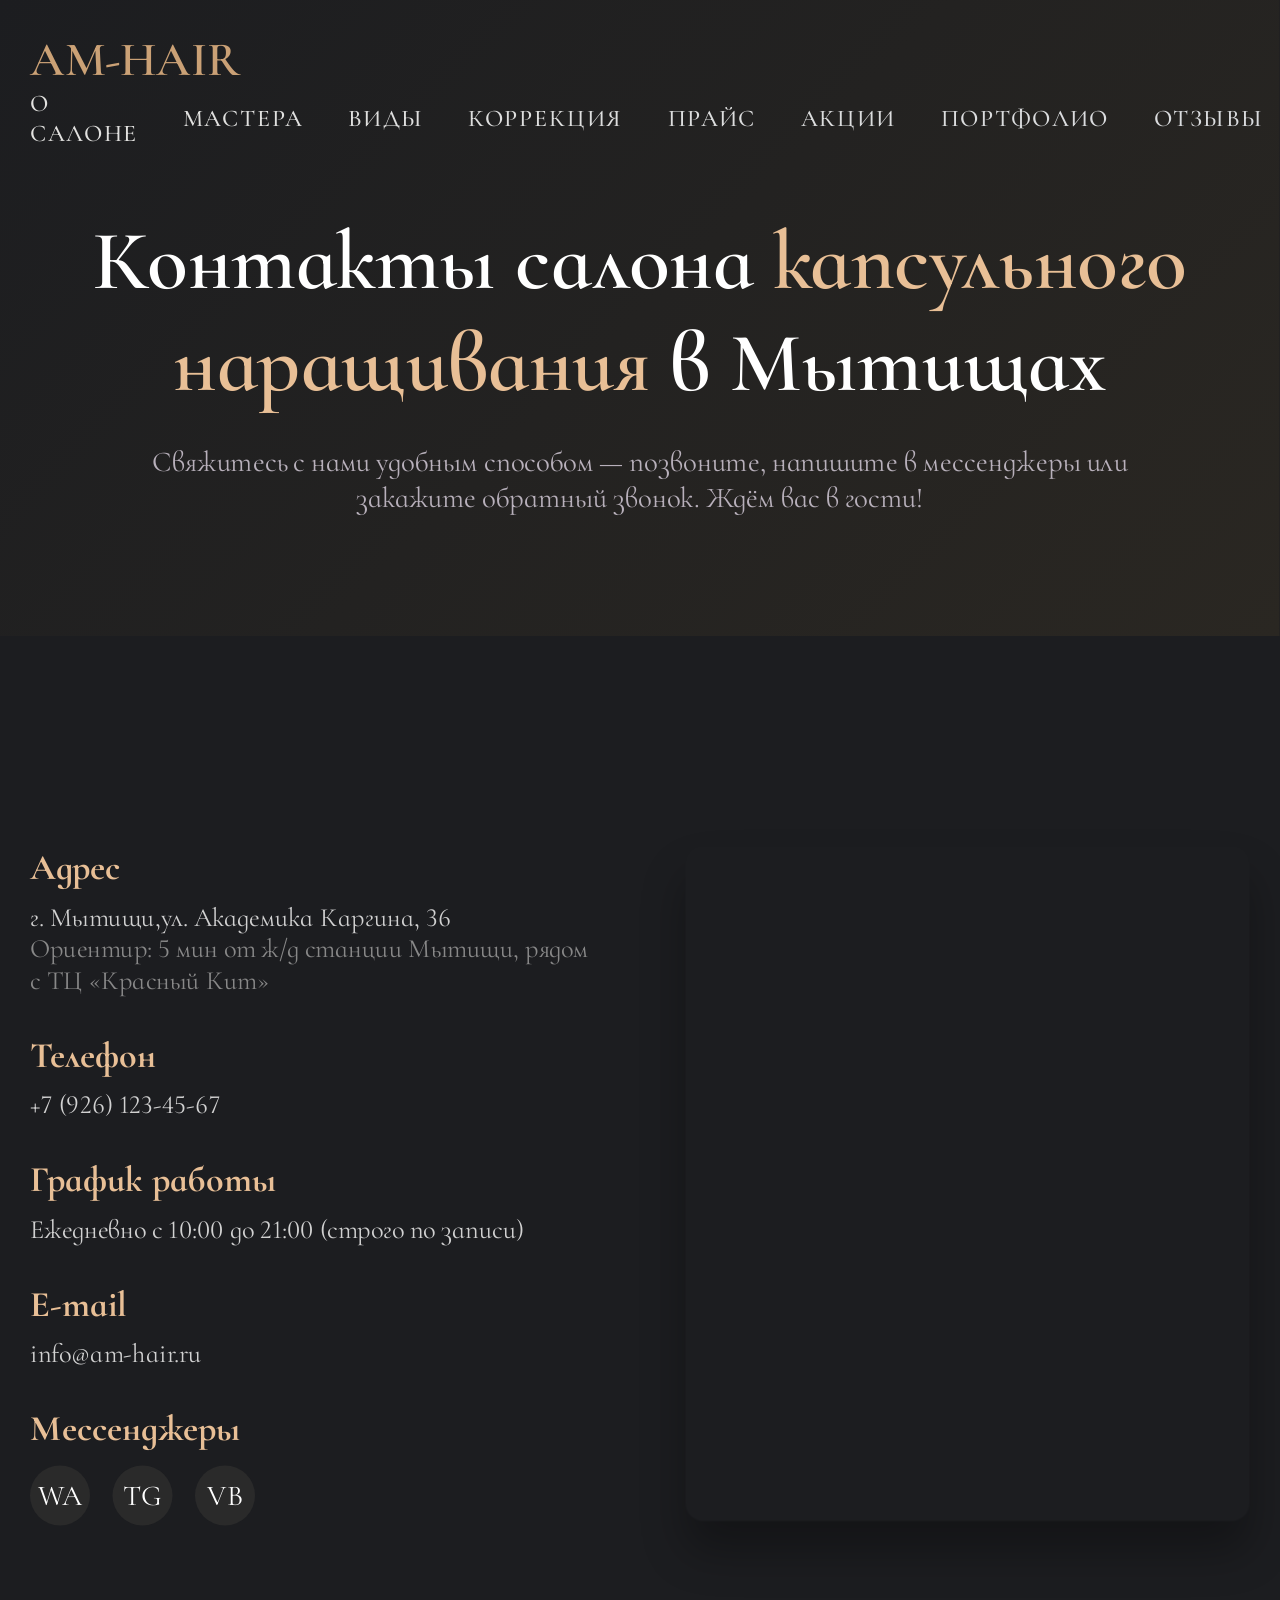
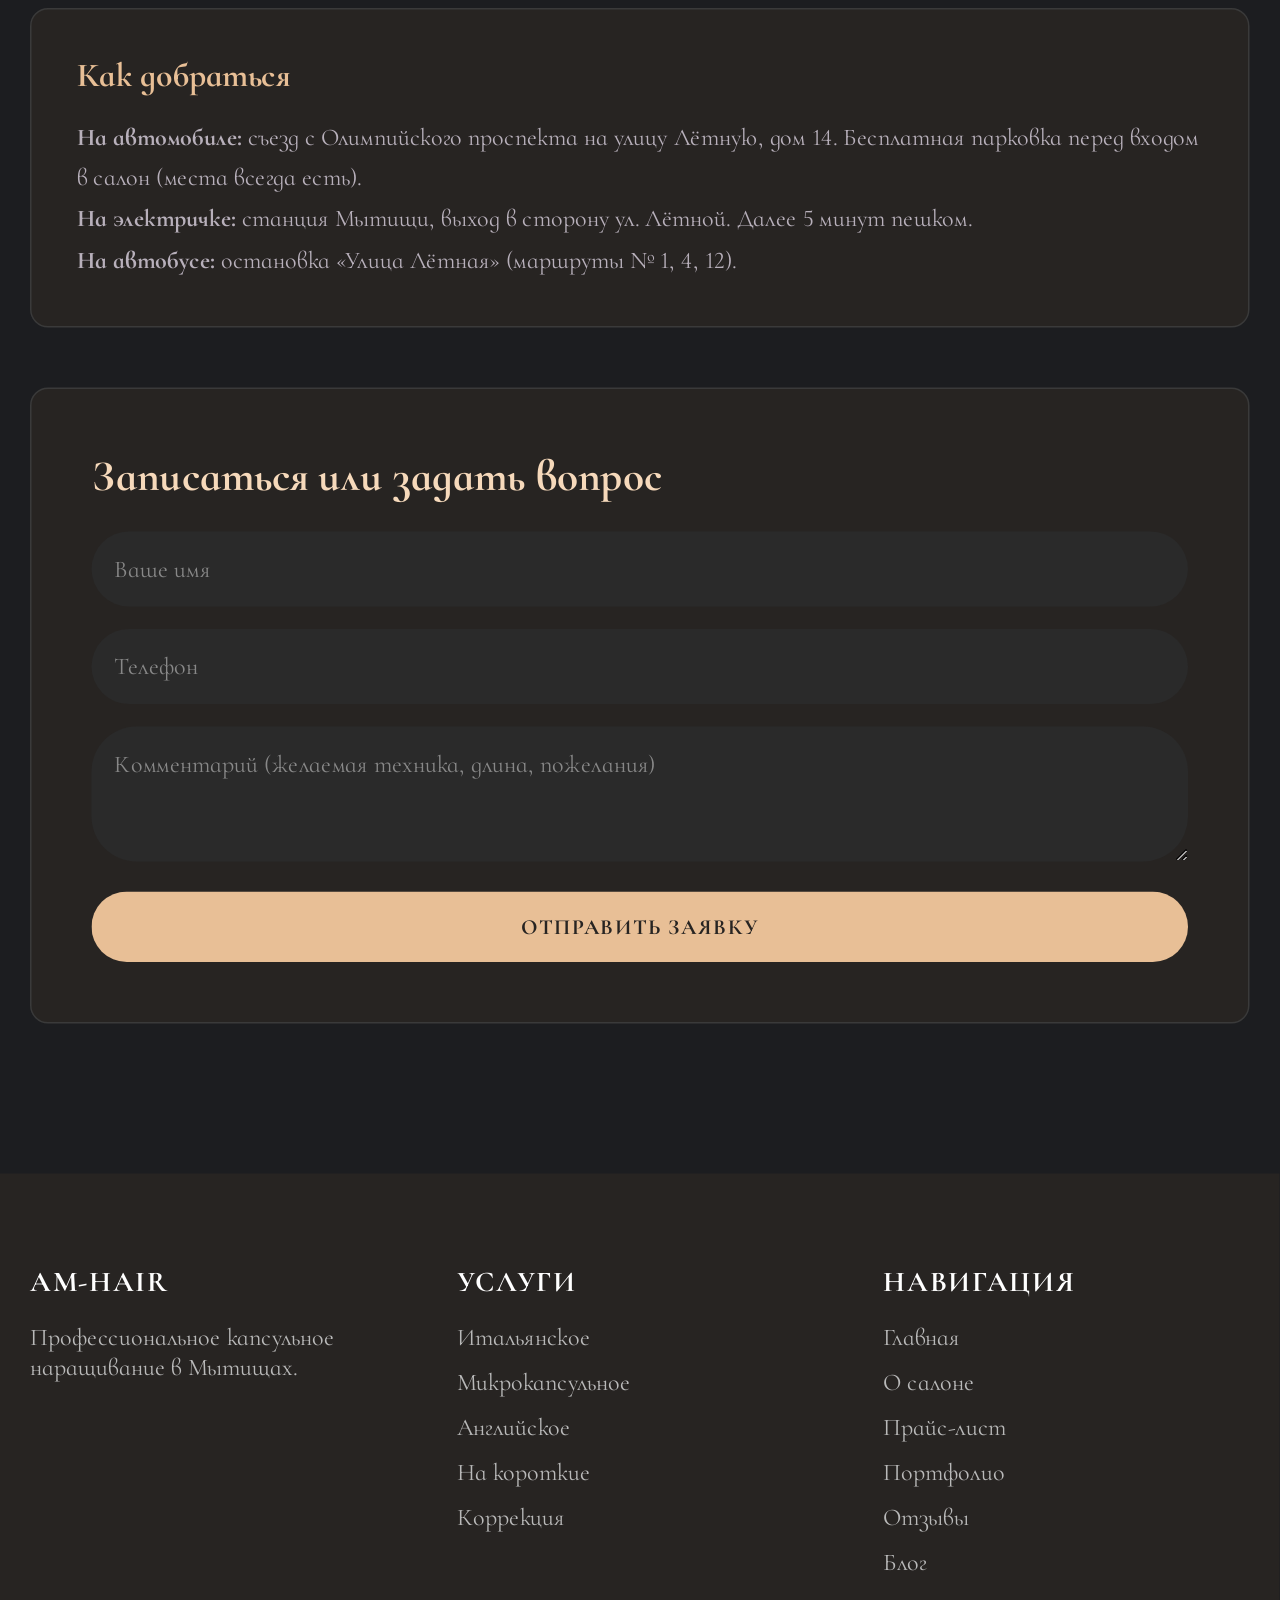
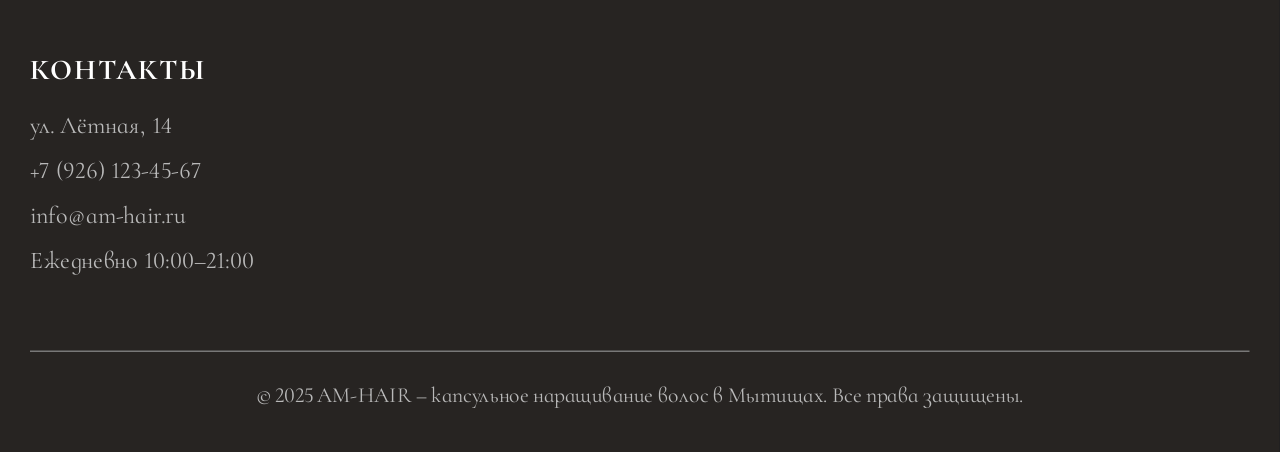
<file: contacts.html>
<!DOCTYPE html>
<html lang="ru">
<head>
  <meta charset="UTF-8">
  <meta name="viewport" content="width=device-width, initial-scale=1.0">
  <title>Контакты салона капсульного наращивания AM‑HAIR в Мытищах | Адрес, телефон, карта</title>
  <meta name="description" content="Адрес, телефон, карта салона капсульного наращивания волос AM‑HAIR в Мытищах. г. Мытищи,ул. Академика Каргина, 36. ☎ +7 (926) 123-45-67. Бесплатная парковка. Запишитесь онлайн.">
  <meta name="robots" content="index, follow">
  <link rel="canonical" href="https://am-hair.ru/contacts.html">
  <link rel="preconnect" href="https://fonts.googleapis.com">
  <link rel="preconnect" href="https://fonts.gstatic.com" crossorigin>
  <link href="https://fonts.googleapis.com/css2?family=Cormorant+Infant:ital,wght@0,300;0,400;0,500;0,600;0,700;1,300;1,400&display=swap" rel="stylesheet">
  <link href="https://unpkg.com/aos@2.3.1/dist/aos.css" rel="stylesheet">
  <link rel="stylesheet" href="style.css">
  <style>
    .hero-contacts {
      padding: 140px 0 80px;
      text-align: center;
      background: linear-gradient(135deg, #1c1d20 0%, #2a2722 100%);
    }
    .hero-contacts h1 {
      font-size: clamp(2.5rem, 5vw, 3.5rem);
      font-weight: 600;
      color: #fff;
      margin-bottom: 20px;
    }
    .hero-contacts h1 span {
      color: #e8bf96;
    }
    .hero-contacts p {
      font-size: 1.2rem;
      color: #b8b0bb;
      max-width: 700px;
      margin: 0 auto;
    }
    .contact-grid {
      display: grid;
      grid-template-columns: 1fr 1fr;
      gap: 60px;
      margin-top: 40px;
    }
    .contact-detail {
      margin-bottom: 25px;
    }
    .contact-detail h3 {
      font-size: 1.5rem;
      color: #e8bf96;
      margin-bottom: 8px;
    }
    .contact-detail p {
      font-size: 1.1rem;
      color: #d1d1d1;
    }
    .contact-detail a {
      color: #d1d1d1;
      text-decoration: none;
      transition: color 0.3s;
    }
    .contact-detail a:hover {
      color: #e8bf96;
    }
    .messenger-links {
      display: flex;
      gap: 15px;
      margin-top: 10px;
    }
    .messenger-links a {
      display: inline-flex;
      align-items: center;
      justify-content: center;
      width: 40px;
      height: 40px;
      background: #2a2a2a;
      border-radius: 50%;
      color: #fff;
      font-size: 1.2rem;
      transition: background 0.3s, color 0.3s;
    }
    .messenger-links a:hover {
      background: #e8bf96;
      color: #1c1d20;
    }
    .map-container {
      border-radius: 12px;
      overflow: hidden;
      box-shadow: 0 20px 30px rgba(0,0,0,0.3);
    }
    .map-container iframe {
      display: block;
      width: 100%;
      height: 450px;
      border: 0;
    }
    .form-contact {
      background: #272422;
      border-radius: 12px;
      padding: 40px;
      border: 1px solid #3a3a3a;
      margin-top: 40px;
    }
    .form-contact h3 {
      font-size: 1.8rem;
      color: #f6d9bb;
      margin-bottom: 20px;
    }
    .form-contact input,
    .form-contact textarea {
      width: 100%;
      padding: 15px;
      margin-bottom: 15px;
      border-radius: 30px;
      border: none;
      background: #2a2a2a;
      color: #fff;
      font-family: 'Cormorant Infant', serif;
      font-size: 1rem;
    }
    .form-contact input::placeholder,
    .form-contact textarea::placeholder {
      color: #888;
    }
    .form-contact button {
      width: 100%;
    }
    .route-info {
      background: #272422;
      border-radius: 12px;
      padding: 30px;
      margin-top: 30px;
      border: 1px solid #3a3a3a;
    }
    .route-info h3 {
      font-size: 1.4rem;
      color: #e8bf96;
      margin-bottom: 15px;
    }
    .route-info p {
      color: #b8b0bb;
      line-height: 1.7;
    }
    @media (max-width: 768px) {
      .contact-grid {
        grid-template-columns: 1fr;
        gap: 30px;
      }
    }
  </style>
</head>
<body>
  <!-- HEADER -->
  <header id="header">
    <div class="container header-inner">
      <a href="index.html" class="logo">AM-HAIR</a>
      <div class="burger" id="burger"><div></div><div></div><div></div></div>
            <nav class="nav" id="nav">
        <a href="about.html">О салоне</a>
        <a href="masters.html">Мастера</a>
        <a href="types.html">Виды</a>
        <a href="correction.html">Коррекция</a>
        <a href="price.html">Прайс</a>
        <a href="promo.html">Акции</a>
        <a href="portfolio.html">Портфолио</a>
        <a href="reviews.html">Отзывы</a>
        <a href="faq.html">FAQ</a>
        <a href="blog.html">Блог</a>
        <a href="contacts.html">Контакты</a>
      </nav>
    </div>
  </header>

  <main>
    <!-- Hero -->
    <section class="hero-contacts">
      <div class="container" data-aos="fade-up">
        <h1>Контакты салона <span>капсульного наращивания</span> в Мытищах</h1>
        <p>Свяжитесь с нами удобным способом — позвоните, напишите в мессенджеры или закажите обратный звонок. Ждём вас в гости!</p>
      </div>
    </section>

    <!-- Основной контент -->
    <section class="section-padding">
      <div class="container">
        <div class="contact-grid">
          <!-- Левая колонка: контакты -->
          <div data-aos="fade-right">
            <div class="contact-detail">
              <h3>Адрес</h3>
              <p>г. Мытищи,ул. Академика Каргина, 36</p>
              <p style="color:#888;">Ориентир: 5 мин от ж/д станции Мытищи, рядом с ТЦ «Красный Кит»</p>
            </div>
            <div class="contact-detail">
              <h3>Телефон</h3>
              <p><a href="tel:+79261234567">+7 (926) 123-45-67</a></p>
            </div>
            <div class="contact-detail">
              <h3>График работы</h3>
              <p>Ежедневно с 10:00 до 21:00 (строго по записи)</p>
            </div>
            <div class="contact-detail">
              <h3>E‑mail</h3>
              <p><a href="mailto:info@am-hair.ru">info@am-hair.ru</a></p>
            </div>
            <div class="contact-detail">
              <h3>Мессенджеры</h3>
              <div class="messenger-links">
                <a href="https://wa.me/79261234567" target="_blank" rel="noopener" title="WhatsApp">WA</a>
                <a href="https://t.me/amhair" target="_blank" rel="noopener" title="Telegram">TG</a>
                <a href="viber://chat?number=79261234567" target="_blank" rel="noopener" title="Viber">VB</a>
              </div>
            </div>
          </div>
          <!-- Правая колонка: карта -->
          <div data-aos="fade-left">
            <div class="map-container">
              <iframe src="https://yandex.ru/map-widget/v1/?ll=37.7387%2C55.9095&z=15&pt=37.7387,55.9095,pm2rdm"></iframe>
            </div>
          </div>
        </div>

        <!-- Как добраться -->
        <div class="route-info" data-aos="fade-up">
          <h3>Как добраться</h3>
          <p><strong>На автомобиле:</strong> съезд с Олимпийского проспекта на улицу Лётную, дом 14. Бесплатная парковка перед входом в салон (места всегда есть).</p>
          <p><strong>На электричке:</strong> станция Мытищи, выход в сторону ул. Лётной. Далее 5 минут пешком.</p>
          <p><strong>На автобусе:</strong> остановка «Улица Лётная» (маршруты № 1, 4, 12).</p>
        </div>

        <!-- Форма обратной связи -->
        <div class="form-contact" data-aos="fade-up" id="form">
          <h3>Записаться или задать вопрос</h3>
          <form action="#" method="post" onsubmit="alert('Спасибо! Ваша заявка отправлена. Мы свяжемся с вами в ближайшее время.'); return false;">
            <input type="text" name="name" placeholder="Ваше имя" required>
            <input type="tel" name="phone" placeholder="Телефон" required>
            <textarea name="message" placeholder="Комментарий (желаемая техника, длина, пожелания)" rows="3"></textarea>
            <button type="submit" class="btn btn-primary">Отправить заявку</button>
          </form>
        </div>
      </div>
    </section>
  </main>

  <!-- FOOTER -->
  <footer>
    <div class="container">
      <div class="footer-grid">
        <div><h4>AM-HAIR</h4><p>Профессиональное капсульное наращивание в Мытищах.</p></div>
        <div><h4>Услуги</h4><a href="types.html">Итальянское</a><a href="types.html">Микрокапсульное</a><a href="types.html">Английское</a><a href="types.html">На короткие</a><a href="types.html">Коррекция</a></div>
        <div><h4>Навигация</h4><a href="index.html">Главная</a><a href="about.html">О салоне</a><a href="price.html">Прайс-лист</a><a href="portfolio.html">Портфолио</a><a href="reviews.html">Отзывы</a><a href="blog.html">Блог</a></div>
        <div><h4>Контакты</h4><p>ул. Лётная, 14</p><p>+7 (926) 123-45-67</p><p>info@am-hair.ru</p><p>Ежедневно 10:00–21:00</p></div>
      </div>
      <div class="copyright">© 2025 AM-HAIR – капсульное наращивание волос в Мытищах. Все права защищены.</div>
    </div>
  </footer>

  <div class="scroll-top" id="scrollTop">↑</div>

  <!-- JSON-LD микроразметка LocalBusiness -->
  <script type="application/ld+json">
    {
      "@context": "https://schema.org",
      "@type": "HairSalon",
      "name": "AM-HAIR – капсульное наращивание волос в Мытищах",
      "image": "https://am-hair.ru/logo.png",
      "@id": "https://am-hair.ru/",
      "url": "https://am-hair.ru/",
      "telephone": "+7 (926) 123-45-67",
      "email": "info@am-hair.ru",
      "address": {
        "@type": "PostalAddress",
        "streetAddress": "ул. Лётная, д. 14, корп. 1",
        "addressLocality": "Мытищи",
        "postalCode": "141008",
        "addressCountry": "RU"
      },
      "geo": {
        "@type": "GeoCoordinates",
        "latitude": 55.9095,
        "longitude": 37.7387
      },
      "openingHoursSpecification": [
        {
          "@type": "OpeningHoursSpecification",
          "dayOfWeek": ["Monday","Tuesday","Wednesday","Thursday","Friday","Saturday","Sunday"],
          "opens": "10:00",
          "closes": "21:00"
        }
      ],
      "priceRange": "от 2500 ₽ до 16000 ₽",
      "sameAs": [
        "https://wa.me/79261234567",
        "https://t.me/amhair"
      ]
    }
  </script>

  <script src="https://unpkg.com/aos@2.3.1/dist/aos.js"></script>
  <script>
    AOS.init({duration:800, once:true, offset:100, easing:'ease-in-out'});

    // Mobile menu toggle
    const burger = document.getElementById('burger');
    if(burger) {
      burger.addEventListener('click', function() {
        document.getElementById('nav').classList.toggle('active');
      });
    }

    // Smooth scroll for internal links
    document.querySelectorAll('a[href^="#"]').forEach(anchor => {
      anchor.addEventListener('click', function (e) {
        e.preventDefault();
        const target = document.querySelector(this.getAttribute('href'));
        if(target) {
          target.scrollIntoView({ behavior: 'smooth' });
          document.getElementById('nav').classList.remove('active');
        }
      });
    });

    // Scroll to top
    const scrollTop = document.getElementById('scrollTop');
    window.addEventListener('scroll', () => {
      scrollTop.classList.toggle('show', window.scrollY > 600);
    });
    scrollTop.addEventListener('click', () => {
      window.scrollTo({ top: 0, behavior: 'smooth' });
    });

    // Sticky header
    const header = document.getElementById('header');
    window.addEventListener('scroll', function() {
      header.classList.toggle('scrolled', window.scrollY > 50);
    });
  </script>
</body>
</html>
</file>
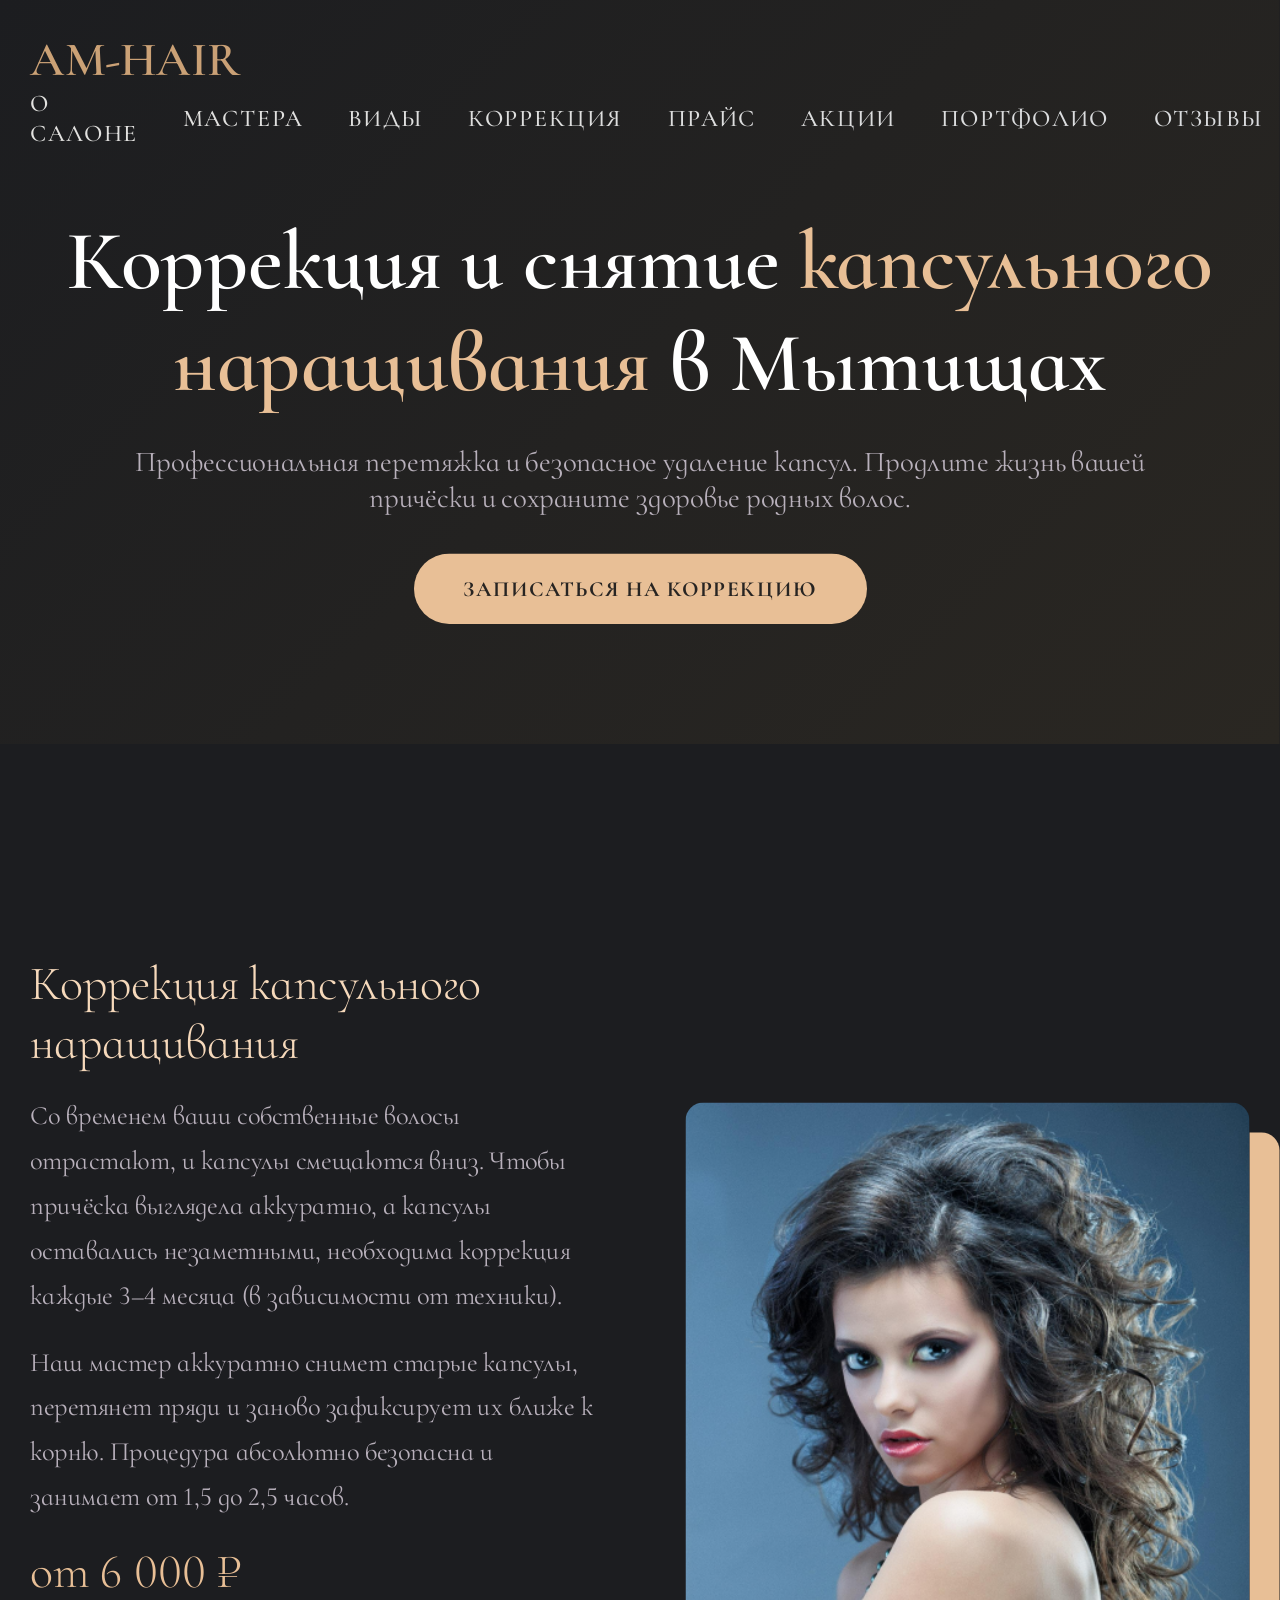
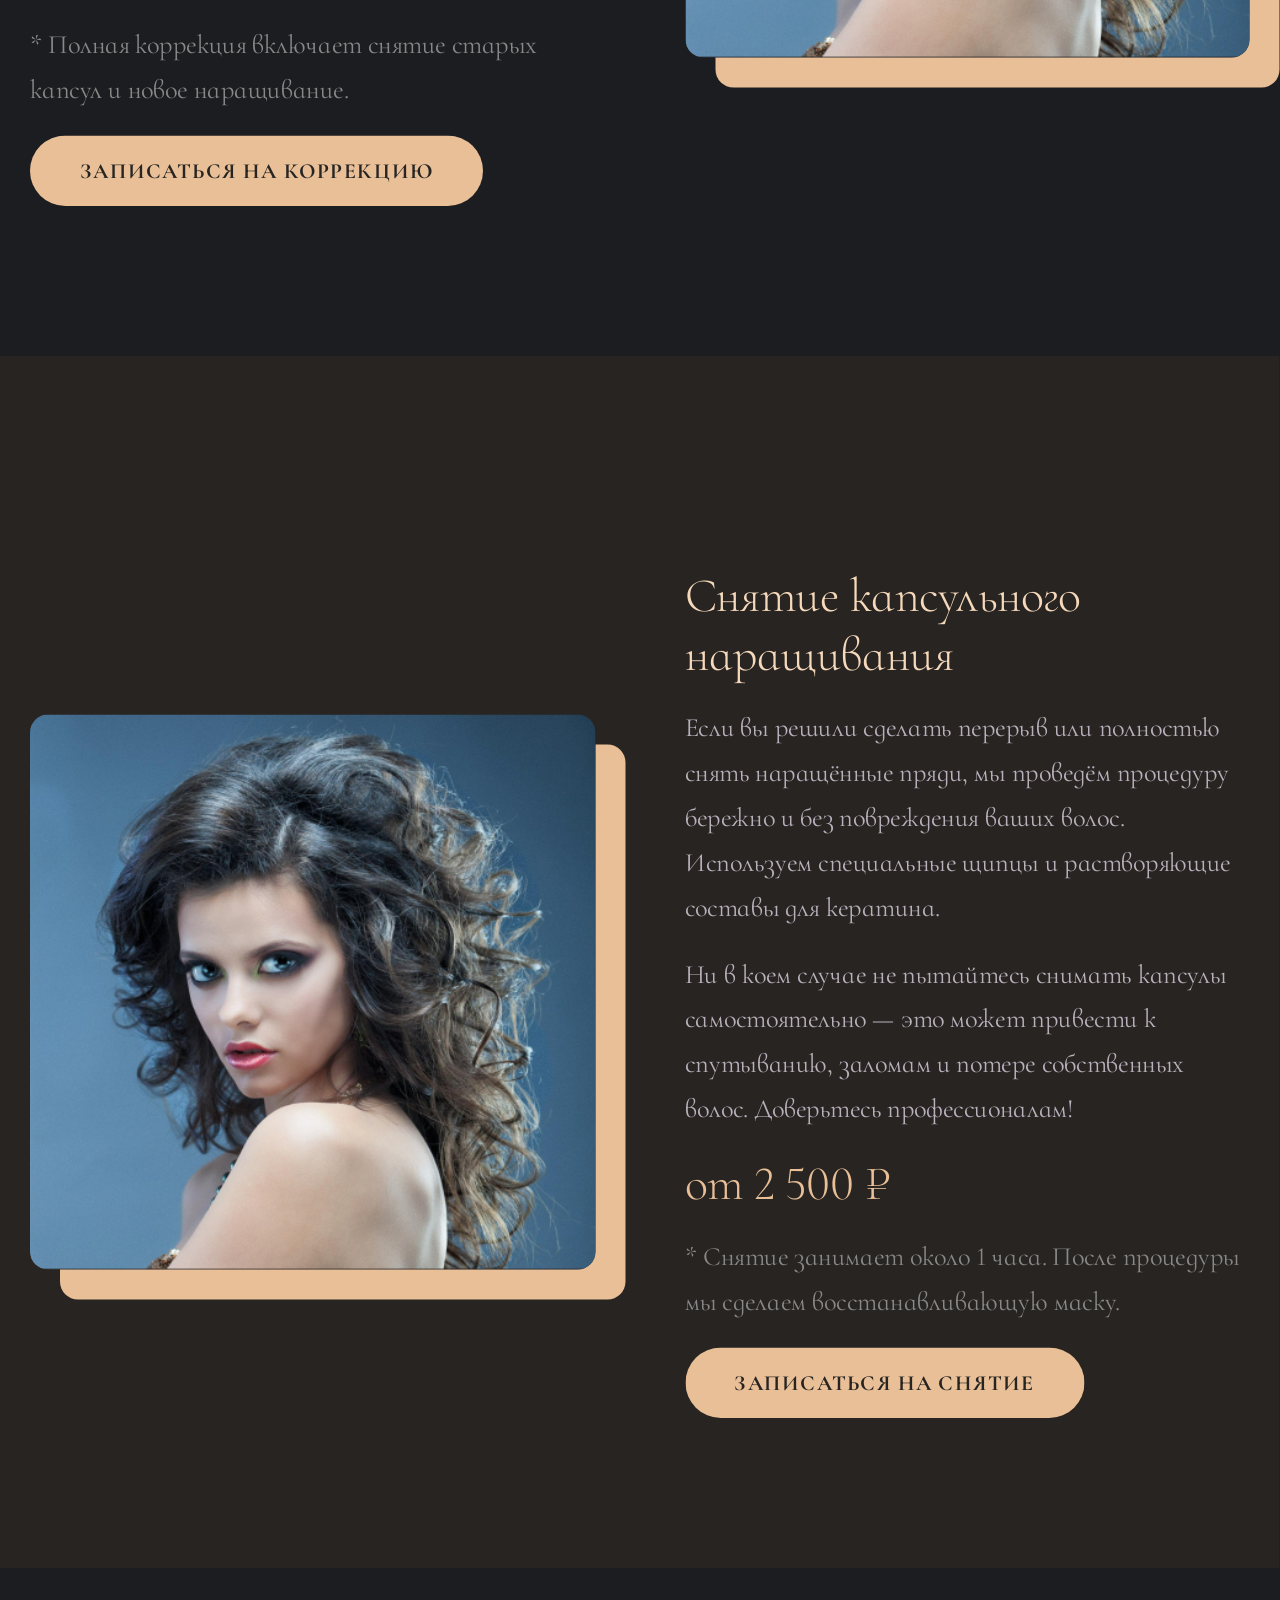
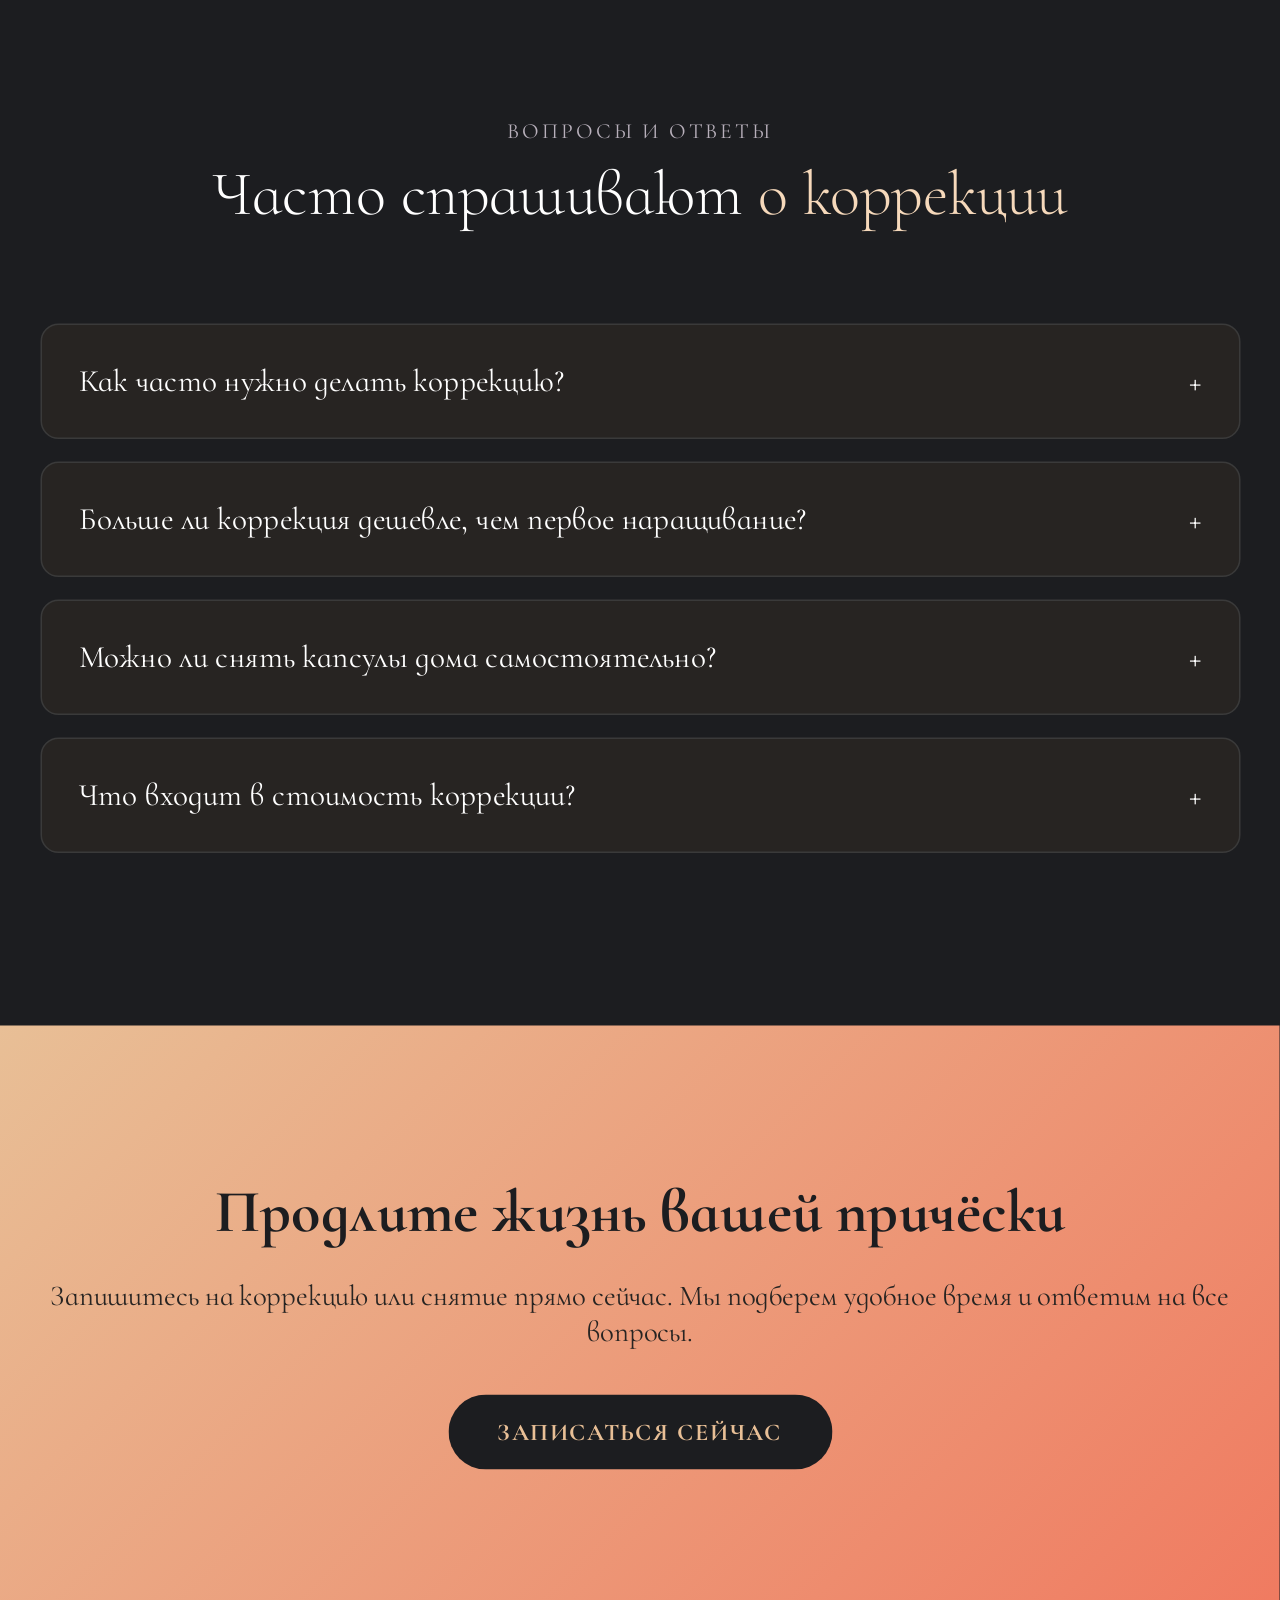
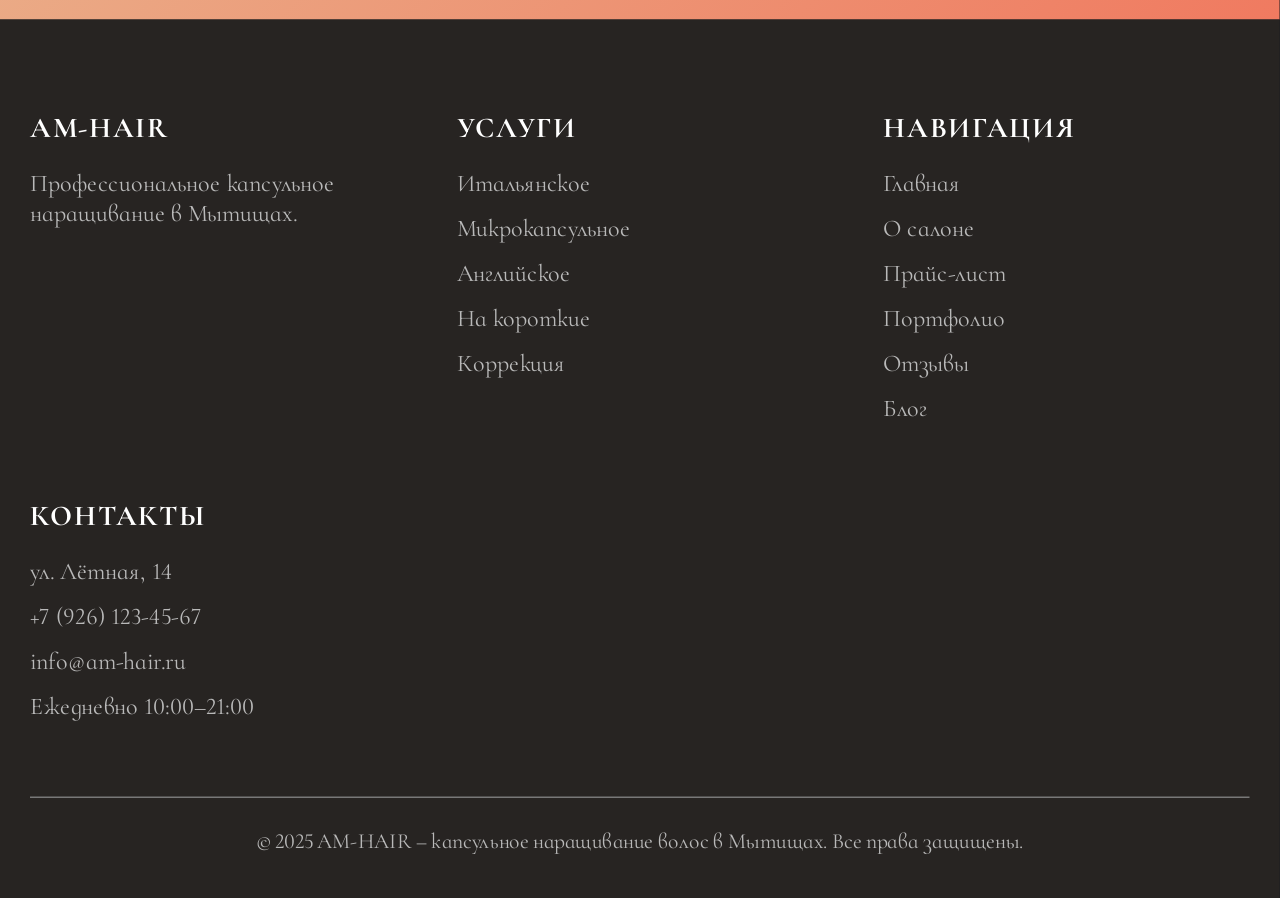
<file: correction.html>
<!DOCTYPE html>
<html lang="ru">
<head>
  <meta charset="UTF-8">
  <meta name="viewport" content="width=device-width, initial-scale=1.0">
  <title>Коррекция и снятие капсульного наращивания в Мытищах | AM‑HAIR</title>
  <meta name="description" content="Коррекция и снятие капсульного наращивания волос в Мытищах. Перетяжка капсул, безопасное удаление, восстановление причёски. Цены от 2 500 ₽. Запись онлайн.">
  <meta name="robots" content="index, follow">
  <link rel="canonical" href="https://am-hair.ru/correction.html">
  <link rel="preconnect" href="https://fonts.googleapis.com">
  <link rel="preconnect" href="https://fonts.gstatic.com" crossorigin>
  <link href="https://fonts.googleapis.com/css2?family=Cormorant+Infant:ital,wght@0,300;0,400;0,500;0,600;0,700;1,300;1,400&display=swap" rel="stylesheet">
  <link href="https://unpkg.com/aos@2.3.1/dist/aos.css" rel="stylesheet">
  <link rel="stylesheet" href="style.css">
  <style>
    .hero-correction {
      padding: 140px 0 80px;
      text-align: center;
      background: linear-gradient(135deg, #1c1d20 0%, #2a2722 100%);
    }
    .hero-correction h1 {
      font-size: clamp(2.5rem, 5vw, 3.5rem);
      font-weight: 600;
      color: #fff;
      margin-bottom: 20px;
    }
    .hero-correction h1 span {
      color: #e8bf96;
    }
    .hero-correction p {
      font-size: 1.2rem;
      color: #b8b0bb;
      max-width: 700px;
      margin: 0 auto;
    }
    .method-details {
      display: grid;
      grid-template-columns: 1fr 1fr;
      gap: 60px;
      align-items: center;
      margin-top: 40px;
    }
    .method-details img {
      border-radius: 12px;
      box-shadow: 20px 20px 0 #e8bf96;
      width: 100%;
    }
    .method-text h3 {
      font-size: 2rem;
      font-weight: 300;
      color: #f6d9bb;
      margin-bottom: 15px;
    }
    .method-text p {
      font-size: 1.1rem;
      line-height: 1.7;
      color: #b8b0bb;
      margin-bottom: 15px;
    }
    .method-text .price-tag {
      font-size: 2rem;
      font-weight: 300;
      color: #e8bf96;
      margin: 15px 0;
    }
    @media (max-width: 768px) {
      .method-details {
        grid-template-columns: 1fr;
        gap: 30px;
      }
    }
  </style>
</head>
<body>
  <!-- HEADER -->
  <header id="header">
    <div class="container header-inner">
      <a href="index.html" class="logo">AM-HAIR</a>
      <div class="burger" id="burger"><div></div><div></div><div></div></div>
            <nav class="nav" id="nav">
        <a href="about.html">О салоне</a>
        <a href="masters.html">Мастера</a>
        <a href="types.html">Виды</a>
        <a href="correction.html">Коррекция</a>
        <a href="price.html">Прайс</a>
        <a href="promo.html">Акции</a>
        <a href="portfolio.html">Портфолио</a>
        <a href="reviews.html">Отзывы</a>
        <a href="faq.html">FAQ</a>
        <a href="blog.html">Блог</a>
        <a href="contacts.html">Контакты</a>
      </nav>
    </div>
  </header>

  <main>
    <!-- Hero -->
    <section class="hero-correction">
      <div class="container" data-aos="fade-up">
        <h1>Коррекция и снятие <span>капсульного наращивания</span> в Мытищах</h1>
        <p>Профессиональная перетяжка и безопасное удаление капсул. Продлите жизнь вашей причёски и сохраните здоровье родных волос.</p>
        <a href="#form" class="btn btn-primary" style="margin-top:25px;">Записаться на коррекцию</a>
      </div>
    </section>

    <!-- Коррекция (описание) -->
    <section class="section-padding">
      <div class="container">
        <div class="method-details">
          <div class="method-text" data-aos="fade-right">
            <h3>Коррекция капсульного наращивания</h3>
            <p>Со временем ваши собственные волосы отрастают, и капсулы смещаются вниз. Чтобы причёска выглядела аккуратно, а капсулы оставались незаметными, необходима коррекция каждые 3–4 месяца (в зависимости от техники).</p>
            <p>Наш мастер аккуратно снимет старые капсулы, перетянет пряди и заново зафиксирует их ближе к корню. Процедура абсолютно безопасна и занимает от 1,5 до 2,5 часов.</p>
            <div class="price-tag">от 6 000 ₽</div>
            <p style="color:#888;">* Полная коррекция включает снятие старых капсул и новое наращивание.</p>
            <a href="contacts.html" class="btn btn-primary">Записаться на коррекцию</a>
          </div>
          <div class="method-image" data-aos="fade-left">
            <img src="img/_277130.png" alt="Коррекция капсульного наращивания в Мытищах">
          </div>
        </div>
      </div>
    </section>

    <!-- Снятие -->
    <section class="section-padding" style="background:#272422;">
      <div class="container">
        <div class="method-details">
          <div class="method-image" data-aos="fade-right">
            <img src="img/_277130.png" alt="Снятие капсульного наращивания в Мытищах">
          </div>
          <div class="method-text" data-aos="fade-left">
            <h3>Снятие капсульного наращивания</h3>
            <p>Если вы решили сделать перерыв или полностью снять наращённые пряди, мы проведём процедуру бережно и без повреждения ваших волос. Используем специальные щипцы и растворяющие составы для кератина.</p>
            <p>Ни в коем случае не пытайтесь снимать капсулы самостоятельно — это может привести к спутыванию, заломам и потере собственных волос. Доверьтесь профессионалам!</p>
            <div class="price-tag">от 2 500 ₽</div>
            <p style="color:#888;">* Снятие занимает около 1 часа. После процедуры мы сделаем восстанавливающую маску.</p>
            <a href="contacts.html" class="btn btn-primary">Записаться на снятие</a>
          </div>
        </div>
      </div>
    </section>

    <!-- Часто задаваемые вопросы по коррекции и снятию -->
    <section class="section-padding">
      <div class="container">
        <div class="section-header" data-aos="fade-up">
          <div class="label">Вопросы и ответы</div>
          <h2>Часто спрашивают <span>о коррекции</span></h2>
        </div>
        <div class="faq-list" style="max-width:800px; margin:0 auto;">
          <div class="faq-item" data-aos="fade-up">
            <div class="faq-question">Как часто нужно делать коррекцию? <span class="faq-icon">+</span></div>
            <div class="faq-answer">Оптимально – каждые 3–4 месяца, в зависимости от скорости роста ваших волос и техники наращивания. Мастер предупредит вас заранее, когда пора записаться.</div>
          </div>
          <div class="faq-item" data-aos="fade-up">
            <div class="faq-question">Больше ли коррекция дешевле, чем первое наращивание? <span class="faq-icon">+</span></div>
            <div class="faq-answer">Да, коррекция стоит дешевле, так как не требует покупки новых волос, если старые пряди в хорошем состоянии. Мы перетягиваем ваши же волосы.</div>
          </div>
          <div class="faq-item" data-aos="fade-up">
            <div class="faq-question">Можно ли снять капсулы дома самостоятельно? <span class="faq-icon">+</span></div>
            <div class="faq-answer">Категорически не рекомендуем. Домашние методы часто портят структуру донорских прядей и травмируют родные волосы. Доверьте снятие мастеру – это быстро и безопасно.</div>
          </div>
          <div class="faq-item" data-aos="fade-up">
            <div class="faq-question">Что входит в стоимость коррекции? <span class="faq-icon">+</span></div>
            <div class="faq-answer">В цену включены: снятие старых капсул, расчёсывание и перетяжка прядей, формирование новых капсул и их фиксация. Также мы делаем лёгкую укладку и даём рекомендации по уходу.</div>
          </div>
        </div>
      </div>
    </section>

    <!-- Призыв к действию -->
    <section class="section-padding" style="background: linear-gradient(135deg, #e8bf96, #f07a60);">
      <div class="container" style="text-align:center;" data-aos="zoom-in">
        <h2 style="color:#1c1d20; font-size:2.5rem; margin-bottom:20px;">Продлите жизнь вашей причёски</h2>
        <p style="color:#272422; font-size:1.2rem; margin-bottom:30px;">Запишитесь на коррекцию или снятие прямо сейчас. Мы подберем удобное время и ответим на все вопросы.</p>
        <a href="contacts.html" class="btn btn-primary" style="background:#1c1d20; color:#e8bf96; font-size:1rem;">Записаться сейчас</a>
      </div>
    </section>
  </main>

  <!-- FOOTER -->
  <footer>
    <div class="container">
      <div class="footer-grid">
        <div><h4>AM-HAIR</h4><p>Профессиональное капсульное наращивание в Мытищах.</p></div>
        <div><h4>Услуги</h4><a href="types.html">Итальянское</a><a href="types.html">Микрокапсульное</a><a href="types.html">Английское</a><a href="types.html">На короткие</a><a href="correction.html">Коррекция</a></div>
        <div><h4>Навигация</h4><a href="index.html">Главная</a><a href="about.html">О салоне</a><a href="price.html">Прайс-лист</a><a href="portfolio.html">Портфолио</a><a href="reviews.html">Отзывы</a><a href="blog.html">Блог</a></div>
        <div><h4>Контакты</h4><p>ул. Лётная, 14</p><p>+7 (926) 123-45-67</p><p>info@am-hair.ru</p><p>Ежедневно 10:00–21:00</p></div>
      </div>
      <div class="copyright">© 2025 AM-HAIR – капсульное наращивание волос в Мытищах. Все права защищены.</div>
    </div>
  </footer>

  <div class="scroll-top" id="scrollTop">↑</div>

  <!-- JSON-LD микроразметка для услуг коррекции и снятия -->
  <script type="application/ld+json">
    {
      "@context": "https://schema.org",
      "@type": "Service",
      "name": "Коррекция капсульного наращивания",
      "description": "Профессиональная коррекция капсульного наращивания волос в Мытищах. Перетяжка прядей, снятие старых капсул и новая фиксация.",
      "provider": {
        "@type": "HairSalon",
        "name": "AM-HAIR"
      },
      "offers": {
        "@type": "Offer",
        "price": "6000",
        "priceCurrency": "RUB"
      }
    }
  </script>
  <script type="application/ld+json">
    {
      "@context": "https://schema.org",
      "@type": "Service",
      "name": "Снятие капсульного наращивания",
      "description": "Бережное удаление капсул с использованием профессиональных щипцов и растворяющих составов.",
      "provider": {
        "@type": "HairSalon",
        "name": "AM-HAIR"
      },
      "offers": {
        "@type": "Offer",
        "price": "2500",
        "priceCurrency": "RUB"
      }
    }
  </script>

  <script src="https://unpkg.com/aos@2.3.1/dist/aos.js"></script>
  <script>
    AOS.init({duration:800, once:true, offset:100, easing:'ease-in-out'});

    // Mobile menu toggle
    const burger = document.getElementById('burger');
    if(burger) {
      burger.addEventListener('click', function() {
        document.getElementById('nav').classList.toggle('active');
      });
    }

    // Smooth scroll for internal links
    document.querySelectorAll('a[href^="#"]').forEach(anchor => {
      anchor.addEventListener('click', function (e) {
        e.preventDefault();
        const target = document.querySelector(this.getAttribute('href'));
        if(target) {
          target.scrollIntoView({ behavior: 'smooth' });
          document.getElementById('nav').classList.remove('active');
        }
      });
    });

    // Scroll to top
    const scrollTop = document.getElementById('scrollTop');
    window.addEventListener('scroll', () => {
      scrollTop.classList.toggle('show', window.scrollY > 600);
    });
    scrollTop.addEventListener('click', () => {
      window.scrollTo({ top: 0, behavior: 'smooth' });
    });

    // Sticky header
    const header = document.getElementById('header');
    window.addEventListener('scroll', function() {
      header.classList.toggle('scrolled', window.scrollY > 50);
    });

    // FAQ toggle
    document.querySelectorAll('.faq-item').forEach(item => {
      item.addEventListener('click', () => {
        item.classList.toggle('active');
        const icon = item.querySelector('.faq-icon');
        if (icon) icon.textContent = item.classList.contains('active') ? '−' : '+';
      });
    });
  </script>
</body>
</html>
</file>
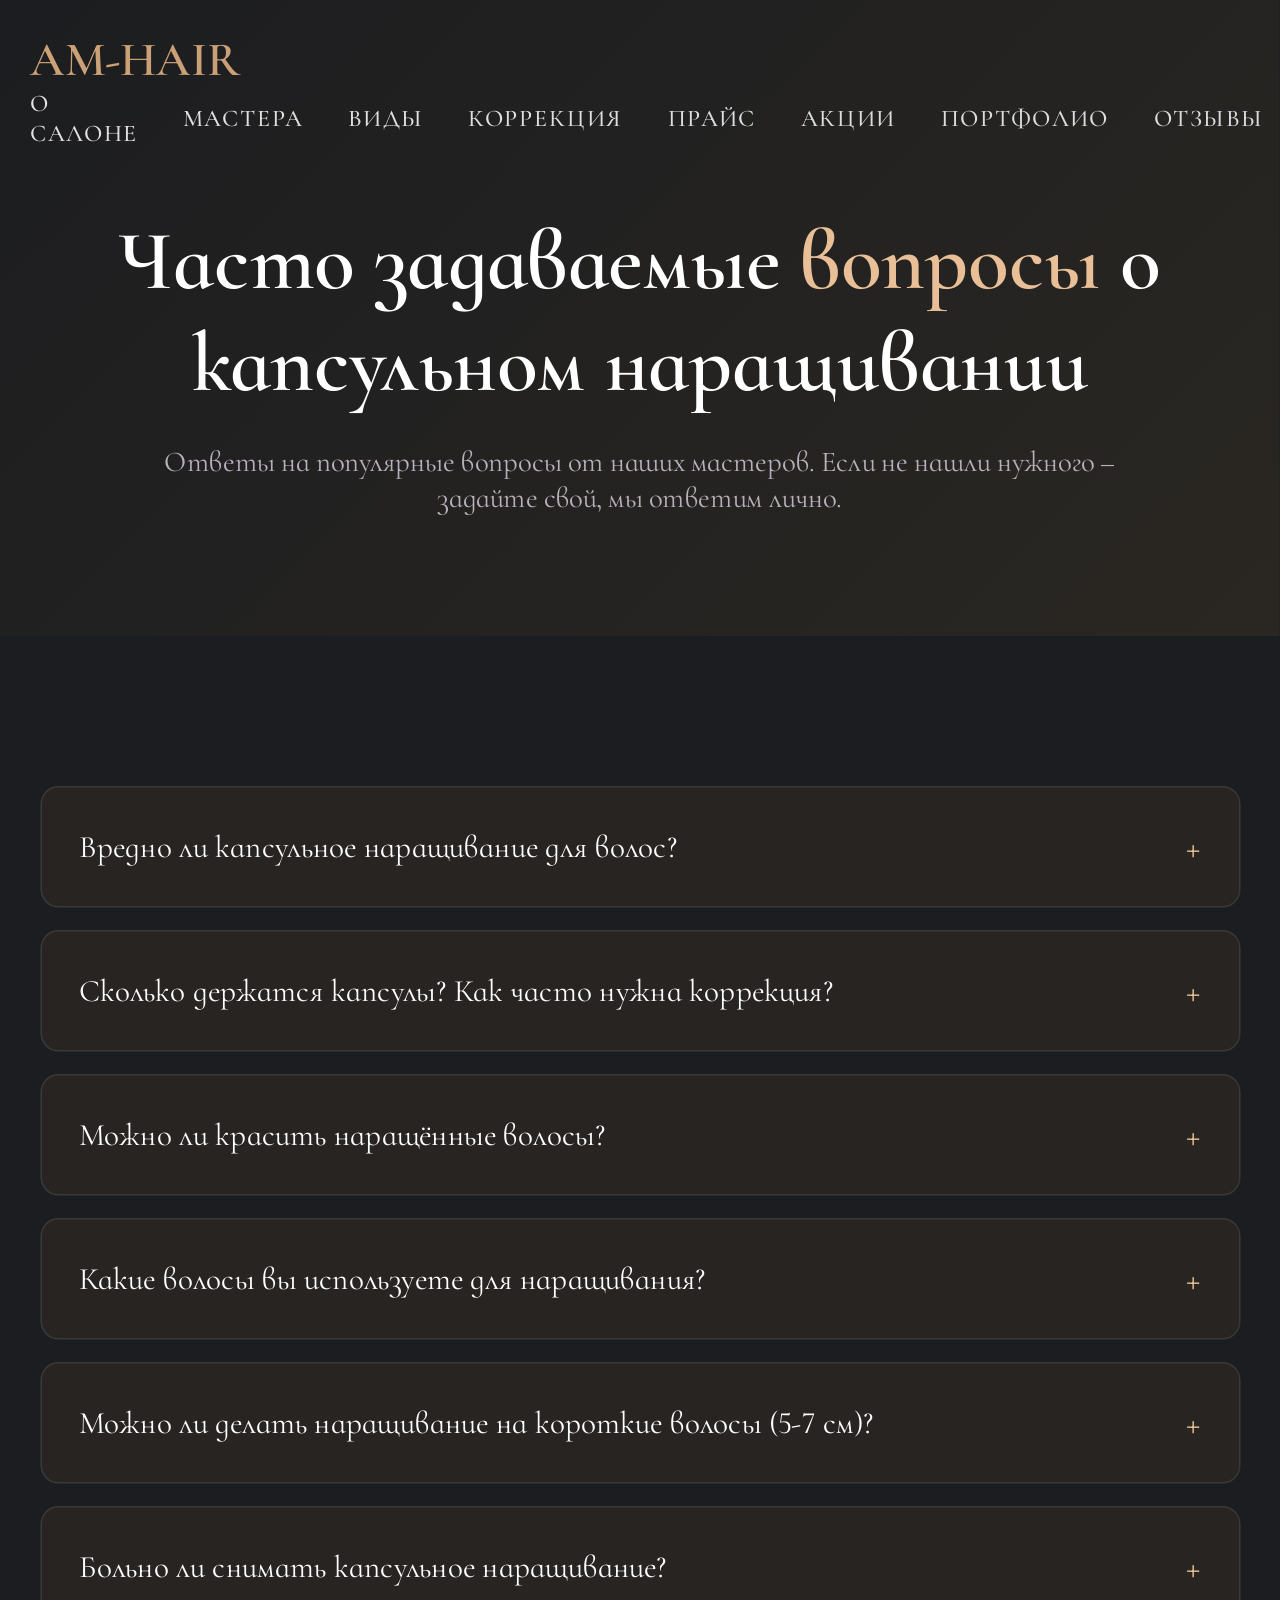
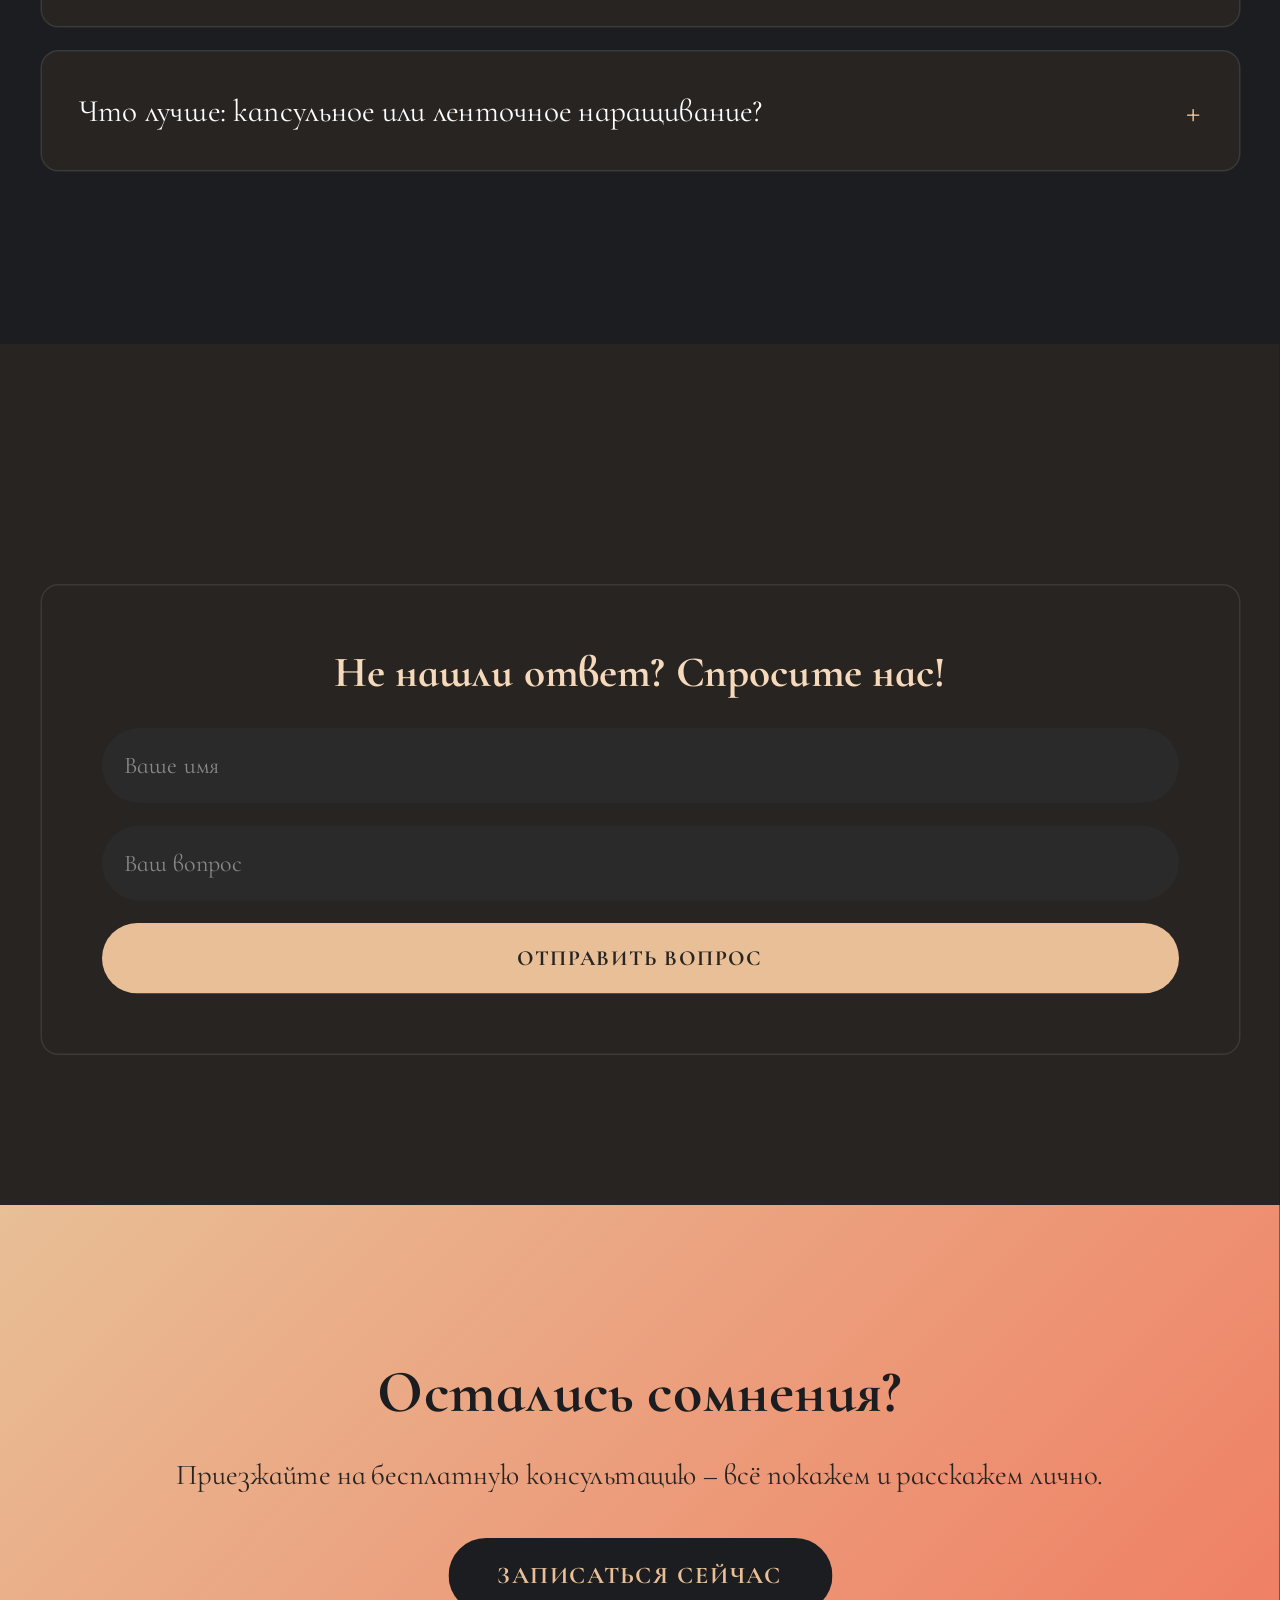
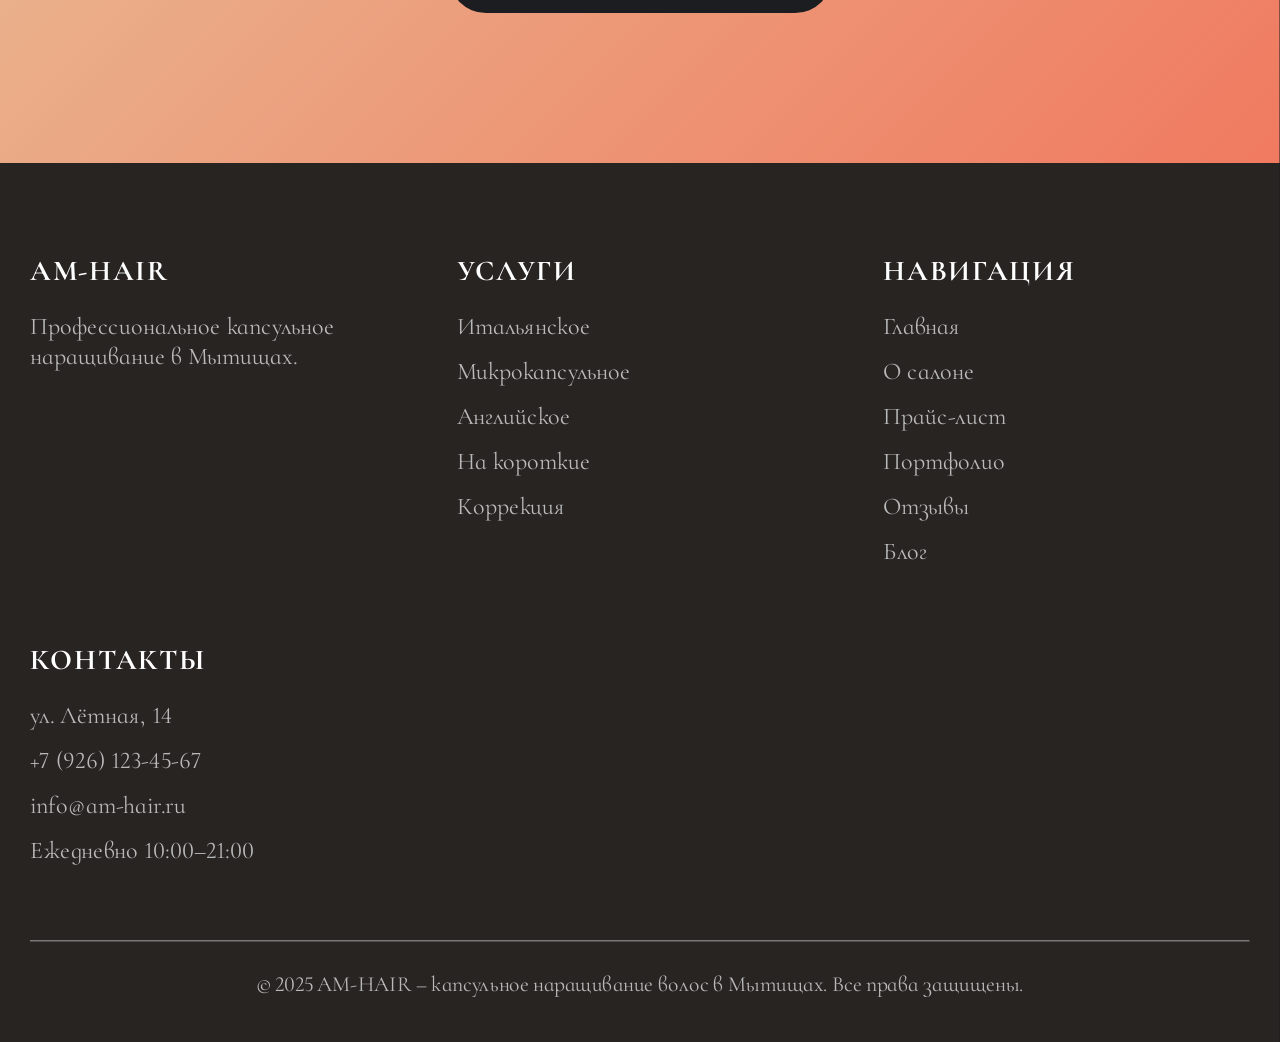
<file: faq.html>
<!DOCTYPE html>
<html lang="ru">
<head>
  <meta charset="UTF-8">
  <meta name="viewport" content="width=device-width, initial-scale=1.0">
  <title>Часто задаваемые вопросы о капсульном наращивании в Мытищах | AM‑HAIR</title>
  <meta name="description" content="FAQ по капсульному наращиванию волос в Мытищах. Ответы на вопросы: вредно ли, сколько держатся капсулы, можно ли красить, какие волосы используются. Задайте свой вопрос мастеру.">
  <meta name="robots" content="index, follow">
  <link rel="canonical" href="https://am-hair.ru/faq.html">
  <link rel="preconnect" href="https://fonts.googleapis.com">
  <link rel="preconnect" href="https://fonts.gstatic.com" crossorigin>
  <link href="https://fonts.googleapis.com/css2?family=Cormorant+Infant:ital,wght@0,300;0,400;0,500;0,600;0,700;1,300;1,400&display=swap" rel="stylesheet">
  <link href="https://unpkg.com/aos@2.3.1/dist/aos.css" rel="stylesheet">
  <link rel="stylesheet" href="style.css">
  <style>
    .hero-faq {
      padding: 140px 0 80px;
      text-align: center;
      background: linear-gradient(135deg, #1c1d20 0%, #2a2722 100%);
    }
    .hero-faq h1 {
      font-size: clamp(2.5rem, 5vw, 3.5rem);
      font-weight: 600;
      color: #fff;
      margin-bottom: 20px;
    }
    .hero-faq h1 span {
      color: #e8bf96;
    }
    .hero-faq p {
      font-size: 1.2rem;
      color: #b8b0bb;
      max-width: 700px;
      margin: 0 auto;
    }
    .faq-list {
      max-width: 800px;
      margin: 0 auto;
    }
    .faq-item {
      background: #272422;
      border-radius: 12px;
      padding: 25px;
      margin-bottom: 15px;
      cursor: pointer;
      border: 1px solid #3a3a3a;
      transition: all 0.3s;
    }
    .faq-item:hover {
      border-color: #e8bf96;
    }
    .faq-question {
      font-family: 'Cormorant Infant', serif;
      font-size: 1.3rem;
      display: flex;
      justify-content: space-between;
      align-items: center;
      color: #fff;
    }
    .faq-answer {
      margin-top: 15px;
      color: #b8b0bb;
      display: none;
      line-height: 1.7;
      font-size: 1rem;
      padding-right: 20px;
    }
    .faq-item.active .faq-answer {
      display: block;
    }
    .faq-icon {
      font-size: 1.5rem;
      color: #e8bf96;
      transition: transform 0.3s;
    }
    .faq-item.active .faq-icon {
      transform: rotate(45deg);
    }
    .ask-question {
      background: #272422;
      border-radius: 12px;
      padding: 40px;
      border: 1px solid #3a3a3a;
      max-width: 800px;
      margin: 60px auto 0;
      text-align: center;
    }
    .ask-question h3 {
      font-size: 1.8rem;
      margin-bottom: 20px;
      color: #f6d9bb;
    }
    .ask-question input,
    .ask-question textarea {
      width: 100%;
      padding: 15px;
      margin-bottom: 15px;
      border-radius: 30px;
      border: none;
      background: #2a2a2a;
      color: #fff;
      font-family: 'Cormorant Infant', serif;
      font-size: 1rem;
    }
    .ask-question input::placeholder,
    .ask-question textarea::placeholder {
      color: #888;
    }
    .ask-question button {
      width: 100%;
    }
  </style>
</head>
<body>
  <!-- HEADER -->
  <header id="header">
    <div class="container header-inner">
      <a href="index.html" class="logo">AM-HAIR</a>
      <div class="burger" id="burger"><div></div><div></div><div></div></div>
            <nav class="nav" id="nav">
        <a href="about.html">О салоне</a>
        <a href="masters.html">Мастера</a>
        <a href="types.html">Виды</a>
        <a href="correction.html">Коррекция</a>
        <a href="price.html">Прайс</a>
        <a href="promo.html">Акции</a>
        <a href="portfolio.html">Портфолио</a>
        <a href="reviews.html">Отзывы</a>
        <a href="faq.html">FAQ</a>
        <a href="blog.html">Блог</a>
        <a href="contacts.html">Контакты</a>
      </nav>
    </div>
  </header>

  <main>
    <!-- Hero -->
    <section class="hero-faq">
      <div class="container" data-aos="fade-up">
        <h1>Часто задаваемые <span>вопросы</span> о капсульном наращивании</h1>
        <p>Ответы на популярные вопросы от наших мастеров. Если не нашли нужного – задайте свой, мы ответим лично.</p>
      </div>
    </section>

    <!-- Список FAQ -->
    <section class="section-padding">
      <div class="container">
        <div class="faq-list" itemscope itemtype="https://schema.org/FAQPage">

          <!-- Вопрос 1 -->
          <div class="faq-item" data-aos="fade-up" itemprop="mainEntity" itemscope itemtype="https://schema.org/Question">
            <div class="faq-question" itemprop="name">
              Вредно ли капсульное наращивание для волос?
              <span class="faq-icon">+</span>
            </div>
            <div class="faq-answer" itemprop="acceptedAnswer" itemscope itemtype="https://schema.org/Answer">
              <span itemprop="text">При соблюдении технологии и использовании качественных материалов наращивание абсолютно безопасно. Мы используем итальянский кератин, который не травмирует родные волосы. Важно соблюдать рекомендации по уходу и вовремя делать коррекцию. <a href="types.html" style="color:#e8bf96;">Подробнее о техниках →</a></span>
            </div>
          </div>

          <!-- Вопрос 2 -->
          <div class="faq-item" data-aos="fade-up" itemprop="mainEntity" itemscope itemtype="https://schema.org/Question">
            <div class="faq-question" itemprop="name">
              Сколько держатся капсулы? Как часто нужна коррекция?
              <span class="faq-icon">+</span>
            </div>
            <div class="faq-answer" itemprop="acceptedAnswer" itemscope itemtype="https://schema.org/Answer">
              <span itemprop="text">Срок носки зависит от техники: итальянское наращивание – до 4 месяцев, английское – до 3. Коррекция требуется по мере отрастания своих волос, обычно каждые 3–4 месяца. <a href="price.html" style="color:#e8bf96;">Цены на коррекцию →</a></span>
            </div>
          </div>

          <!-- Вопрос 3 -->
          <div class="faq-item" data-aos="fade-up" itemprop="mainEntity" itemscope itemtype="https://schema.org/Question">
            <div class="faq-question" itemprop="name">
              Можно ли красить наращённые волосы?
              <span class="faq-icon">+</span>
            </div>
            <div class="faq-answer" itemprop="acceptedAnswer" itemscope itemtype="https://schema.org/Answer">
              <span itemprop="text">Да, можно, но лучше доверить окрашивание профессионалу. Мы предлагаем услугу тонирования или окрашивания после наращивания, чтобы сохранить качество прядей. Самостоятельное окрашивание может повредить структуру донорских волос.</span>
            </div>
          </div>

          <!-- Вопрос 4 -->
          <div class="faq-item" data-aos="fade-up" itemprop="mainEntity" itemscope itemtype="https://schema.org/Question">
            <div class="faq-question" itemprop="name">
              Какие волосы вы используете для наращивания?
              <span class="faq-icon">+</span>
            </div>
            <div class="faq-answer" itemprop="acceptedAnswer" itemscope itemtype="https://schema.org/Answer">
              <span itemprop="text">Мы работаем с премиальными славянскими и европейскими волосами. Они проходят бережную обработку, сохраняют мягкость и блеск. Вся продукция сертифицирована. <a href="about.html" style="color:#e8bf96;">О материалах →</a></span>
            </div>
          </div>

          <!-- Вопрос 5 -->
          <div class="faq-item" data-aos="fade-up" itemprop="mainEntity" itemscope itemtype="https://schema.org/Question">
            <div class="faq-question" itemprop="name">
              Можно ли делать наращивание на короткие волосы (5-7 см)?
              <span class="faq-icon">+</span>
            </div>
            <div class="faq-answer" itemprop="acceptedAnswer" itemscope itemtype="https://schema.org/Answer">
              <span itemprop="text">Да, у нас есть специальная техника с микрокапсулами, которая позволяет удлинить даже очень короткие волосы. Мастер распределяет пряди особым образом, чтобы переход был незаметен. <a href="types.html" style="color:#e8bf96;">Наращивание на короткие волосы →</a></span>
            </div>
          </div>

          <!-- Вопрос 6 -->
          <div class="faq-item" data-aos="fade-up" itemprop="mainEntity" itemscope itemtype="https://schema.org/Question">
            <div class="faq-question" itemprop="name">
              Больно ли снимать капсульное наращивание?
              <span class="faq-icon">+</span>
            </div>
            <div class="faq-answer" itemprop="acceptedAnswer" itemscope itemtype="https://schema.org/Answer">
              <span itemprop="text">Нет, процедура снятия абсолютно безболезненна. Мы используем специальные щипцы и растворяющие составы, которые аккуратно удаляют кератин, не травмируя родные волосы.</span>
            </div>
          </div>

          <!-- Вопрос 7 -->
          <div class="faq-item" data-aos="fade-up" itemprop="mainEntity" itemscope itemtype="https://schema.org/Question">
            <div class="faq-question" itemprop="name">
              Что лучше: капсульное или ленточное наращивание?
              <span class="faq-icon">+</span>
            </div>
            <div class="faq-answer" itemprop="acceptedAnswer" itemscope itemtype="https://schema.org/Answer">
              <span itemprop="text">Капсульное наращивание даёт более естественный результат, капсулы незаметны и не ощущаются. Ленточное дешевле и быстрее, но ленты могут быть заметны на тонких волосах. Мы специализируемся именно на капсульных техниках и считаем их лучшим выбором для долгосрочного эффекта. <a href="blog.html" style="color:#e8bf96;">Читайте сравнение в блоге →</a></span>
            </div>
          </div>

        </div>
      </div>
    </section>

    <!-- Форма "Задайте вопрос" -->
    <section class="section-padding" style="background:#272422;">
      <div class="container">
        <div class="ask-question" data-aos="fade-up">
          <h3>Не нашли ответ? Спросите нас!</h3>
          <form action="#" method="post" onsubmit="alert('Спасибо! Ваш вопрос отправлен.'); return false;">
            <input type="text" name="name" placeholder="Ваше имя" required>
            <input type="text" name="question" placeholder="Ваш вопрос" required>
            <button type="submit" class="btn btn-primary">Отправить вопрос</button>
          </form>
        </div>
      </div>
    </section>

    <!-- Призыв -->
    <section class="section-padding" style="background: linear-gradient(135deg, #e8bf96, #f07a60);">
      <div class="container" style="text-align:center;" data-aos="zoom-in">
        <h2 style="color:#1c1d20; font-size:2.5rem; margin-bottom:20px;">Остались сомнения?</h2>
        <p style="color:#272422; font-size:1.2rem; margin-bottom:30px;">Приезжайте на бесплатную консультацию – всё покажем и расскажем лично.</p>
        <a href="contacts.html" class="btn btn-primary" style="background:#1c1d20; color:#e8bf96; font-size:1rem;">Записаться сейчас</a>
      </div>
    </section>
  </main>

  <!-- FOOTER -->
  <footer>
    <div class="container">
      <div class="footer-grid">
        <div><h4>AM-HAIR</h4><p>Профессиональное капсульное наращивание в Мытищах.</p></div>
        <div><h4>Услуги</h4><a href="types.html">Итальянское</a><a href="types.html">Микрокапсульное</a><a href="types.html">Английское</a><a href="types.html">На короткие</a><a href="types.html">Коррекция</a></div>
        <div><h4>Навигация</h4><a href="index.html">Главная</a><a href="about.html">О салоне</a><a href="price.html">Прайс-лист</a><a href="portfolio.html">Портфолио</a><a href="reviews.html">Отзывы</a><a href="blog.html">Блог</a></div>
        <div><h4>Контакты</h4><p>ул. Лётная, 14</p><p>+7 (926) 123-45-67</p><p>info@am-hair.ru</p><p>Ежедневно 10:00–21:00</p></div>
      </div>
      <div class="copyright">© 2025 AM-HAIR – капсульное наращивание волос в Мытищах. Все права защищены.</div>
    </div>
  </footer>

  <div class="scroll-top" id="scrollTop">↑</div>

  <script src="https://unpkg.com/aos@2.3.1/dist/aos.js"></script>
  <script>
    AOS.init({duration:800, once:true, offset:100, easing:'ease-in-out'});

    // Mobile menu toggle
    const burger = document.getElementById('burger');
    if(burger) {
      burger.addEventListener('click', function() {
        document.getElementById('nav').classList.toggle('active');
      });
    }

    // Smooth scroll for internal links
    document.querySelectorAll('a[href^="#"]').forEach(anchor => {
      anchor.addEventListener('click', function (e) {
        e.preventDefault();
        const target = document.querySelector(this.getAttribute('href'));
        if(target) {
          target.scrollIntoView({ behavior: 'smooth' });
          document.getElementById('nav').classList.remove('active');
        }
      });
    });

    // Scroll to top
    const scrollTop = document.getElementById('scrollTop');
    window.addEventListener('scroll', () => {
      scrollTop.classList.toggle('show', window.scrollY > 600);
    });
    scrollTop.addEventListener('click', () => {
      window.scrollTo({ top: 0, behavior: 'smooth' });
    });

    // Sticky header
    const header = document.getElementById('header');
    window.addEventListener('scroll', function() {
      header.classList.toggle('scrolled', window.scrollY > 50);
    });

    // FAQ toggle
    document.querySelectorAll('.faq-item').forEach(item => {
      item.addEventListener('click', () => {
        item.classList.toggle('active');
        const icon = item.querySelector('.faq-icon');
        if (icon) {
          icon.textContent = item.classList.contains('active') ? '−' : '+';
        }
      });
    });
  </script>
</body>
</html>
</file>
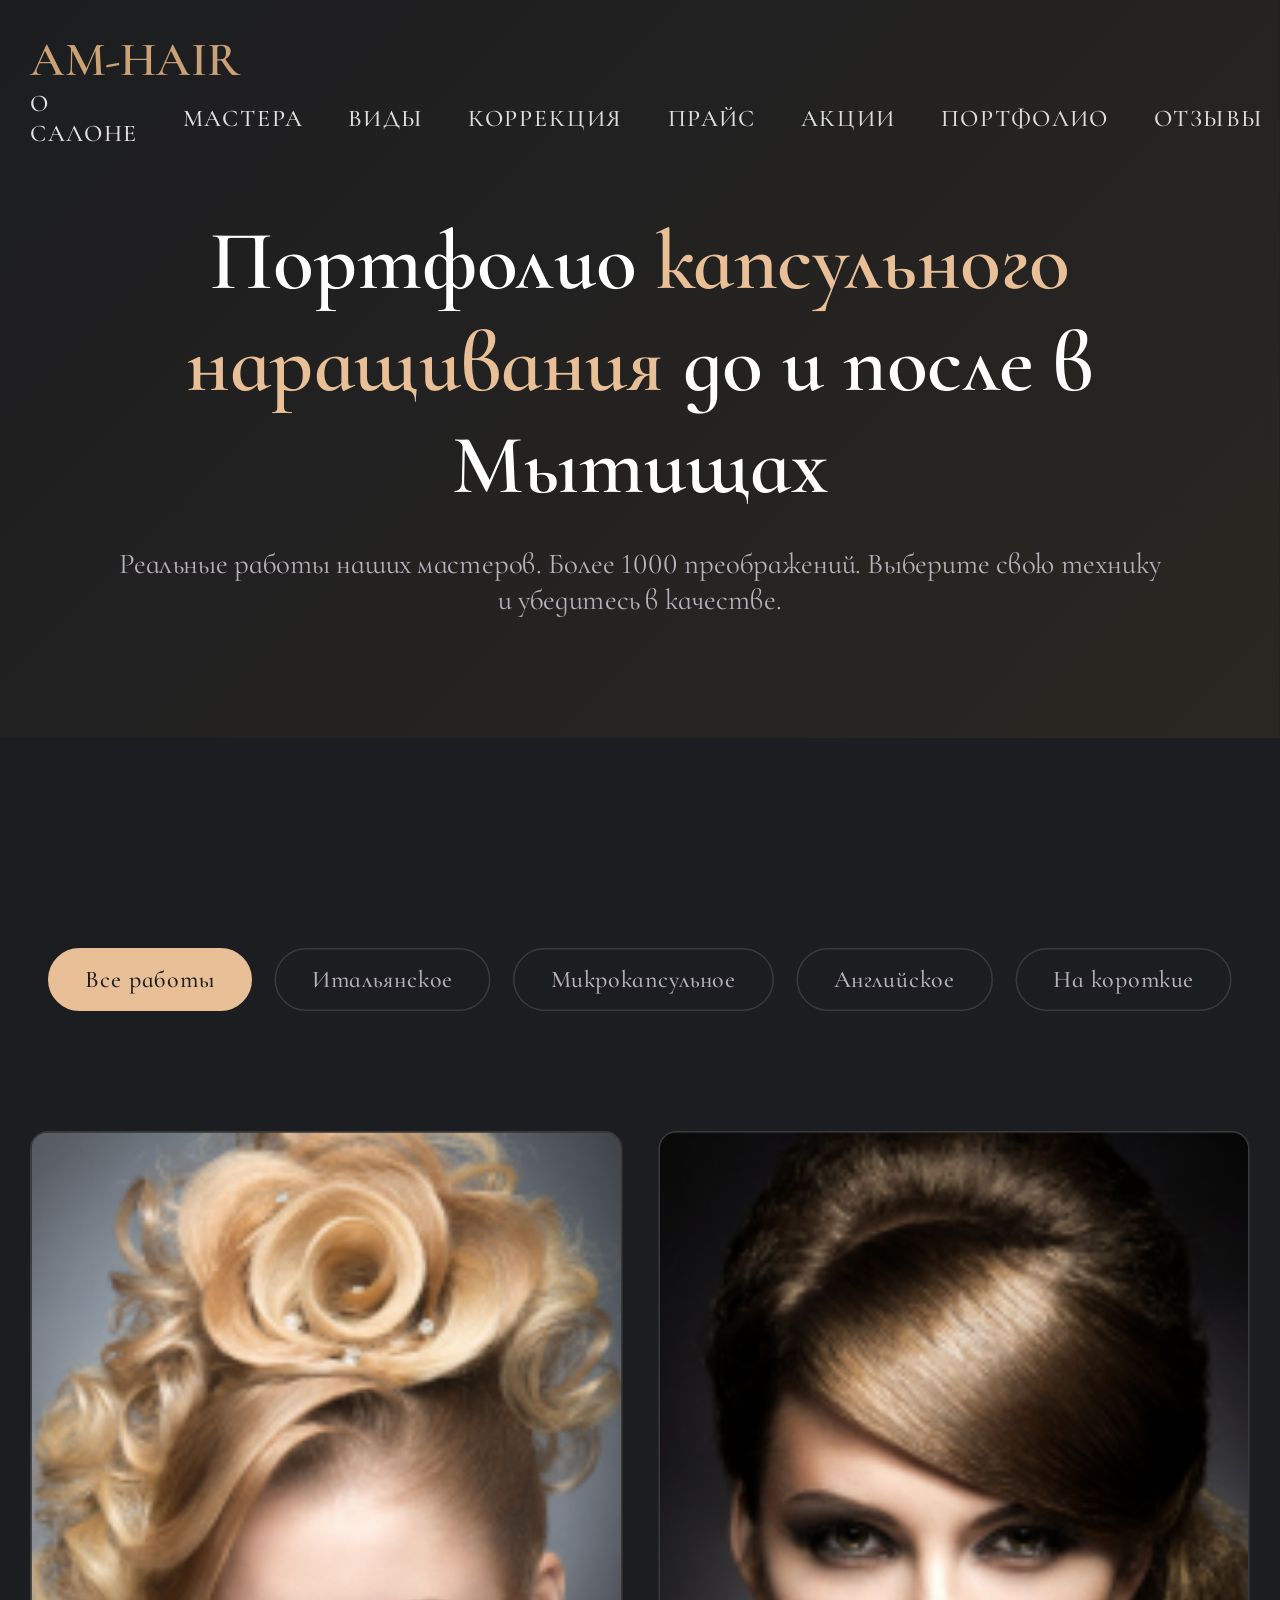
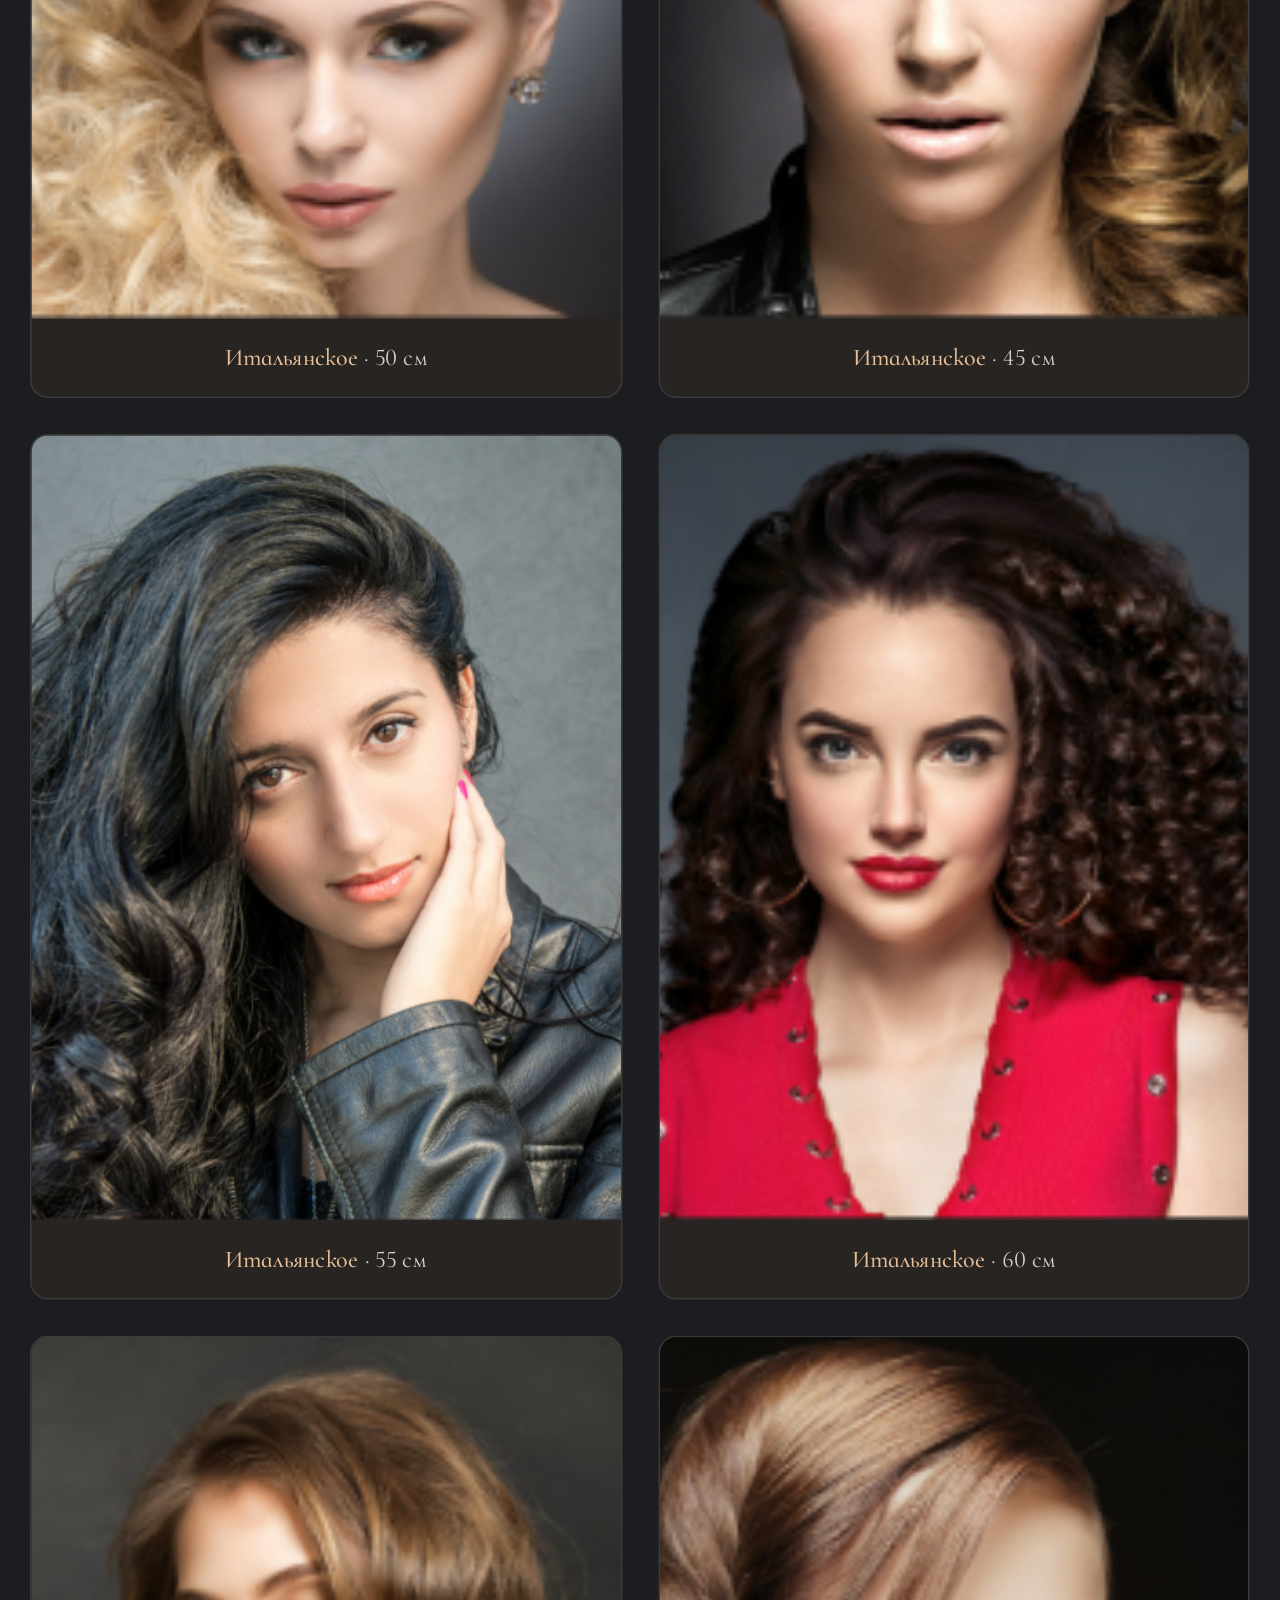
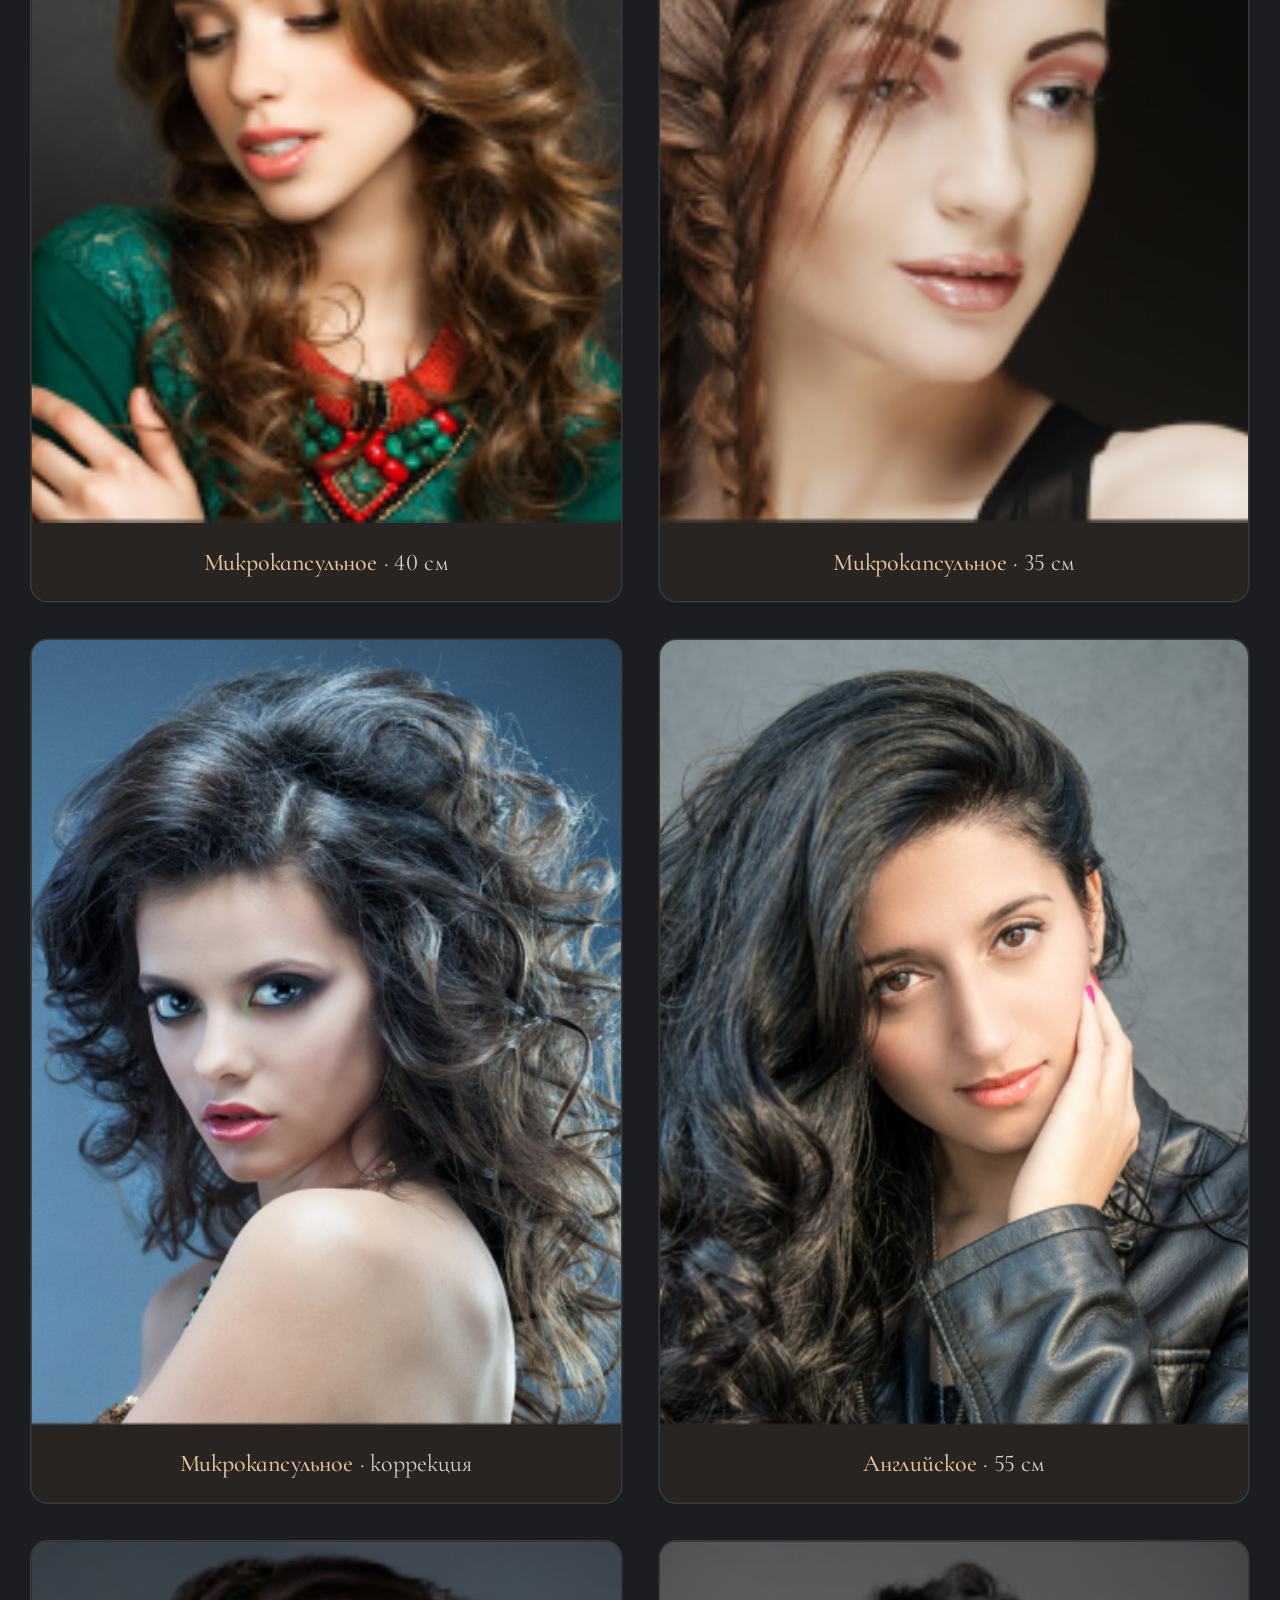
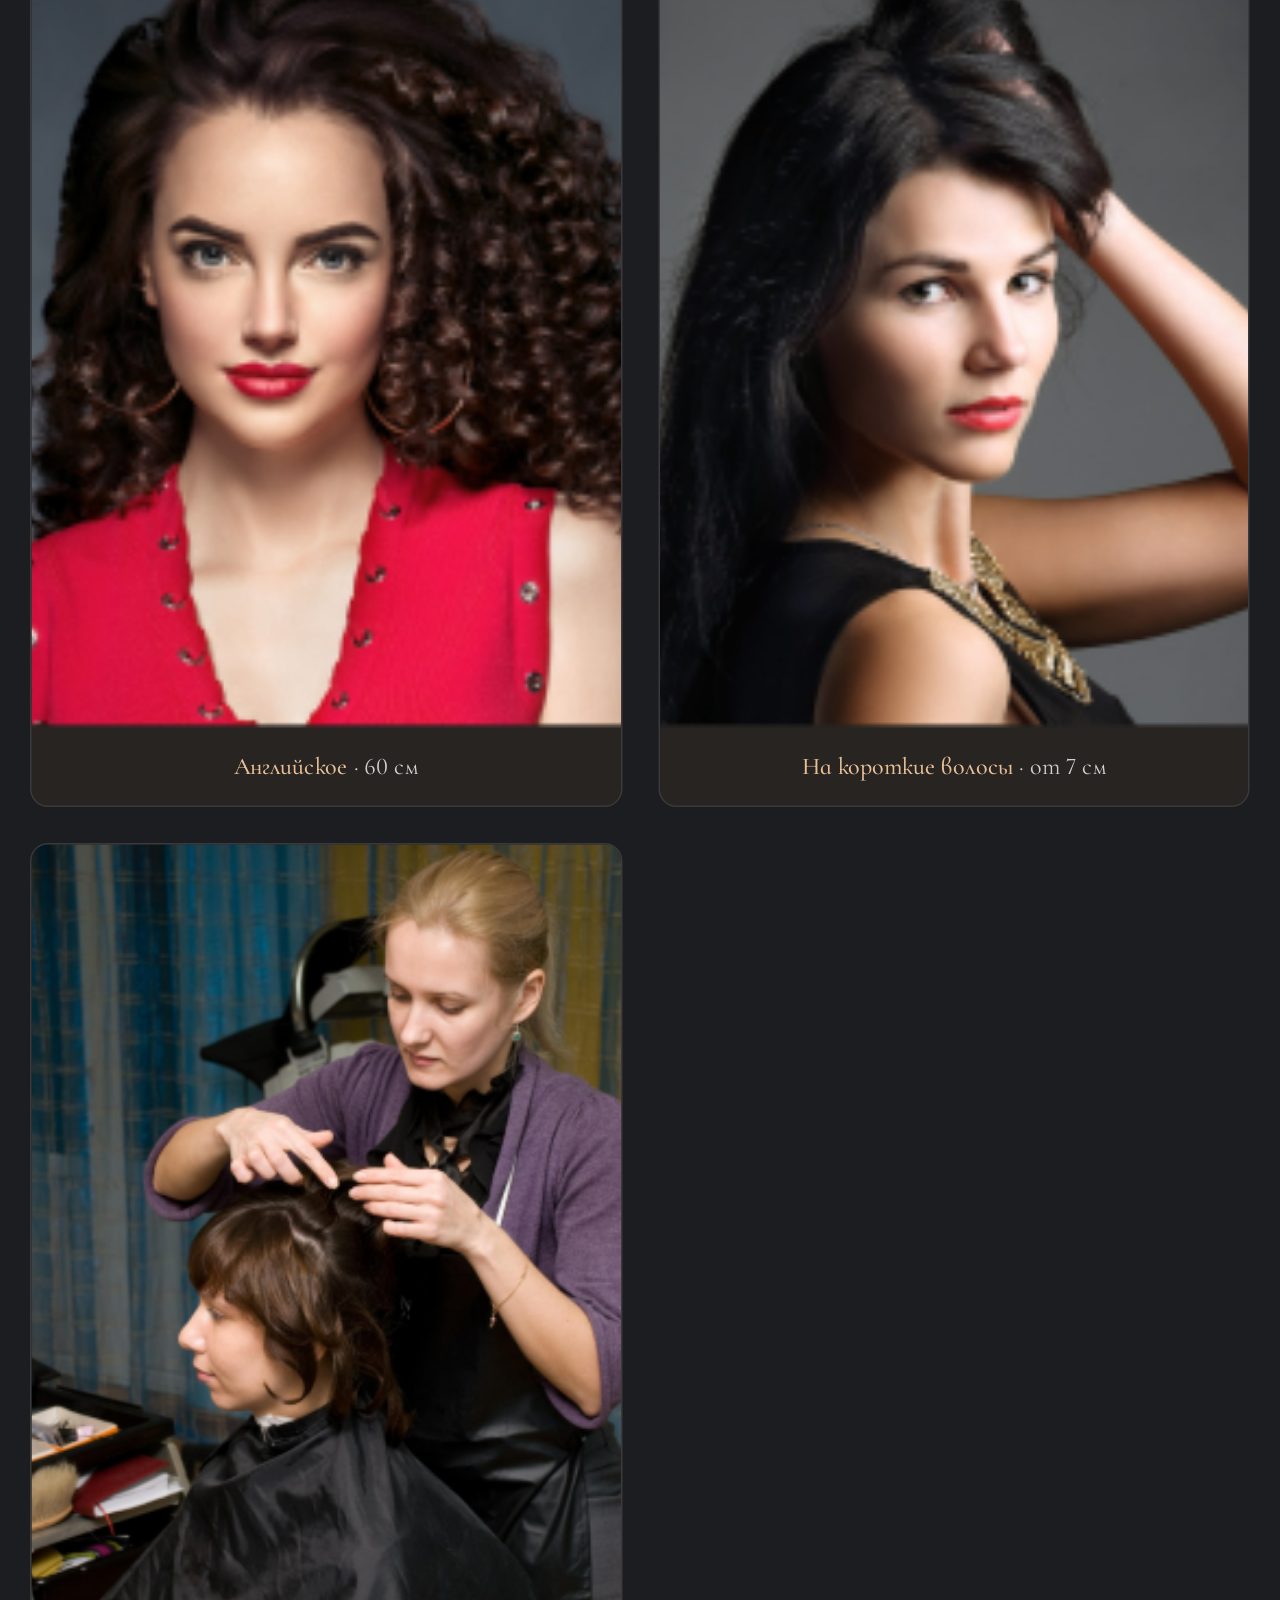
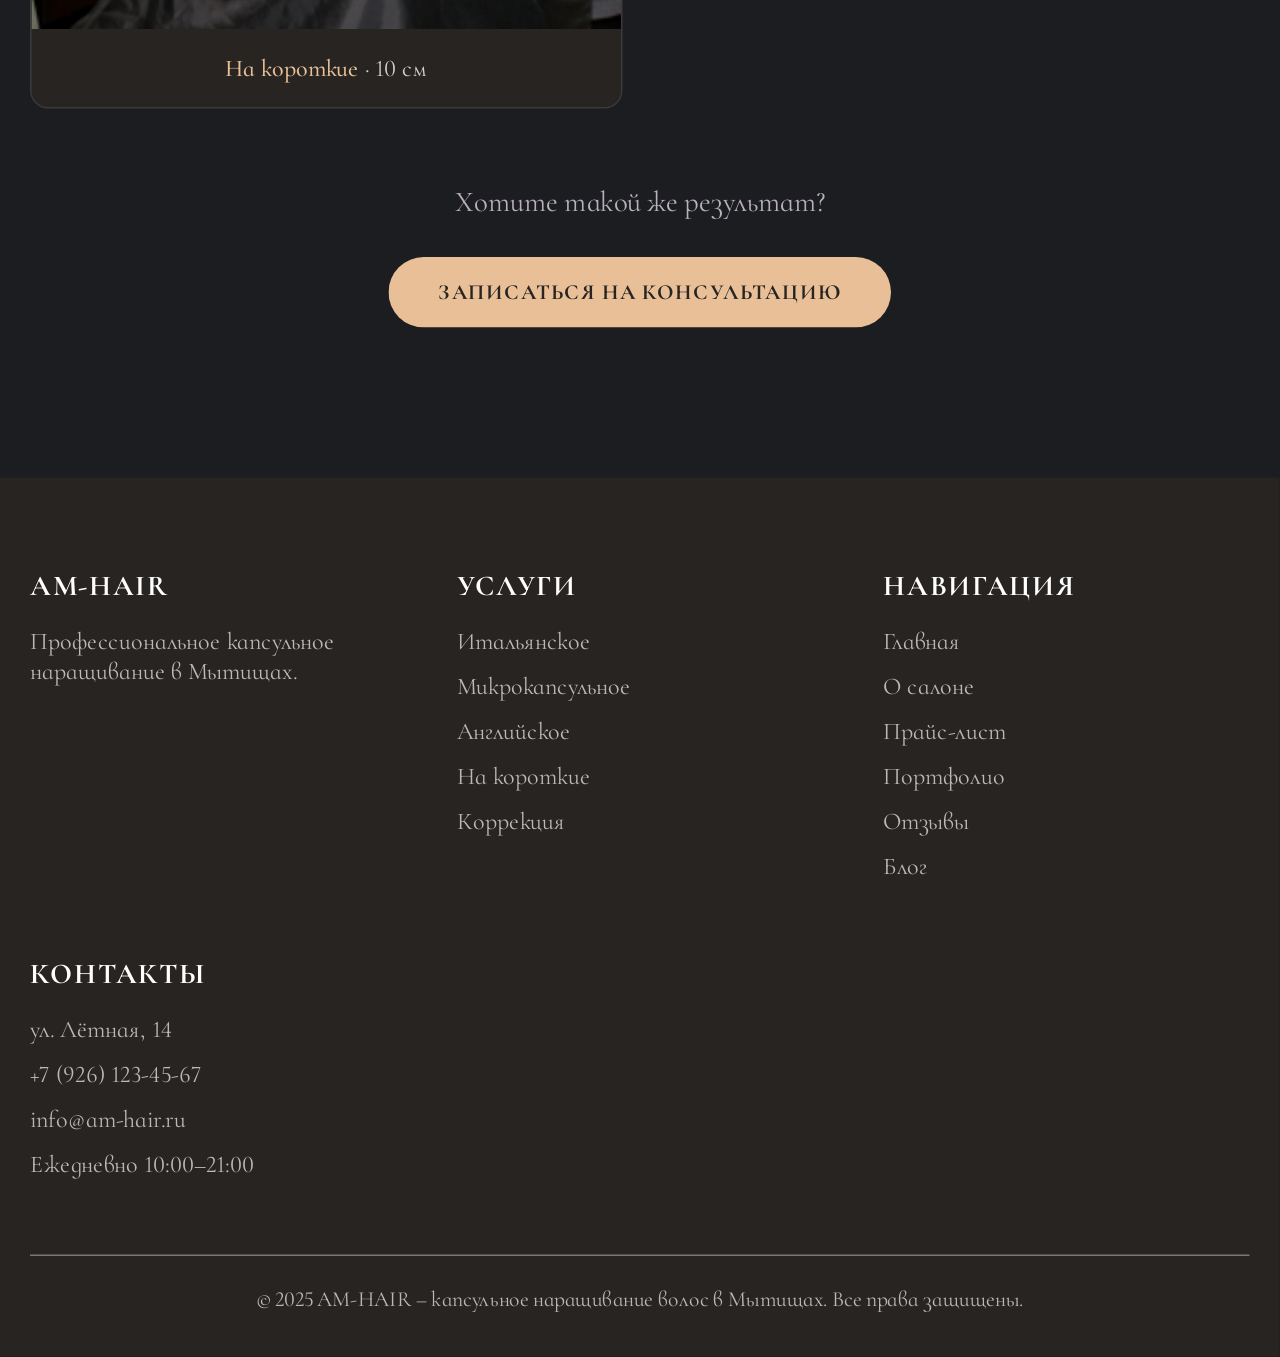
<file: portfolio.html>
<!DOCTYPE html>
<html lang="ru">
<head>
  <meta charset="UTF-8">
  <meta name="viewport" content="width=device-width, initial-scale=1.0">
  <title>Портфолио капсульного наращивания до и после в Мытищах | AM‑HAIR</title>
  <meta name="description" content="Фото капсульного наращивания волос до и после в салоне AM‑HAIR. Итальянское, микрокапсульное, английское наращивание. Реальные работы мастеров. Запишитесь на консультацию.">
  <meta name="robots" content="index, follow">
  <link rel="canonical" href="https://am-hair.ru/portfolio.html">
  <link rel="preconnect" href="https://fonts.googleapis.com">
  <link rel="preconnect" href="https://fonts.gstatic.com" crossorigin>
  <link href="https://fonts.googleapis.com/css2?family=Cormorant+Infant:ital,wght@0,300;0,400;0,500;0,600;0,700;1,300;1,400&display=swap" rel="stylesheet">
  <link href="https://unpkg.com/aos@2.3.1/dist/aos.css" rel="stylesheet">
  <link rel="stylesheet" href="style.css">
  <style>
    .hero-portfolio {
      padding: 140px 0 80px;
      text-align: center;
      background: linear-gradient(135deg, #1c1d20 0%, #2a2722 100%);
    }
    .hero-portfolio h1 {
      font-size: clamp(2.5rem, 5vw, 3.5rem);
      font-weight: 600;
      color: #fff;
      margin-bottom: 20px;
    }
    .hero-portfolio h1 span {
      color: #e8bf96;
    }
    .hero-portfolio p {
      font-size: 1.2rem;
      color: #b8b0bb;
      max-width: 700px;
      margin: 0 auto;
    }
    .filter-buttons {
      display: flex;
      justify-content: center;
      gap: 15px;
      flex-wrap: wrap;
      margin: 40px 0;
    }
    .filter-btn {
      background: transparent;
      border: 1px solid #3a3a3a;
      color: #b8b0bb;
      padding: 10px 24px;
      border-radius: 30px;
      cursor: pointer;
      transition: all 0.3s;
      font-family: 'Cormorant Infant', serif;
      font-size: 1rem;
      font-weight: 500;
      letter-spacing: 0.5px;
    }
    .filter-btn:hover,
    .filter-btn.active {
      background: #e8bf96;
      color: #1c1d20;
      border-color: #e8bf96;
    }
    .portfolio-gallery {
      display: grid;
      grid-template-columns: repeat(auto-fill, minmax(280px, 1fr));
      gap: 24px;
    }
    .portfolio-item {
      background: #272422;
      border-radius: 12px;
      overflow: hidden;
      transition: transform 0.4s, box-shadow 0.4s;
      border: 1px solid #3a3a3a;
      display: block;
    }
    .portfolio-item:hover {
      transform: translateY(-5px);
      box-shadow: 0 20px 30px rgba(0,0,0,0.5);
      border-color: #e8bf96;
    }
    .portfolio-item img {
      width: 100%;
      aspect-ratio: 3/4;
      object-fit: cover;
    }
    .portfolio-caption {
      padding: 16px;
      text-align: center;
      color: #d1d1d1;
      font-size: 1rem;
    }
    .portfolio-caption strong {
      color: #e8bf96;
      font-weight: 500;
    }
    .cta-portfolio {
      text-align: center;
      margin-top: 50px;
    }
    @media (max-width: 600px) {
      .portfolio-gallery {
        grid-template-columns: repeat(auto-fill, minmax(160px, 1fr));
      }
    }
  </style>
</head>
<body>
  <!-- HEADER -->
  <header id="header">
    <div class="container header-inner">
      <a href="index.html" class="logo">AM-HAIR</a>
      <div class="burger" id="burger"><div></div><div></div><div></div></div>
            <nav class="nav" id="nav">
        <a href="about.html">О салоне</a>
        <a href="masters.html">Мастера</a>
        <a href="types.html">Виды</a>
        <a href="correction.html">Коррекция</a>
        <a href="price.html">Прайс</a>
        <a href="promo.html">Акции</a>
        <a href="portfolio.html">Портфолио</a>
        <a href="reviews.html">Отзывы</a>
        <a href="faq.html">FAQ</a>
        <a href="blog.html">Блог</a>
        <a href="contacts.html">Контакты</a>
      </nav>
    </div>
  </header>

  <main>
    <!-- Hero -->
    <section class="hero-portfolio">
      <div class="container" data-aos="fade-up">
        <h1>Портфолио <span>капсульного наращивания</span> до и после в Мытищах</h1>
        <p>Реальные работы наших мастеров. Более 1000 преображений. Выберите свою технику и убедитесь в качестве.</p>
      </div>
    </section>

    <!-- Фильтр -->
    <section class="section-padding" style="padding-bottom: 40px;">
      <div class="container">
        <div class="filter-buttons" data-aos="fade-up">
          <button class="filter-btn active" data-filter="all">Все работы</button>
          <button class="filter-btn" data-filter="italian">Итальянское</button>
          <button class="filter-btn" data-filter="micro">Микрокапсульное</button>
          <button class="filter-btn" data-filter="english">Английское</button>
          <button class="filter-btn" data-filter="short">На короткие</button>
        </div>
      </div>
    </section>

    <!-- Галерея -->
    <section class="section-padding" style="padding-top: 0;">
      <div class="container">
        <div class="portfolio-gallery">
          <!-- Итальянское -->
          <div class="portfolio-item" data-category="italian" data-aos="zoom-in">
            <img src="img/_6650.png" alt="Итальянское капсульное наращивание 50 см, Мытищи">
            <div class="portfolio-caption"><strong>Итальянское</strong> · 50 см</div>
          </div>
          <div class="portfolio-item" data-category="italian" data-aos="zoom-in">
            <img src="img/_7040.png" alt="Итальянское капсульное наращивание 45 см, Мытищи">
            <div class="portfolio-caption"><strong>Итальянское</strong> · 45 см</div>
          </div>
          <div class="portfolio-item" data-category="italian" data-aos="zoom-in">
            <img src="img/_4280.png" alt="Итальянское наращивание 55 см, результат">
            <div class="portfolio-caption"><strong>Итальянское</strong> · 55 см</div>
          </div>
          <div class="portfolio-item" data-category="italian" data-aos="zoom-in">
            <img src="img/_15770.png" alt="Итальянское наращивание 60 см, Мытищи">
            <div class="portfolio-caption"><strong>Итальянское</strong> · 60 см</div>
          </div>
          <!-- Микрокапсульное -->
          <div class="portfolio-item" data-category="micro" data-aos="zoom-in">
            <img src="img/_39150.png" alt="Микрокапсульное наращивание 40 см, Мытищи">
            <div class="portfolio-caption"><strong>Микрокапсульное</strong> · 40 см</div>
          </div>
          <div class="portfolio-item" data-category="micro" data-aos="zoom-in">
            <img src="img/_539980.png" alt="Микрокапсульное наращивание, тонкие волосы, Мытищи">
            <div class="portfolio-caption"><strong>Микрокапсульное</strong> · 35 см</div>
          </div>
          <div class="portfolio-item" data-category="micro" data-aos="zoom-in">
            <img src="img/_277130.png" alt="Микрокапсулы, коррекция, Мытищи">
            <div class="portfolio-caption"><strong>Микрокапсульное</strong> · коррекция</div>
          </div>
          <!-- Английское -->
          <div class="portfolio-item" data-category="english" data-aos="zoom-in">
            <img src="img/_4280.png" alt="Английское капсульное наращивание 55 см, Мытищи">
            <div class="portfolio-caption"><strong>Английское</strong> · 55 см</div>
          </div>
          <div class="portfolio-item" data-category="english" data-aos="zoom-in">
            <img src="img/_15770.png" alt="Английское наращивание 60 см, Мытищи">
            <div class="portfolio-caption"><strong>Английское</strong> · 60 см</div>
          </div>
          <!-- На короткие -->
          <div class="portfolio-item" data-category="short" data-aos="zoom-in">
            <img src="img/_14140.png" alt="Капсульное наращивание на короткие волосы, Мытищи">
            <div class="portfolio-caption"><strong>На короткие волосы</strong> · от 7 см</div>
          </div>
          <div class="portfolio-item" data-category="short" data-aos="zoom-in">
            <img src="img/_12770.png" alt="Наращивание на короткие волосы, микрокапсулы, Мытищи">
            <div class="portfolio-caption"><strong>На короткие</strong> · 10 см</div>
          </div>
        </div>

        <div class="cta-portfolio">
          <p style="color:#b8b0bb; margin-bottom:25px; font-size:1.2rem;">Хотите такой же результат?</p>
          <a href="contacts.html" class="btn btn-primary">Записаться на консультацию</a>
        </div>
      </div>
    </section>
  </main>

  <!-- FOOTER -->
  <footer>
    <div class="container">
      <div class="footer-grid">
        <div><h4>AM-HAIR</h4><p>Профессиональное капсульное наращивание в Мытищах.</p></div>
        <div><h4>Услуги</h4><a href="types.html">Итальянское</a><a href="types.html">Микрокапсульное</a><a href="types.html">Английское</a><a href="types.html">На короткие</a><a href="types.html">Коррекция</a></div>
        <div><h4>Навигация</h4><a href="index.html">Главная</a><a href="about.html">О салоне</a><a href="price.html">Прайс-лист</a><a href="portfolio.html">Портфолио</a><a href="reviews.html">Отзывы</a><a href="blog.html">Блог</a></div>
        <div><h4>Контакты</h4><p>ул. Лётная, 14</p><p>+7 (926) 123-45-67</p><p>info@am-hair.ru</p><p>Ежедневно 10:00–21:00</p></div>
      </div>
      <div class="copyright">© 2025 AM-HAIR – капсульное наращивание волос в Мытищах. Все права защищены.</div>
    </div>
  </footer>

  <div class="scroll-top" id="scrollTop">↑</div>

  <!-- JSON-LD микроразметка для галереи изображений -->
  <script type="application/ld+json">
    {
      "@context": "https://schema.org",
      "@type": "ImageGallery",
      "name": "Портфолио капсульного наращивания AM-HAIR",
      "description": "Фотографии до и после капсульного наращивания волос в салоне AM-HAIR в Мытищах",
      "url": "https://am-hair.ru/portfolio.html",
      "image": [
        "https://am-hair.ru/_6650.png",
        "https://am-hair.ru/_7040.png",
        "https://am-hair.ru/_4280.png",
        "https://am-hair.ru/_15770.png",
        "https://am-hair.ru/_39150.png",
        "https://am-hair.ru/_539980.png",
        "https://am-hair.ru/_277130.png",
        "https://am-hair.ru/_14140.png",
        "https://am-hair.ru/_12770.png"
      ]
    }
  </script>

  <script src="https://unpkg.com/aos@2.3.1/dist/aos.js"></script>
  <script>
    AOS.init({duration:800, once:true, offset:100, easing:'ease-in-out'});

    // Filter
    const filterBtns = document.querySelectorAll('.filter-btn');
    const portfolioItems = document.querySelectorAll('.portfolio-item');

    filterBtns.forEach(btn => {
      btn.addEventListener('click', () => {
        // active class
        filterBtns.forEach(b => b.classList.remove('active'));
        btn.classList.add('active');
        const filter = btn.getAttribute('data-filter');
        portfolioItems.forEach(item => {
          if (filter === 'all' || item.getAttribute('data-category') === filter) {
            item.style.display = 'block';
          } else {
            item.style.display = 'none';
          }
        });
      });
    });

    // Mobile menu toggle
    const burger = document.getElementById('burger');
    if(burger) {
      burger.addEventListener('click', function() {
        document.getElementById('nav').classList.toggle('active');
      });
    }

    // Smooth scroll for internal links
    document.querySelectorAll('a[href^="#"]').forEach(anchor => {
      anchor.addEventListener('click', function (e) {
        e.preventDefault();
        const target = document.querySelector(this.getAttribute('href'));
        if(target) {
          target.scrollIntoView({ behavior: 'smooth' });
          document.getElementById('nav').classList.remove('active');
        }
      });
    });

    // Scroll to top
    const scrollTop = document.getElementById('scrollTop');
    window.addEventListener('scroll', () => {
      scrollTop.classList.toggle('show', window.scrollY > 600);
    });
    scrollTop.addEventListener('click', () => {
      window.scrollTo({ top: 0, behavior: 'smooth' });
    });

    // Sticky header
    const header = document.getElementById('header');
    window.addEventListener('scroll', function() {
      header.classList.toggle('scrolled', window.scrollY > 50);
    });
  </script>
</body>
</html>
</file>
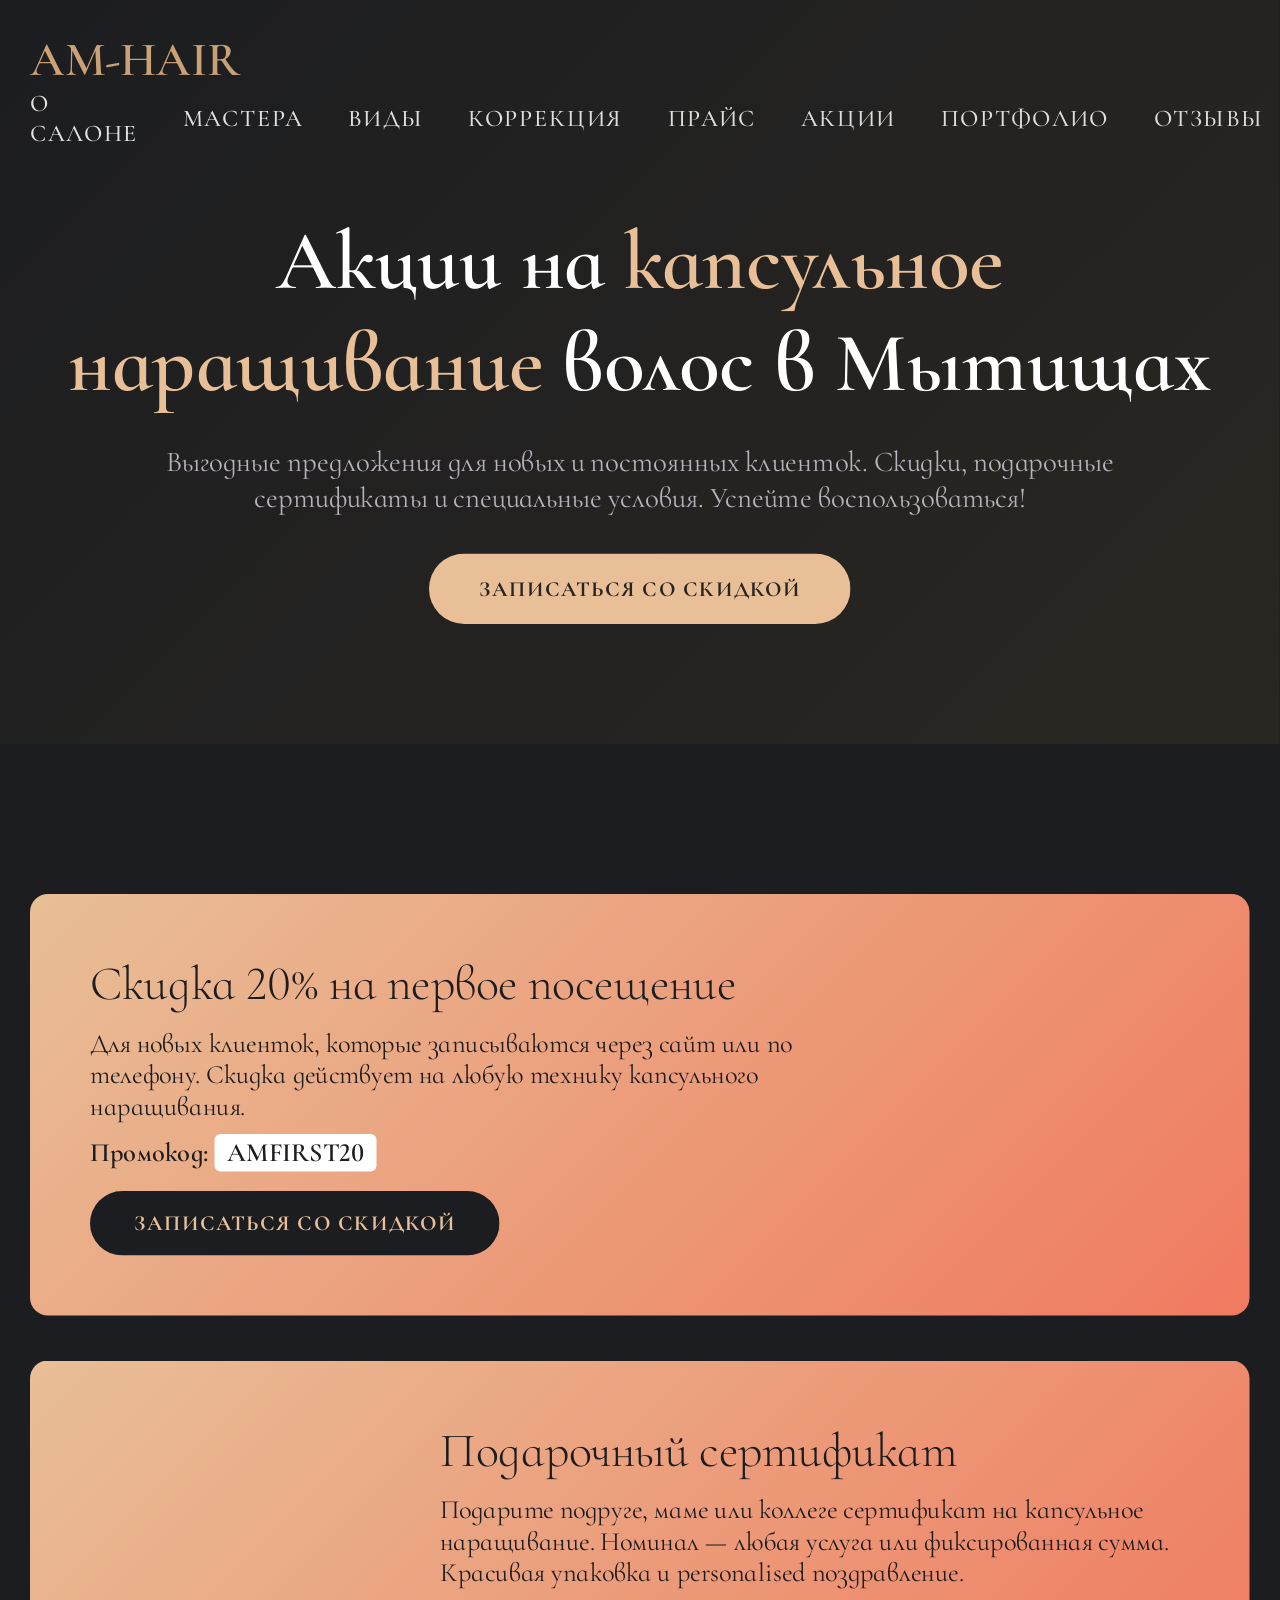
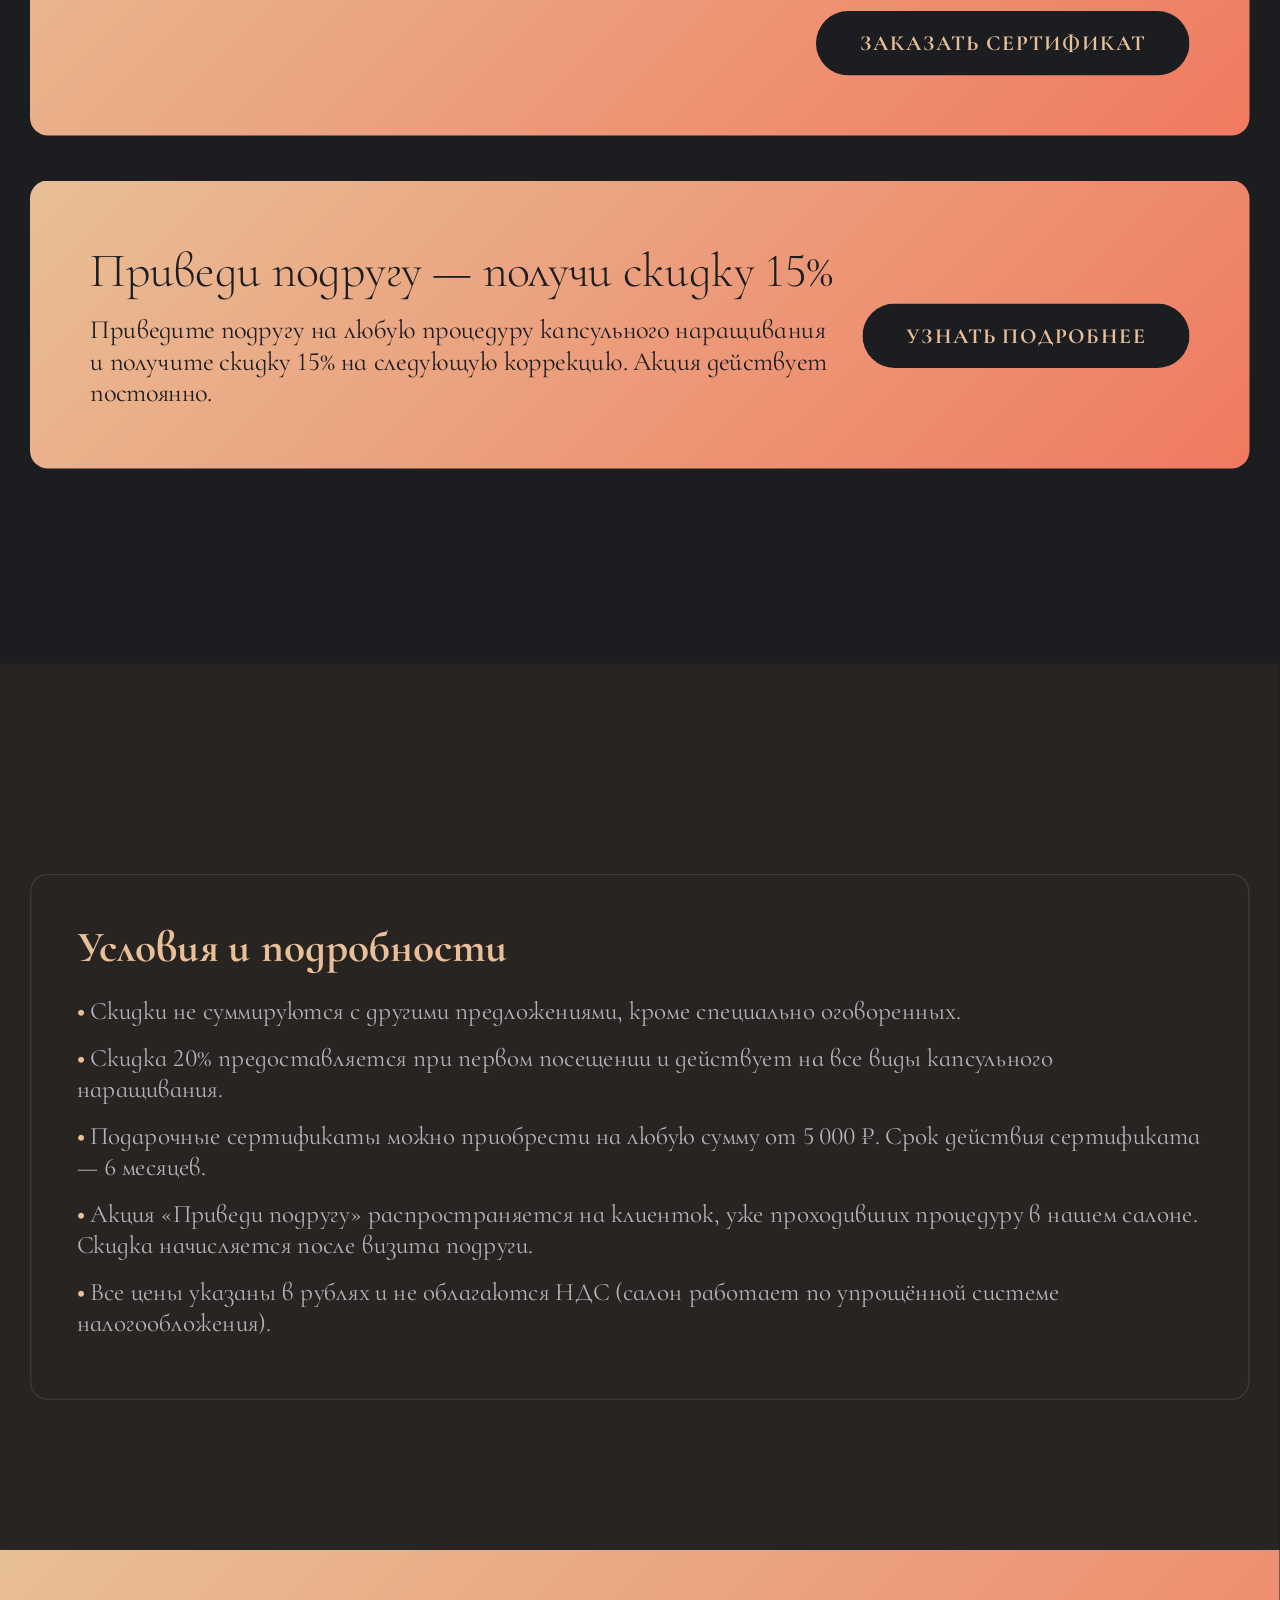
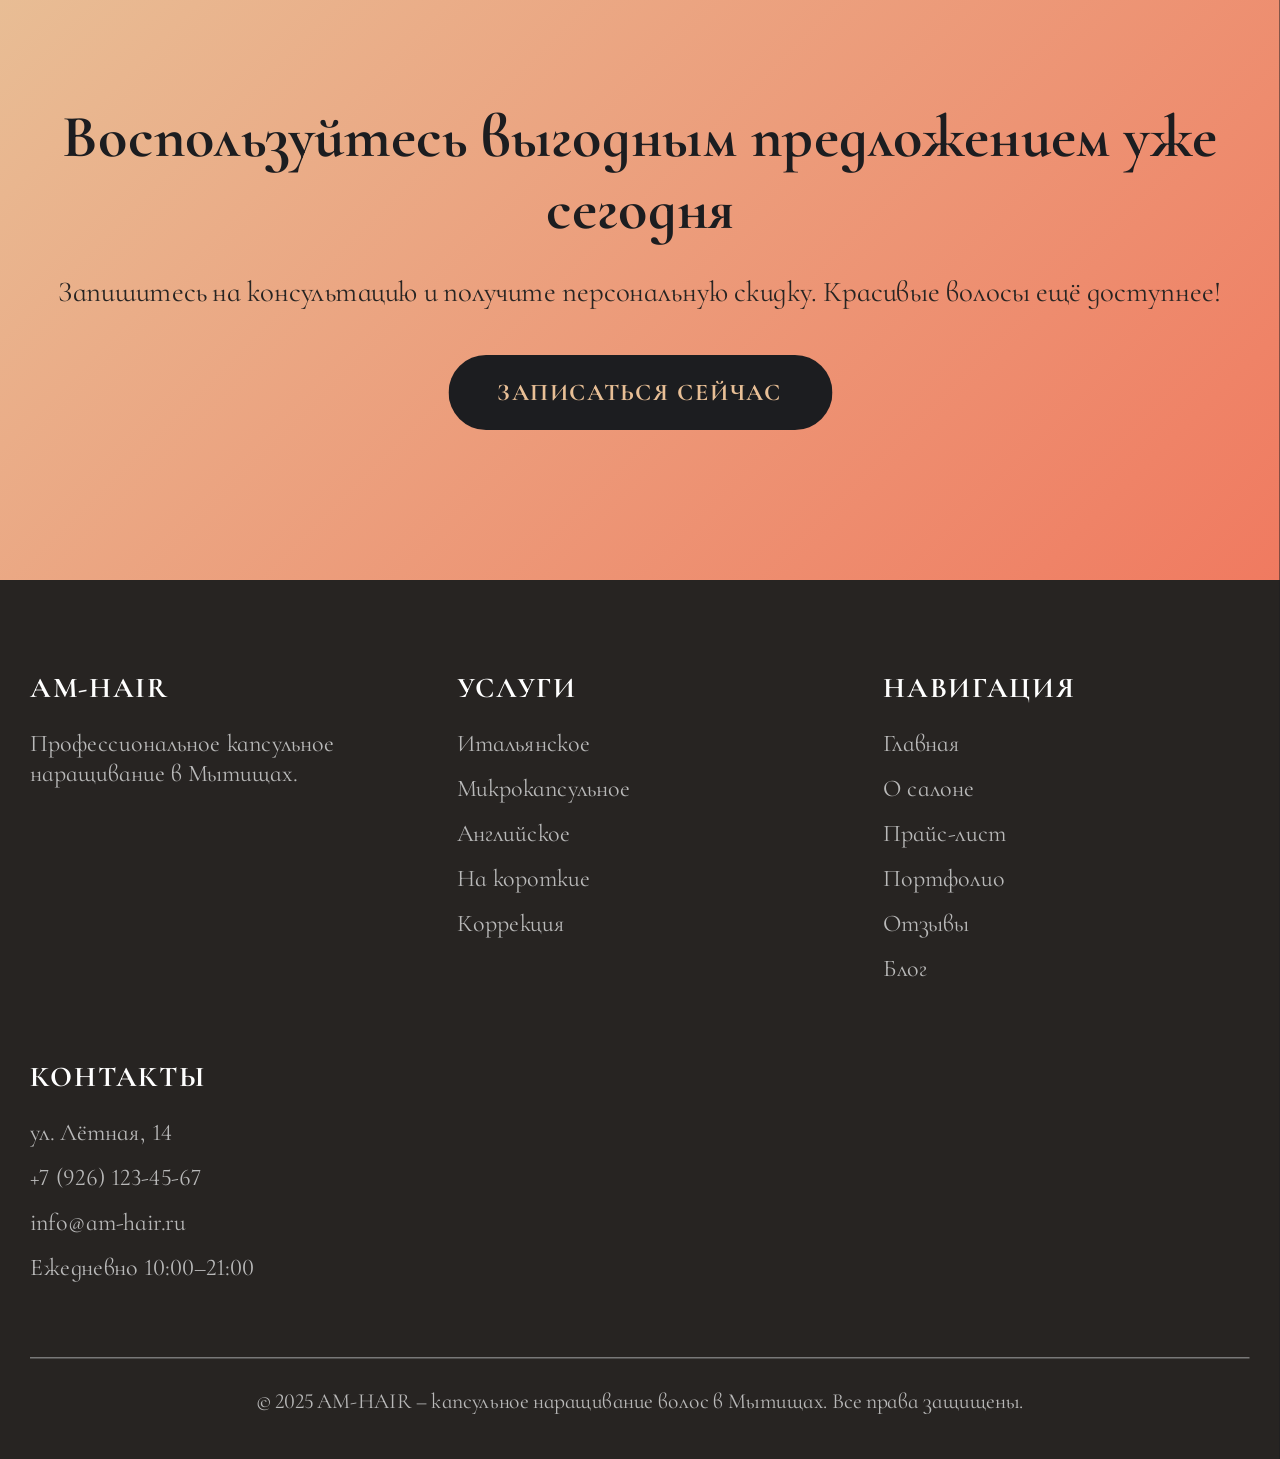
<file: promo.html>
<!DOCTYPE html>
<html lang="ru">
<head>
  <meta charset="UTF-8">
  <meta name="viewport" content="width=device-width, initial-scale=1.0">
  <title>Акции на капсульное наращивание волос в Мытищах | Скидки и сертификаты AM‑HAIR</title>
  <meta name="description" content="Скидки и акции на капсульное наращивание волос в Мытищах. Скидка 20% на первое посещение, подарочные сертификаты, сезонные предложения. Запишитесь онлайн и получите выгоду.">
  <meta name="robots" content="index, follow">
  <link rel="canonical" href="https://am-hair.ru/promo.html">
  <link rel="preconnect" href="https://fonts.googleapis.com">
  <link rel="preconnect" href="https://fonts.gstatic.com" crossorigin>
  <link href="https://fonts.googleapis.com/css2?family=Cormorant+Infant:ital,wght@0,300;0,400;0,500;0,600;0,700;1,300;1,400&display=swap" rel="stylesheet">
  <link href="https://unpkg.com/aos@2.3.1/dist/aos.css" rel="stylesheet">
  <link rel="stylesheet" href="style.css">
  <style>
    .hero-promo {
      padding: 140px 0 80px;
      text-align: center;
      background: linear-gradient(135deg, #1c1d20 0%, #2a2722 100%);
    }
    .hero-promo h1 {
      font-size: clamp(2.5rem, 5vw, 3.5rem);
      font-weight: 600;
      color: #fff;
      margin-bottom: 20px;
    }
    .hero-promo h1 span {
      color: #e8bf96;
    }
    .hero-promo p {
      font-size: 1.2rem;
      color: #b8b0bb;
      max-width: 700px;
      margin: 0 auto;
    }
    .promo-card {
      background: linear-gradient(135deg, #e8bf96, #f07a60);
      border-radius: 12px;
      padding: 40px;
      display: flex;
      align-items: center;
      justify-content: space-between;
      flex-wrap: wrap;
      color: #1c1d20;
      margin-bottom: 30px;
    }
    .promo-card.reverse {
      flex-direction: row-reverse;
    }
    .promo-card .promo-text h3 {
      font-family: 'Cormorant Infant', serif;
      font-size: 2rem;
      font-weight: 300;
      margin-bottom: 10px;
    }
    .promo-card .promo-text p {
      font-size: 1.1rem;
      max-width: 500px;
    }
    .promo-card .promo-action {
      margin-top: 15px;
    }
    .promo-card .btn {
      background: #1c1d20;
      color: #e8bf96;
      font-size: 0.9rem;
      font-weight: 700;
      padding: 12px 28px;
    }
    .terms-block {
      background: #272422;
      border-radius: 12px;
      padding: 30px;
      margin-top: 40px;
      border: 1px solid #3a3a3a;
    }
    .terms-block h3 {
      font-family: 'Cormorant Infant', serif;
      font-size: 1.8rem;
      margin-bottom: 15px;
      color: #e8bf96;
    }
    .terms-block ul {
      list-style: none;
      color: #b8b0bb;
    }
    .terms-block ul li {
      margin-bottom: 10px;
      font-size: 1.05rem;
    }
    .terms-block ul li::before {
      content: "• ";
      color: #e8bf96;
      font-weight: bold;
    }
  </style>
</head>
<body>
  <!-- HEADER -->
  <header id="header">
    <div class="container header-inner">
      <a href="index.html" class="logo">AM-HAIR</a>
      <div class="burger" id="burger"><div></div><div></div><div></div></div>
            <nav class="nav" id="nav">
        <a href="about.html">О салоне</a>
        <a href="masters.html">Мастера</a>
        <a href="types.html">Виды</a>
        <a href="correction.html">Коррекция</a>
        <a href="price.html">Прайс</a>
        <a href="promo.html">Акции</a>
        <a href="portfolio.html">Портфолио</a>
        <a href="reviews.html">Отзывы</a>
        <a href="faq.html">FAQ</a>
        <a href="blog.html">Блог</a>
        <a href="contacts.html">Контакты</a>
      </nav>
    </div>
  </header>

  <main>
    <!-- Hero -->
    <section class="hero-promo">
      <div class="container" data-aos="fade-up">
        <h1>Акции на <span>капсульное наращивание</span> волос в Мытищах</h1>
        <p>Выгодные предложения для новых и постоянных клиенток. Скидки, подарочные сертификаты и специальные условия. Успейте воспользоваться!</p>
        <a href="contacts.html" class="btn btn-primary" style="margin-top:25px;">Записаться со скидкой</a>
      </div>
    </section>

    <!-- Акция 1 -->
    <section class="section-padding">
      <div class="container">
        <div class="promo-card" data-aos="fade-right">
          <div class="promo-text">
            <h3>Скидка 20% на первое посещение</h3>
            <p>Для новых клиенток, которые записываются через сайт или по телефону. Скидка действует на любую технику капсульного наращивания.</p>
            <p style="font-weight:600; margin-top:10px;">Промокод: <span style="color:#1c1d20; background:#fff; padding:2px 8px; border-radius:4px;">AMFIRST20</span></p>
          </div>
          <div class="promo-action">
            <a href="contacts.html" class="btn">Записаться со скидкой</a>
          </div>
        </div>

        <!-- Акция 2 -->
        <div class="promo-card reverse" data-aos="fade-left">
          <div class="promo-text">
            <h3>Подарочный сертификат</h3>
            <p>Подарите подруге, маме или коллеге сертификат на капсульное наращивание. Номинал — любая услуга или фиксированная сумма. Красивая упаковка и personalised поздравление.</p>
          </div>
          <div class="promo-action">
            <a href="contacts.html" class="btn">Заказать сертификат</a>
          </div>
        </div>

        <!-- Акция 3 -->
        <div class="promo-card" data-aos="fade-right">
          <div class="promo-text">
            <h3>Приведи подругу — получи скидку 15%</h3>
            <p>Приведите подругу на любую процедуру капсульного наращивания и получите скидку 15% на следующую коррекцию. Акция действует постоянно.</p>
          </div>
          <div class="promo-action">
            <a href="contacts.html" class="btn">Узнать подробнее</a>
          </div>
        </div>
      </div>
    </section>

    <!-- Условия акций -->
    <section class="section-padding" style="background:#272422;">
      <div class="container">
        <div class="terms-block" data-aos="fade-up">
          <h3>Условия и подробности</h3>
          <ul>
            <li>Скидки не суммируются с другими предложениями, кроме специально оговоренных.</li>
            <li>Скидка 20% предоставляется при первом посещении и действует на все виды капсульного наращивания.</li>
            <li>Подарочные сертификаты можно приобрести на любую сумму от 5 000 ₽. Срок действия сертификата — 6 месяцев.</li>
            <li>Акция «Приведи подругу» распространяется на клиенток, уже проходивших процедуру в нашем салоне. Скидка начисляется после визита подруги.</li>
            <li>Все цены указаны в рублях и не облагаются НДС (салон работает по упрощённой системе налогообложения).</li>
          </ul>
        </div>
      </div>
    </section>

    <!-- Призыв -->
    <section class="section-padding" style="background: linear-gradient(135deg, #e8bf96, #f07a60);">
      <div class="container" style="text-align:center;" data-aos="zoom-in">
        <h2 style="color:#1c1d20; font-size:2.5rem; margin-bottom:20px;">Воспользуйтесь выгодным предложением уже сегодня</h2>
        <p style="color:#272422; font-size:1.2rem; margin-bottom:30px;">Запишитесь на консультацию и получите персональную скидку. Красивые волосы ещё доступнее!</p>
        <a href="contacts.html" class="btn btn-primary" style="background:#1c1d20; color:#e8bf96; font-size:1rem;">Записаться сейчас</a>
      </div>
    </section>
  </main>

  <!-- FOOTER -->
  <footer>
    <div class="container">
      <div class="footer-grid">
        <div><h4>AM-HAIR</h4><p>Профессиональное капсульное наращивание в Мытищах.</p></div>
        <div><h4>Услуги</h4><a href="types.html">Итальянское</a><a href="types.html">Микрокапсульное</a><a href="types.html">Английское</a><a href="types.html">На короткие</a><a href="types.html">Коррекция</a></div>
        <div><h4>Навигация</h4><a href="index.html">Главная</a><a href="about.html">О салоне</a><a href="price.html">Прайс-лист</a><a href="portfolio.html">Портфолио</a><a href="reviews.html">Отзывы</a><a href="blog.html">Блог</a></div>
        <div><h4>Контакты</h4><p>ул. Лётная, 14</p><p>+7 (926) 123-45-67</p><p>info@am-hair.ru</p><p>Ежедневно 10:00–21:00</p></div>
      </div>
      <div class="copyright">© 2025 AM-HAIR – капсульное наращивание волос в Мытищах. Все права защищены.</div>
    </div>
  </footer>

  <div class="scroll-top" id="scrollTop">↑</div>

  <!-- JSON-LD микроразметка для акций (SpecialAnnouncement) -->
  <script type="application/ld+json">
    {
      "@context": "https://schema.org",
      "@type": "SpecialAnnouncement",
      "name": "Скидка 20% на первое капсульное наращивание",
      "text": "Новые клиентки получают скидку 20% на любое капсульное наращивание. Промокод AMFIRST20.",
      "datePosted": "2025-01-01",
      "expires": "2025-12-31",
      "url": "https://am-hair.ru/promo.html",
      "announcementLocation": {
        "@type": "HairSalon",
        "name": "AM-HAIR"
      }
    }
  </script>

  <script src="https://unpkg.com/aos@2.3.1/dist/aos.js"></script>
  <script>
    AOS.init({duration:800, once:true, offset:100, easing:'ease-in-out'});
    const burger = document.getElementById('burger');
    if(burger) {
      burger.addEventListener('click', function() {
        document.getElementById('nav').classList.toggle('active');
      });
    }
    document.querySelectorAll('a[href^="#"]').forEach(anchor => {
      anchor.addEventListener('click', function (e) {
        e.preventDefault();
        const target = document.querySelector(this.getAttribute('href'));
        if(target) {
          target.scrollIntoView({ behavior: 'smooth' });
          document.getElementById('nav').classList.remove('active');
        }
      });
    });
    const scrollTop = document.getElementById('scrollTop');
    window.addEventListener('scroll', () => {
      scrollTop.classList.toggle('show', window.scrollY > 600);
    });
    scrollTop.addEventListener('click', () => {
      window.scrollTo({ top: 0, behavior: 'smooth' });
    });
    const header = document.getElementById('header');
    window.addEventListener('scroll', function() {
      header.classList.toggle('scrolled', window.scrollY > 50);
    });
  </script>
</body>
</html>
</file>
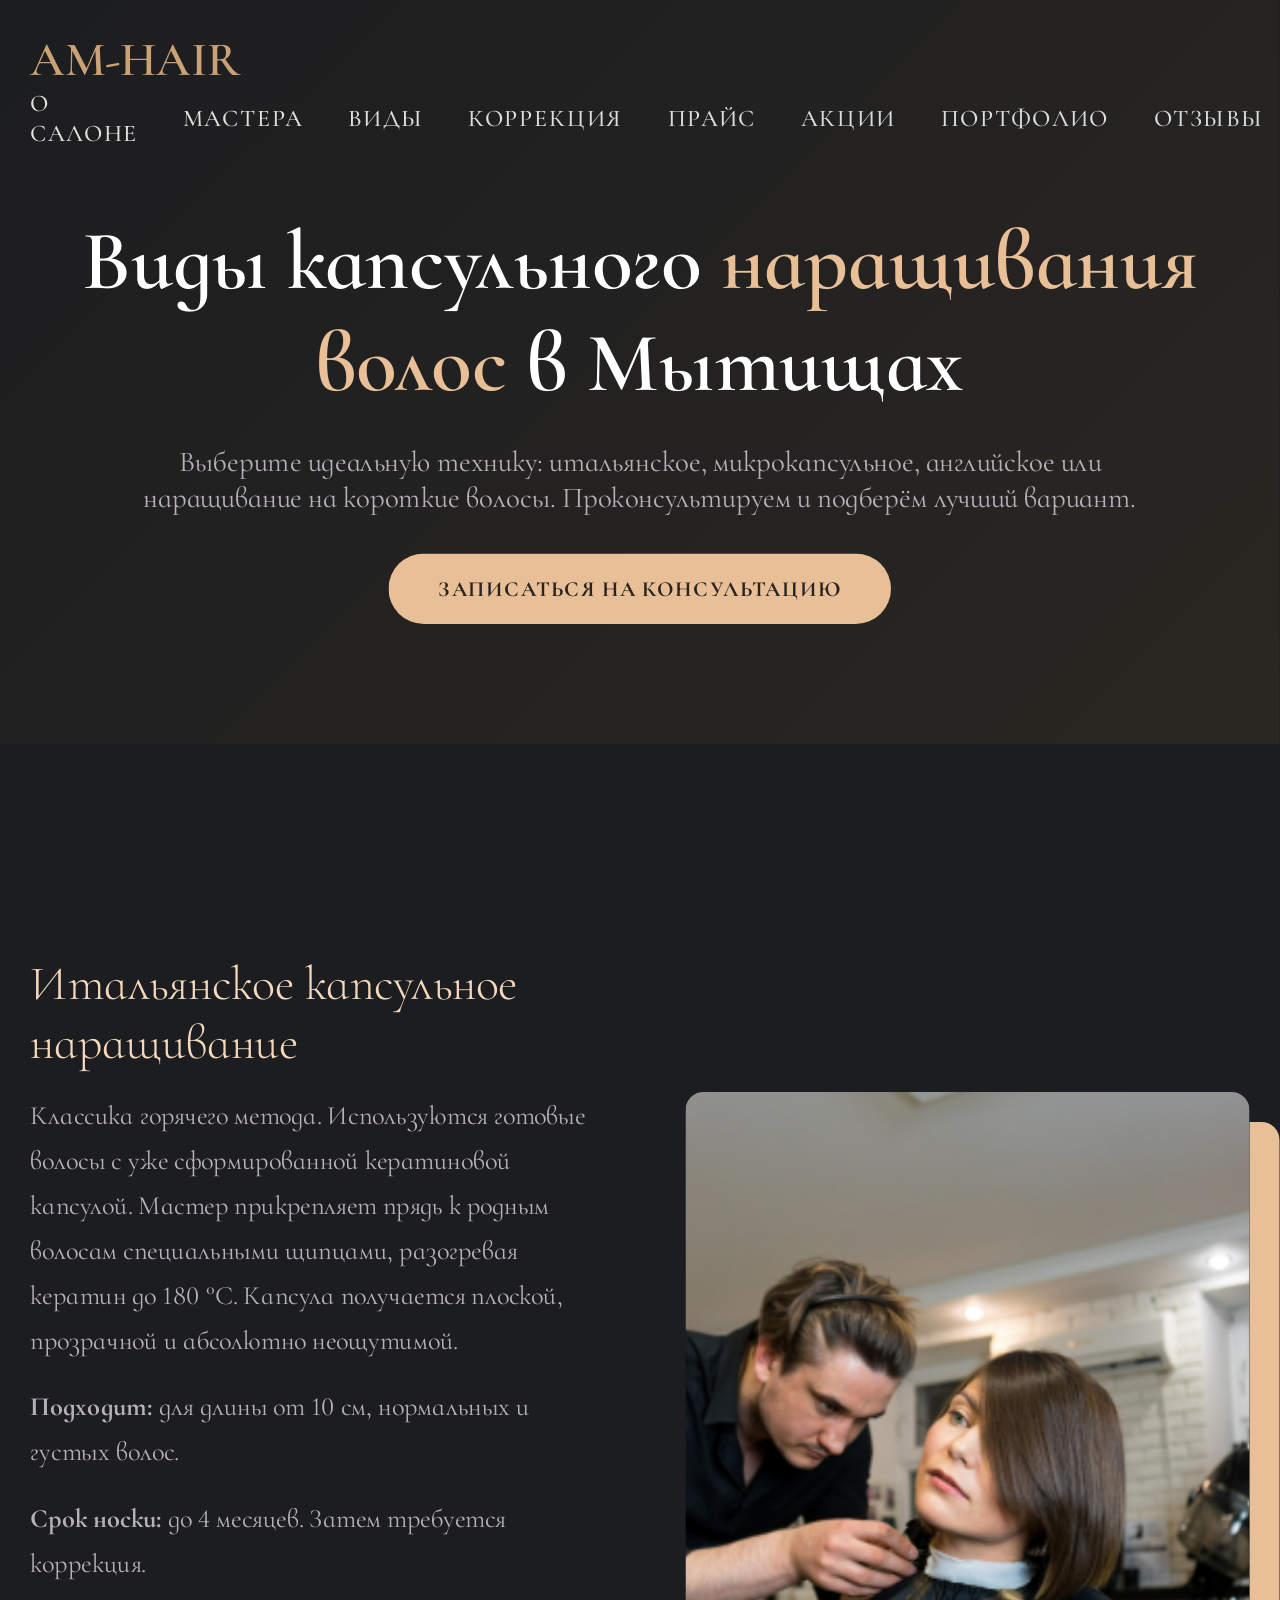
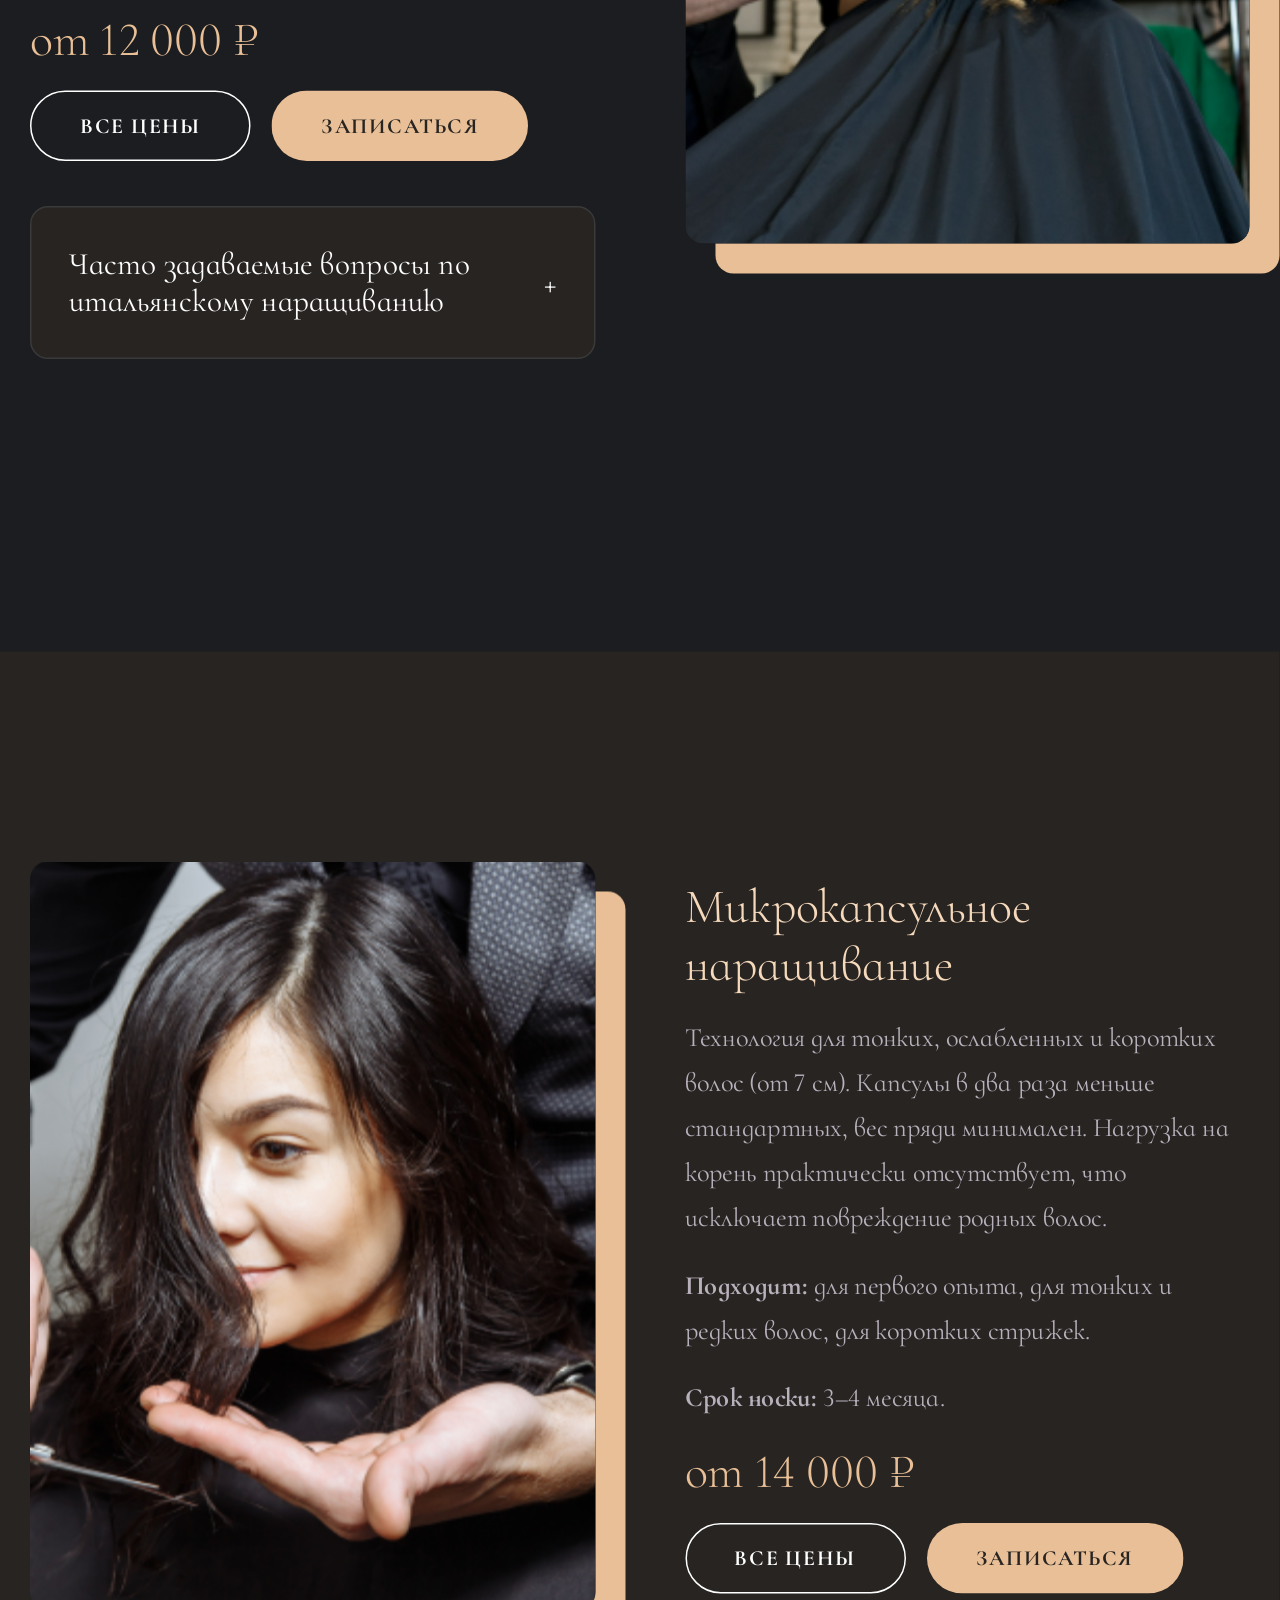
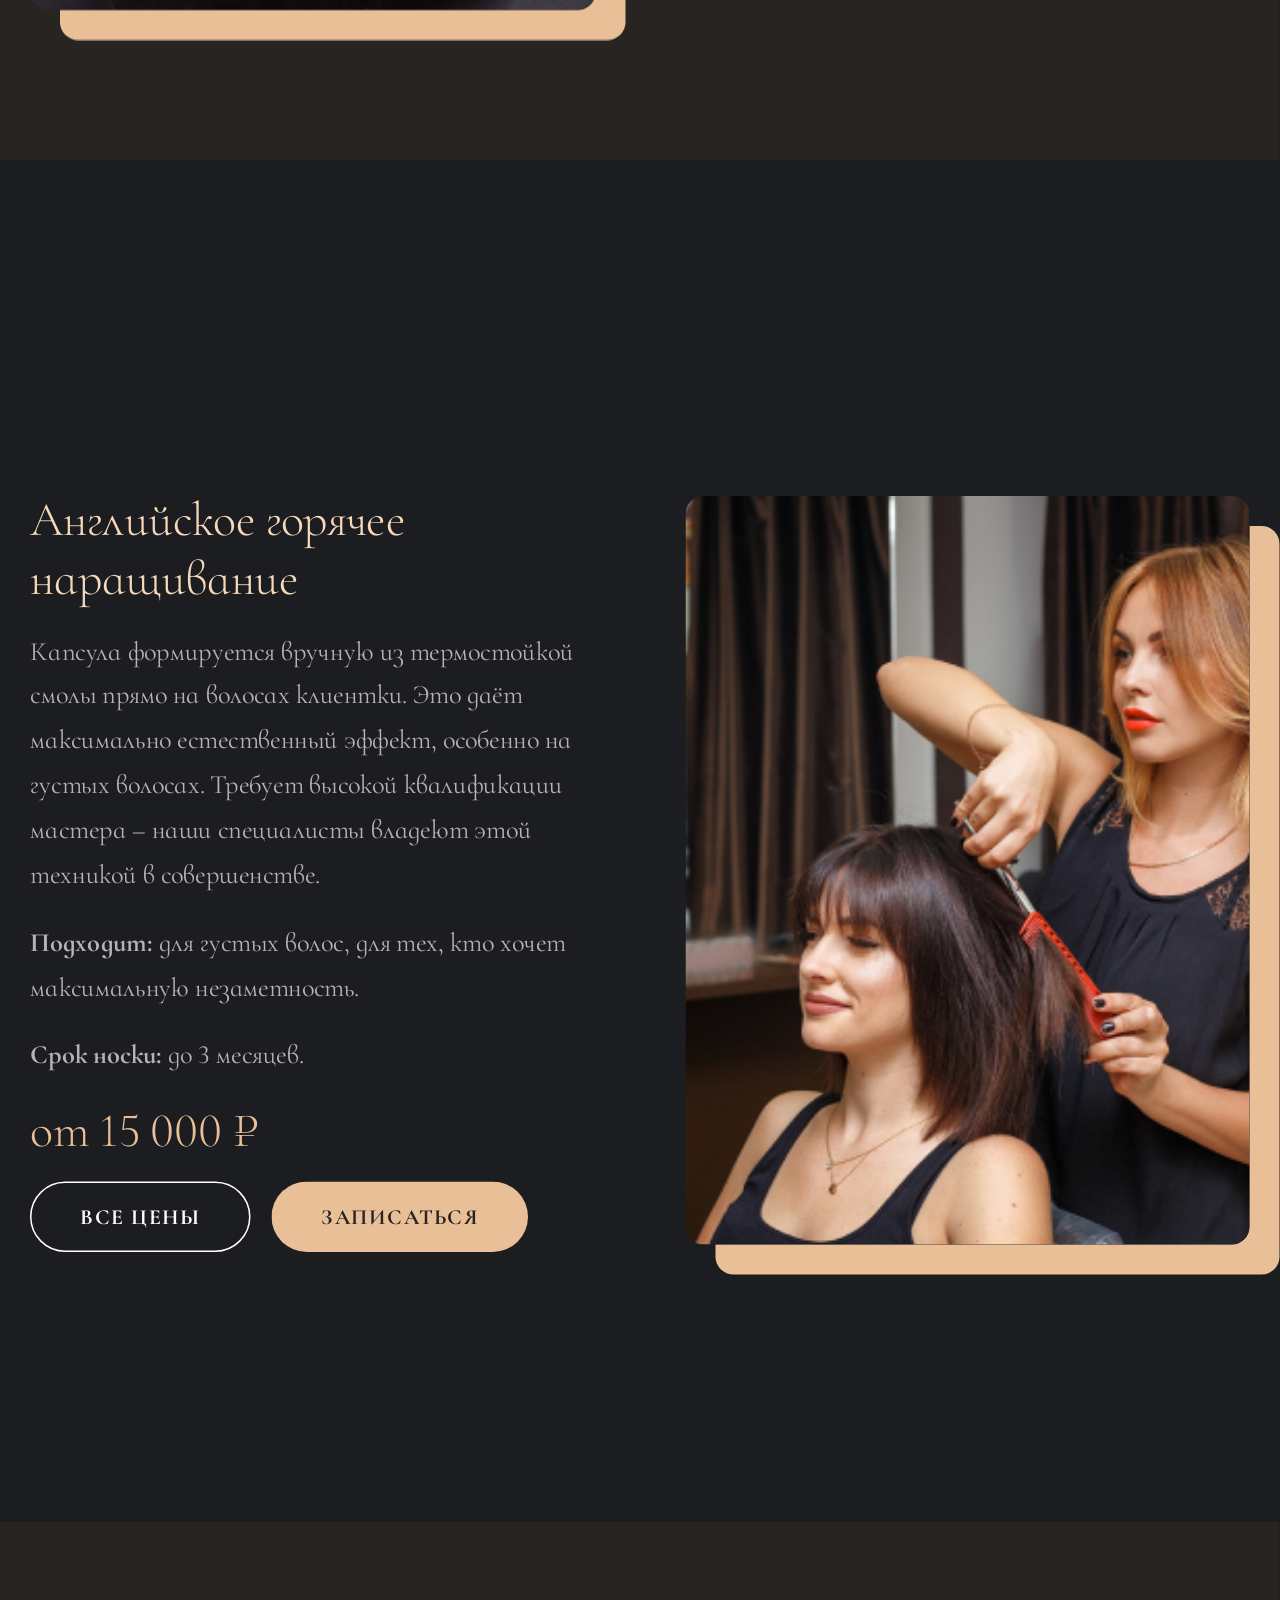
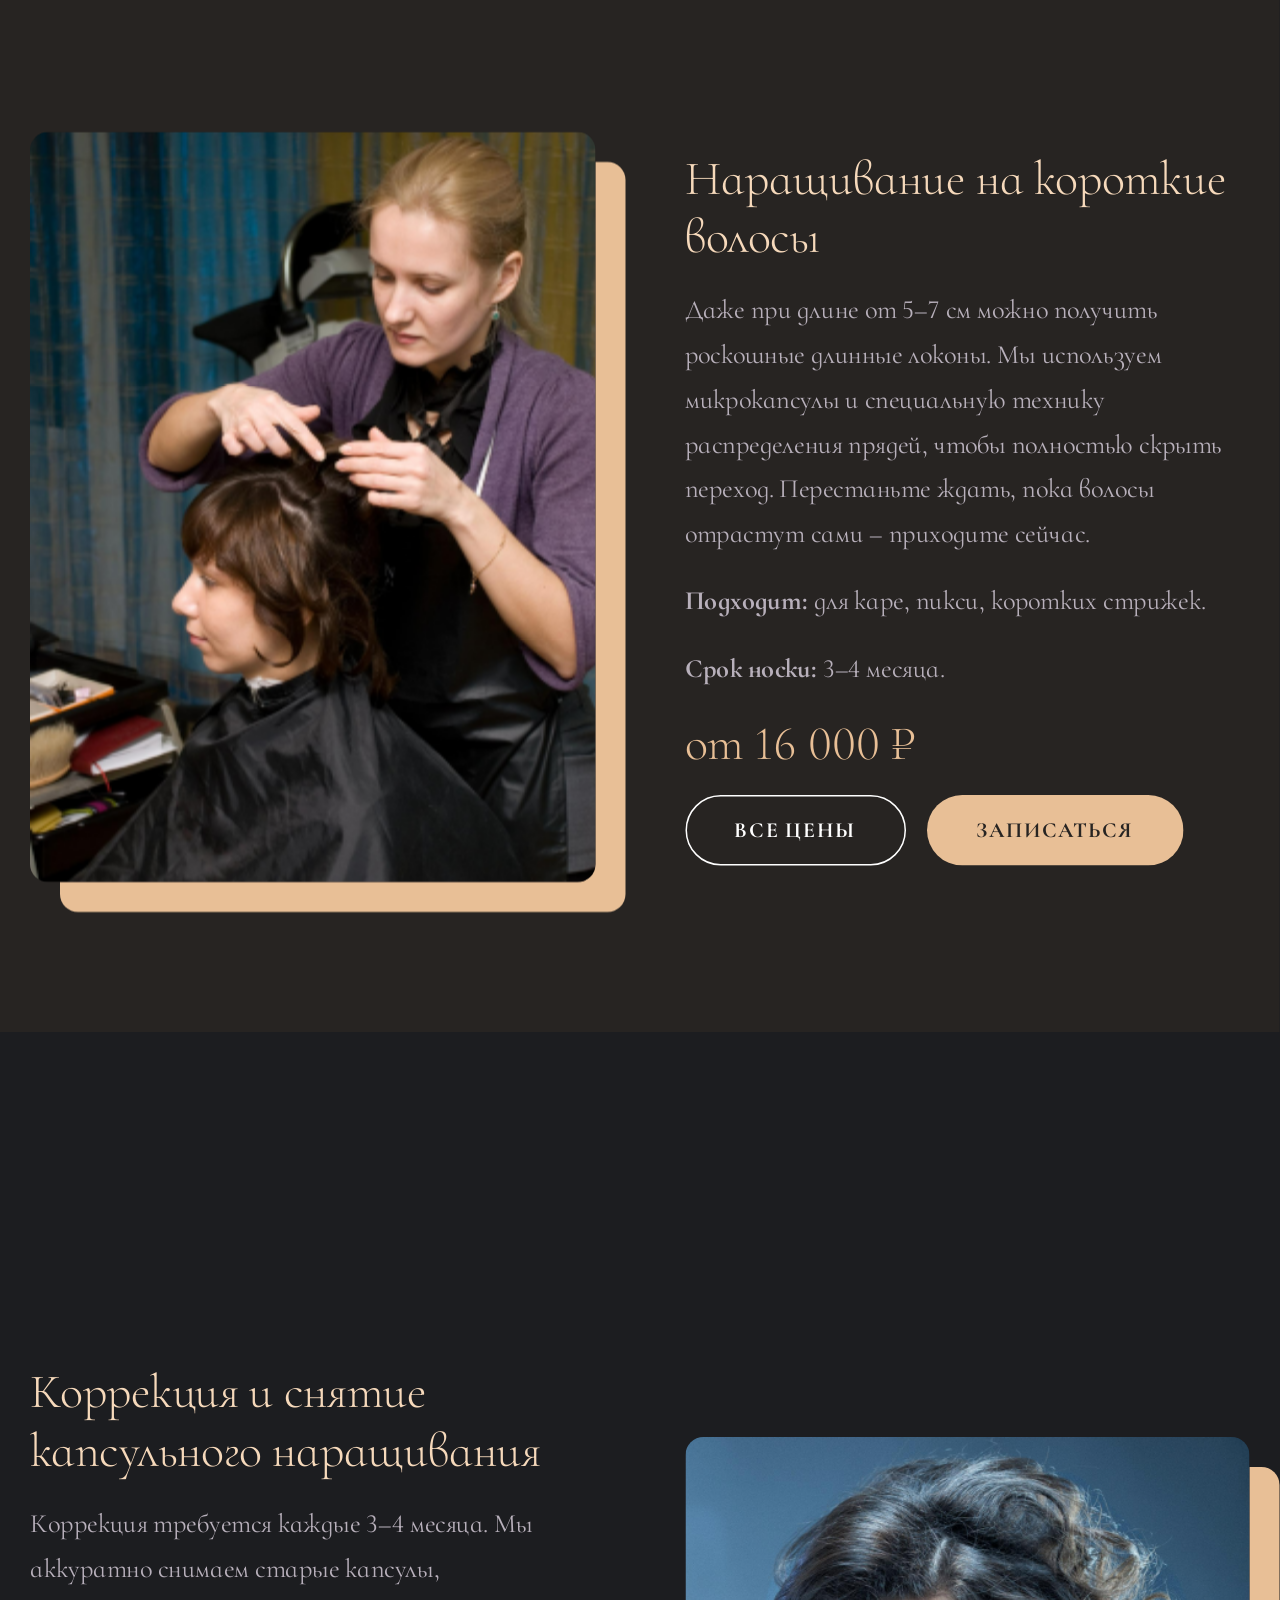
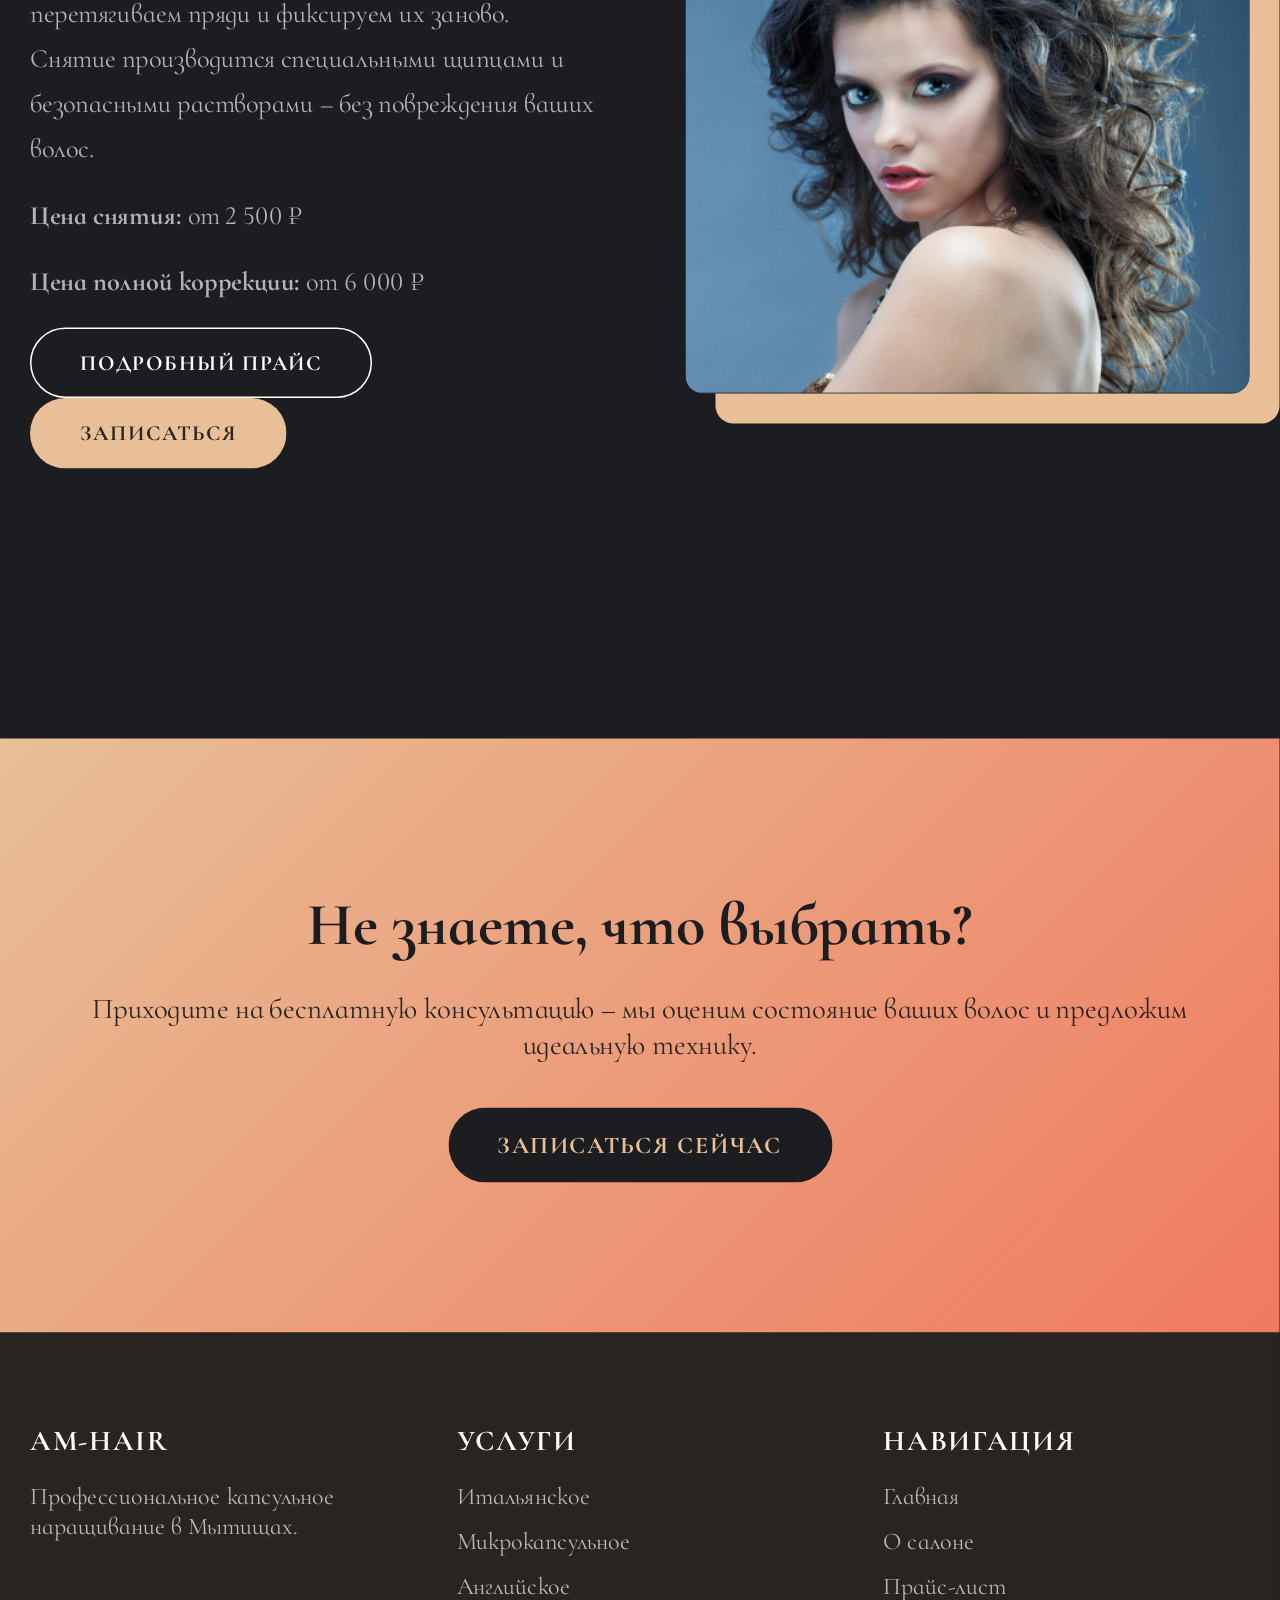
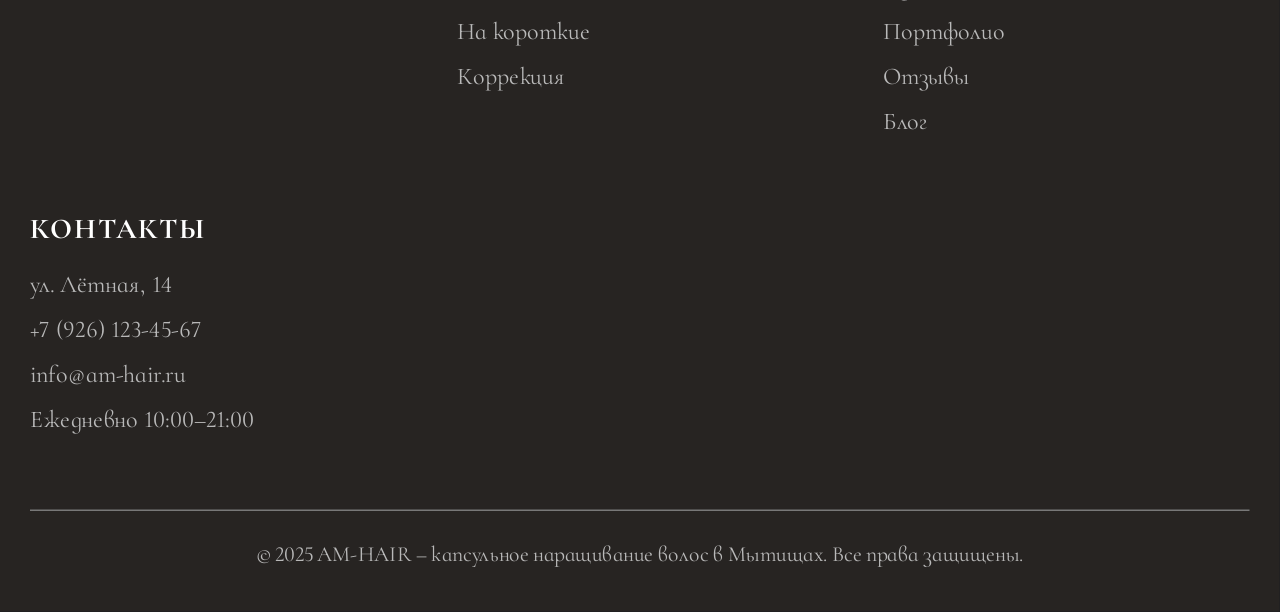
<file: types.html>
<!DOCTYPE html>
<html lang="ru">
<head>
  <meta charset="UTF-8">
  <meta name="viewport" content="width=device-width, initial-scale=1.0">
  <title>Виды капсульного наращивания волос в Мытищах | AM‑HAIR</title>
  <meta name="description" content="Все виды капсульного наращивания волос в Мытищах: итальянское, микрокапсульное, английское, на короткие волосы. Цены, описание технологий, фото до/после. Запись онлайн.">
  <meta name="robots" content="index, follow">
  <link rel="canonical" href="https://am-hair.ru/types.html">
  <link rel="preconnect" href="https://fonts.googleapis.com">
  <link rel="preconnect" href="https://fonts.gstatic.com" crossorigin>
  <link href="https://fonts.googleapis.com/css2?family=Cormorant+Infant:ital,wght@0,300;0,400;0,500;0,600;0,700;1,300;1,400&display=swap" rel="stylesheet">
  <link href="https://unpkg.com/aos@2.3.1/dist/aos.css" rel="stylesheet">
  <link rel="stylesheet" href="style.css">
  <style>
    .hero-types {
      padding: 140px 0 80px;
      text-align: center;
      background: linear-gradient(135deg, #1c1d20 0%, #2a2722 100%);
    }
    .hero-types h1 {
      font-size: clamp(2.5rem, 5vw, 3.5rem);
      font-weight: 600;
      color: #fff;
      margin-bottom: 20px;
    }
    .hero-types h1 span {
      color: #e8bf96;
    }
    .hero-types p {
      font-size: 1.2rem;
      color: #b8b0bb;
      max-width: 700px;
      margin: 0 auto;
    }
    .method-section {
      margin-bottom: 80px;
    }
    .method-details {
      display: grid;
      grid-template-columns: 1fr 1fr;
      gap: 60px;
      align-items: center;
      margin-top: 40px;
    }
    .method-details img {
      border-radius: 12px;
      box-shadow: 20px 20px 0 #e8bf96;
      width: 100%;
    }
    .method-text h3 {
      font-size: 2rem;
      font-weight: 300;
      color: #f6d9bb;
      margin-bottom: 15px;
    }
    .method-text p {
      font-size: 1.1rem;
      line-height: 1.7;
      color: #b8b0bb;
      margin-bottom: 15px;
    }
    .method-text .price-tag {
      font-size: 2rem;
      font-weight: 300;
      color: #e8bf96;
      margin: 15px 0;
    }
    @media (max-width: 768px) {
      .method-details {
        grid-template-columns: 1fr;
        gap: 30px;
      }
    }
    .faq-inline {
      margin-top: 30px;
    }
  </style>
</head>
<body>
  <!-- HEADER -->
  <header id="header">
    <div class="container header-inner">
      <a href="index.html" class="logo">AM-HAIR</a>
      <div class="burger" id="burger"><div></div><div></div><div></div></div>
            <nav class="nav" id="nav">
        <a href="about.html">О салоне</a>
        <a href="masters.html">Мастера</a>
        <a href="types.html">Виды</a>
        <a href="correction.html">Коррекция</a>
        <a href="price.html">Прайс</a>
        <a href="promo.html">Акции</a>
        <a href="portfolio.html">Портфолио</a>
        <a href="reviews.html">Отзывы</a>
        <a href="faq.html">FAQ</a>
        <a href="blog.html">Блог</a>
        <a href="contacts.html">Контакты</a>
      </nav>
    </div>
  </header>

  <main>
    <!-- Hero-секция -->
    <section class="hero-types">
      <div class="container" data-aos="fade-up">
        <h1>Виды капсульного <span>наращивания волос</span> в Мытищах</h1>
        <p>Выберите идеальную технику: итальянское, микрокапсульное, английское или наращивание на короткие волосы. Проконсультируем и подберём лучший вариант.</p>
        <a href="contacts.html" class="btn btn-primary" style="margin-top:25px;">Записаться на консультацию</a>
      </div>
    </section>

    <!-- 1. Итальянское наращивание -->
    <section class="section-padding method-section">
      <div class="container">
        <div class="method-details">
          <div class="method-text" data-aos="fade-right">
            <h3>Итальянское капсульное наращивание</h3>
            <p>Классика горячего метода. Используются готовые волосы с уже сформированной кератиновой капсулой. Мастер прикрепляет прядь к родным волосам специальными щипцами, разогревая кератин до 180 °C. Капсула получается плоской, прозрачной и абсолютно неощутимой.</p>
            <p><strong>Подходит:</strong> для длины от 10 см, нормальных и густых волос.</p>
            <p><strong>Срок носки:</strong> до 4 месяцев. Затем требуется коррекция.</p>
            <div class="price-tag">от 12 000 ₽</div>
            <a href="price.html" class="btn btn-outline" style="margin-right:10px;">Все цены</a>
            <a href="contacts.html" class="btn btn-primary">Записаться</a>
            <div class="faq-inline">
              <div class="faq-item">
                <div class="faq-question">Часто задаваемые вопросы по итальянскому наращиванию <span class="faq-icon">+</span></div>
                <div class="faq-answer">
                  <p><strong>Сколько держатся капсулы?</strong> – до 4 месяцев при правильном уходе.</p>
                  <p><strong>Можно ли делать итальянское наращивание на тонкие волосы?</strong> – да, но лучше выбрать микрокапсулы для меньшей нагрузки.</p>
                </div>
              </div>
            </div>
          </div>
          <div class="method-image" data-aos="fade-left">
            <img src="img/_5070.png" alt="Итальянское капсульное наращивание в Мытищах">
          </div>
        </div>
      </div>
    </section>

    <!-- 2. Микрокапсульное наращивание -->
    <section class="section-padding method-section" style="background:#272422;">
      <div class="container">
        <div class="method-details">
          <div class="method-image" data-aos="fade-right">
            <img src="img/_5240.png" alt="Микрокапсульное наращивание в Мытищах">
          </div>
          <div class="method-text" data-aos="fade-left">
            <h3>Микрокапсульное наращивание</h3>
            <p>Технология для тонких, ослабленных и коротких волос (от 7 см). Капсулы в два раза меньше стандартных, вес пряди минимален. Нагрузка на корень практически отсутствует, что исключает повреждение родных волос.</p>
            <p><strong>Подходит:</strong> для первого опыта, для тонких и редких волос, для коротких стрижек.</p>
            <p><strong>Срок носки:</strong> 3–4 месяца.</p>
            <div class="price-tag">от 14 000 ₽</div>
            <a href="price.html" class="btn btn-outline" style="margin-right:10px;">Все цены</a>
            <a href="contacts.html" class="btn btn-primary">Записаться</a>
          </div>
        </div>
      </div>
    </section>

    <!-- 3. Английское наращивание -->
    <section class="section-padding method-section">
      <div class="container">
        <div class="method-details">
          <div class="method-text" data-aos="fade-right">
            <h3>Английское горячее наращивание</h3>
            <p>Капсула формируется вручную из термостойкой смолы прямо на волосах клиентки. Это даёт максимально естественный эффект, особенно на густых волосах. Требует высокой квалификации мастера – наши специалисты владеют этой техникой в совершенстве.</p>
            <p><strong>Подходит:</strong> для густых волос, для тех, кто хочет максимальную незаметность.</p>
            <p><strong>Срок носки:</strong> до 3 месяцев.</p>
            <div class="price-tag">от 15 000 ₽</div>
            <a href="price.html" class="btn btn-outline" style="margin-right:10px;">Все цены</a>
            <a href="contacts.html" class="btn btn-primary">Записаться</a>
          </div>
          <div class="method-image" data-aos="fade-left">
            <img src="img/_7380.png" alt="Английское наращивание волос в Мытищах">
          </div>
        </div>
      </div>
    </section>

    <!-- 4. На короткие волосы -->
    <section class="section-padding method-section" style="background:#272422;">
      <div class="container">
        <div class="method-details">
          <div class="method-image" data-aos="fade-right">
            <img src="img/_12770.png" alt="Капсульное наращивание на короткие волосы в Мытищах">
          </div>
          <div class="method-text" data-aos="fade-left">
            <h3>Наращивание на короткие волосы</h3>
            <p>Даже при длине от 5–7 см можно получить роскошные длинные локоны. Мы используем микрокапсулы и специальную технику распределения прядей, чтобы полностью скрыть переход. Перестаньте ждать, пока волосы отрастут сами – приходите сейчас.</p>
            <p><strong>Подходит:</strong> для каре, пикси, коротких стрижек.</p>
            <p><strong>Срок носки:</strong> 3–4 месяца.</p>
            <div class="price-tag">от 16 000 ₽</div>
            <a href="price.html" class="btn btn-outline" style="margin-right:10px;">Все цены</a>
            <a href="contacts.html" class="btn btn-primary">Записаться</a>
          </div>
        </div>
      </div>
    </section>

    <!-- 5. Коррекция и снятие -->
    <section class="section-padding method-section">
      <div class="container">
        <div class="method-details">
          <div class="method-text" data-aos="fade-right">
            <h3>Коррекция и снятие капсульного наращивания</h3>
            <p>Коррекция требуется каждые 3–4 месяца. Мы аккуратно снимаем старые капсулы, перетягиваем пряди и фиксируем их заново. Снятие производится специальными щипцами и безопасными растворами – без повреждения ваших волос.</p>
            <p><strong>Цена снятия:</strong> от 2 500 ₽</p>
            <p><strong>Цена полной коррекции:</strong> от 6 000 ₽</p>
            <a href="price.html" class="btn btn-outline" style="margin-right:10px;">Подробный прайс</a>
            <a href="contacts.html" class="btn btn-primary">Записаться</a>
          </div>
          <div class="method-image" data-aos="fade-left">
            <img src="img/_277130.png" alt="Коррекция капсульного наращивания Мытищи">
          </div>
        </div>
      </div>
    </section>

    <!-- Призыв к действию -->
    <section class="section-padding" style="background: linear-gradient(135deg, #e8bf96, #f07a60);">
      <div class="container" style="text-align:center;" data-aos="zoom-in">
        <h2 style="color:#1c1d20; font-size:2.5rem; margin-bottom:20px;">Не знаете, что выбрать?</h2>
        <p style="color:#272422; font-size:1.2rem; margin-bottom:30px;">Приходите на бесплатную консультацию – мы оценим состояние ваших волос и предложим идеальную технику.</p>
        <a href="contacts.html" class="btn btn-primary" style="background:#1c1d20; color:#e8bf96; font-size:1rem;">Записаться сейчас</a>
      </div>
    </section>
  </main>

  <!-- FOOTER -->
  <footer>
    <div class="container">
      <div class="footer-grid">
        <div><h4>AM-HAIR</h4><p>Профессиональное капсульное наращивание в Мытищах.</p></div>
        <div><h4>Услуги</h4><a href="types.html">Итальянское</a><a href="types.html">Микрокапсульное</a><a href="types.html">Английское</a><a href="types.html">На короткие</a><a href="types.html">Коррекция</a></div>
        <div><h4>Навигация</h4><a href="index.html">Главная</a><a href="about.html">О салоне</a><a href="price.html">Прайс-лист</a><a href="portfolio.html">Портфолио</a><a href="reviews.html">Отзывы</a><a href="blog.html">Блог</a></div>
        <div><h4>Контакты</h4><p>ул. Лётная, 14</p><p>+7 (926) 123-45-67</p><p>info@am-hair.ru</p><p>Ежедневно 10:00–21:00</p></div>
      </div>
      <div class="copyright">© 2025 AM-HAIR – капсульное наращивание волос в Мытищах. Все права защищены.</div>
    </div>
  </footer>

  <div class="scroll-top" id="scrollTop">↑</div>

  <!-- JSON-LD микроразметка: список услуг и отдельные Service -->
  <script type="application/ld+json">
    {
      "@context": "https://schema.org",
      "@type": "ItemList",
      "itemListElement": [
        {
          "@type": "Service",
          "name": "Итальянское капсульное наращивание волос",
          "description": "Горячее наращивание с использованием готовых кератиновых капсул. Плоская незаметная капсула. Срок носки до 4 месяцев.",
          "provider": { "@type": "HairSalon", "name": "AM-HAIR" },
          "offers": { "@type": "Offer", "price": "12000", "priceCurrency": "RUB" }
        },
        {
          "@type": "Service",
          "name": "Микрокапсульное наращивание волос",
          "description": "Деликатная техника для тонких и коротких волос с уменьшенными капсулами.",
          "provider": { "@type": "HairSalon", "name": "AM-HAIR" },
          "offers": { "@type": "Offer", "price": "14000", "priceCurrency": "RUB" }
        },
        {
          "@type": "Service",
          "name": "Английское горячее наращивание волос",
          "description": "Ручная формовка капсул из термостойкой смолы для максимальной естественности.",
          "provider": { "@type": "HairSalon", "name": "AM-HAIR" },
          "offers": { "@type": "Offer", "price": "15000", "priceCurrency": "RUB" }
        },
        {
          "@type": "Service",
          "name": "Капсульное наращивание на короткие волосы",
          "description": "Удлинение волос от 5 см с помощью микрокапсул и специального распределения прядей.",
          "provider": { "@type": "HairSalon", "name": "AM-HAIR" },
          "offers": { "@type": "Offer", "price": "16000", "priceCurrency": "RUB" }
        },
        {
          "@type": "Service",
          "name": "Коррекция и снятие капсульного наращивания",
          "description": "Бережное удаление и перетяжка капсул. Снятие от 2500 ₽, полная коррекция от 6000 ₽.",
          "provider": { "@type": "HairSalon", "name": "AM-HAIR" }
        }
      ]
    }
  </script>

  <script src="https://unpkg.com/aos@2.3.1/dist/aos.js"></script>
  <script>
    AOS.init({duration:800, once:true, offset:100, easing:'ease-in-out'});
    const burger = document.getElementById('burger');
    if(burger) {
      burger.addEventListener('click', function() {
        document.getElementById('nav').classList.toggle('active');
      });
    }
    document.querySelectorAll('a[href^="#"]').forEach(anchor => {
      anchor.addEventListener('click', function (e) {
        e.preventDefault();
        const target = document.querySelector(this.getAttribute('href'));
        if(target) {
          target.scrollIntoView({ behavior: 'smooth' });
          document.getElementById('nav').classList.remove('active');
        }
      });
    });
    const scrollTop = document.getElementById('scrollTop');
    window.addEventListener('scroll', () => {
      scrollTop.classList.toggle('show', window.scrollY > 600);
    });
    scrollTop.addEventListener('click', () => {
      window.scrollTo({ top: 0, behavior: 'smooth' });
    });
    const header = document.getElementById('header');
    window.addEventListener('scroll', function() {
      header.classList.toggle('scrolled', window.scrollY > 50);
    });
    // FAQ toggle на странице
    document.querySelectorAll('.faq-item').forEach(item => {
      item.addEventListener('click', () => {
        item.classList.toggle('active');
        const icon = item.querySelector('.faq-icon');
        if (icon) icon.textContent = item.classList.contains('active') ? '−' : '+';
      });
    });
  </script>
</body>
</html>
</file>
<file: style.css>
* {
      margin: 0;
      padding: 0;
      box-sizing: border-box;
    }
    body {
      background: #1c1d20;
      color: #fff;
      font-family: 'Cormorant Infant', serif;
      overflow-x: hidden;
    }
    img {
      max-width: 100%;
      height: auto;
      display: block;
    }
    a {
      color: inherit;
      text-decoration: none;
    }
    .container {
      max-width: 1240px;
      margin: 0 auto;
      padding: 0 20px;
    }
    
    /* ===== HEADER ===== */
    header {
      position: fixed;
      top: 0;
      left: 0;
      width: 100%;
      z-index: 1000;
      padding: 20px 0;
      transition: background 0.3s;
      mix-blend-mode: difference;
    }
    header.scrolled {
      background: rgba(28,29,32,0.95);
      mix-blend-mode: normal;
    }
    .header-inner {
      display: flex;
      justify-content: space-between;
      align-items: center;
      flex-wrap: wrap;
    }
    .logo {
      font-family: 'Cormorant Infant', serif;
      font-size: 2rem;
      font-weight: 600;
      text-transform: uppercase;
      color: #e8bf96;
    }
    .burger {
      display: none;
      flex-direction: column;
      cursor: pointer;
    }
    .burger div {
      width: 28px;
      height: 2px;
      background: #fff;
      margin: 5px 0;
      transition: 0.3s;
    }
    .nav {
      display: flex;
      gap: 30px;
      align-items: center;
    }
    .nav a {
      font-family: 'Cormorant Infant', serif;
      font-size: 1rem;
      font-weight: 500;
      letter-spacing: 1px;
      text-transform: uppercase;
      color: #fff;
      transition: color 0.3s;
    }
    .nav a:hover {
      color: #e8bf96;
    }
    @media (max-width: 992px) {
      .nav {
        display: none;
        width: 100%;
        flex-direction: column;
        background: #1c1d20;
        padding: 20px;
        margin-top: 20px;
      }
      .nav.active {
        display: flex;
      }
      .burger {
        display: flex;
      }
    }
    
    /* ===== HERO ===== */
    .hero {
      position: relative;
      height: 100vh;
      min-height: 700px;
      display: flex;
      align-items: center;
      overflow: hidden;
      background: #1c1d20;
    }
    /* Новая обёртка для контента и фото */
/* ===== Hero-секция с iPhone-мокапом ===== */
.hero {
  position: relative;
  height: 100vh;
  min-height: 700px;
  display: flex;
  align-items: center;
  overflow: hidden;
  background: #1c1d20;
}

/* Фоновые эллипсы (можно оставить как есть) */
.hero-bg {
  position: absolute;
  top: 0; left: 0;
  width: 100%; height: 100%;
  z-index: 0;
}
.hero-bg .ellipse {
  position: absolute;
  border-radius: 50%;
  border: 2px solid #3e6a8f;
  opacity: 0.6;
  will-change: transform;
}
.hero-bg .ellipse-1 {
  width: 70vw; height: 70vw;
  max-width: 900px; max-height: 900px;
  top: -20%; right: -10%;
  transform: rotate(-20deg);
  animation: float 8s ease-in-out infinite;
}
.hero-bg .ellipse-2 {
  width: 50vw; height: 50vw;
  max-width: 600px; max-height: 600px;
  bottom: -15%; left: -5%;
  border-color: #e8bf96;
  animation: float 10s ease-in-out infinite reverse;
}
@keyframes float {
  0%, 100% { transform: rotate(-20deg) translateY(0px); }
  50% { transform: rotate(-20deg) translateY(30px); }
}

/* Обёртка контента и мокапа */
  .hero-wrapper {
    position: relative;
    z-index: 2;
    display: flex;
    align-items: center;
    justify-content: space-between;
    max-width: 1240px;
    width: 100%;
    margin: 0 auto;
    padding: 0 20px;
  }

  /* Текстовая часть */
  .hero-content {
    flex: 1;
    max-width: 650px;
  }
  .hero-content h1 {
    font-family: 'Cormorant Infant', serif;
    font-size: clamp(2.2rem, 4.5vw, 3.2rem);
    font-weight: 600;
    line-height: 1.1;
    color: #fff;
    margin-bottom: 20px;
  }
  .hero-content p {
    font-family: 'Cormorant Infant', serif;
    font-size: 1.1rem;
    color: #b8b0bb;
    margin-bottom: 30px;
  }

  /* Кнопки */
  .hero-buttons {
    display: flex;
    gap: 20px;
    flex-wrap: wrap;
  }
  .btn {
    display: inline-block;
    padding: 14px 32px;
    border-radius: 50px;
    font-family: 'Cormorant Infant', serif;
    font-weight: 700;
    font-size: 0.9rem;
    letter-spacing: 1px;
    text-transform: uppercase;
    border: 1px solid transparent;
    transition: all 0.3s;
    cursor: pointer;
  }
  .btn-primary {
    background: #e8bf96;
    color: #272422;
  }
  .btn-primary:hover {
    background: #f6d9bb;
  }
  .btn-outline {
    background: transparent;
    border-color: #fff;
    color: #fff;
  }
  .btn-outline:hover {
    background: #fff;
    color: #1c1d20;
  }

  /* iPhone-мокап */
  .iphone-mockup {
    position: relative;
    width: 45%;
    max-width: 220px;
    margin-left: 40px;
    filter: drop-shadow(0 10px 20px rgba(0,0,0,0.5));
    animation: slideUp 1s ease-out;
  }
  .iphone-frame {
    width: 100%;
    display: block;
    position: relative;
    z-index: 2;
    pointer-events: none; /* чтобы клики проходили сквозь рамку */
  }
  .iphone-video {
    position: absolute;
    top: 0%;          /* подгоните под вашу PNG-рамку */
    left: 50%;
    transform: translateX(-50%);
    width: 98%;        /* ширина экрана внутри рамки */
    height: 99%;       /* высота экрана */
    object-fit: cover;
    border-radius: 30px; /* скругление под экран iPhone */
    z-index: 1;
  }

  /* Анимация появления */
  @keyframes slideUp {
    from { transform: translateY(30px); opacity: 0; }
    to { transform: translateY(0); opacity: 1; }
  }

  /* Адаптация для планшетов и телефонов */
  @media (max-width: 768px) {
    .hero-wrapper {
      flex-direction: column;
      text-align: center;
    }
    .iphone-mockup {
      width: 80%;
      margin: 30px auto 0;
    }
    .hero-content {
      max-width: 100%;
    }
  }
    /* ===== TICKER ===== */
    .ticker {
      background: #e8bf96;
      padding: 15px 0;
      overflow: hidden;
      white-space: nowrap;
    }
    .ticker-wrap {
      display: inline-flex;
      animation: ticker 20s linear infinite;
    }
    .ticker-item {
      font-family: 'Cormorant Infant', serif;
      font-size: 1.4rem;
      font-weight: 300;
      color: #000;
      margin-right: 40px;
      display: flex;
      align-items: center;
      gap: 30px;
    }
    .ticker-item img {
      width: 24px;
      height: 24px;
    }
    @keyframes ticker {
      0% { transform: translateX(0); }
      100% { transform: translateX(-50%); }
    }
    
    /* ===== SECTION COMMONS ===== */
    .section-padding {
      padding: 100px 0;
    }
    .section-header {
      text-align: center;
      margin-bottom: 60px;
    }
    .section-header .label {
      font-family: 'Cormorant Infant', serif;
      font-size: 0.9rem;
      letter-spacing: 2px;
      text-transform: uppercase;
      color: #b8b0bb;
      margin-bottom: 10px;
    }
    .section-header h2 {
      font-family: 'Cormorant Infant', serif;
      font-size: 2.6rem;
      font-weight: 300;
      line-height: 1.2;
      color: #fff;
    }
    .section-header h2 span {
      color: #f6d9bb;
    }
    .section-header p {
      color: #b8b0bb;
      max-width: 600px;
      margin: 20px auto 0;
      font-size: 1.1rem;
    }
    @media (max-width: 768px) {
      .section-header h2 {
        font-size: 2rem;
      }
    }
    
    /* ===== ABOUT SALON ===== */
        .about-img video {
      width: 100%;
      height: 410px;
      display: block;
      border-radius: 12px;
      box-shadow: 20px 20px 0 #e8bf96;   /* такая же цветная тень, как у фото */
      object-fit: cover;                 /* видео обрезается под размер контейнера */
      background: #000;                  /* фон на время загрузки */
    }
    .about-grid {
      display: grid;
      grid-template-columns: 1fr 1fr;
      gap: 60px;
      align-items: center;
    }
    .about-text .label {
      font-family: 'Cormorant Infant', serif;
      font-size: 0.9rem;
      letter-spacing: 2px;
      text-transform: uppercase;
      color: #b8b0bb;
      margin-bottom: 10px;
    }
    .about-text h2 {
      font-family: 'Cormorant Infant', serif;
      font-size: 2.2rem;
      font-weight: 300;
      line-height: 1.2;
      color: #f6d9bb;
      margin-bottom: 20px;
    }
    .about-text p {
      font-size: 1.1rem;
      line-height: 1.7;
      color: #b8b0bb;
      margin-bottom: 20px;
    }
    @media (max-width: 768px) {
      .about-grid {
        grid-template-columns: 1fr;
        gap: 30px;
      }
    }
    
    /* ===== MASTERS ===== */
    .masters-grid {
      display: grid;
      grid-template-columns: repeat(auto-fit, minmax(280px, 1fr));
      gap: 30px;
    }
    .master-card {
      background: #272422;
      border-radius: 12px;
      overflow: hidden;
      transition: transform 0.3s;
      border: 1px solid #3a3a3a;
      text-align: center;
      padding-bottom: 20px;
    }
    .master-card:hover {
      transform: translateY(-10px);
      border-color: #e8bf96;
    }
    .master-card img {
      width: 100%;
      height: 350px;
      object-fit: cover;
    }
    .master-card h3 {
      font-family: 'Cormorant Infant', serif;
      font-size: 1.6rem;
      margin: 20px 0 10px;
    }
    .master-card p {
      color: #b8b0bb;
      padding: 0 20px;
      font-size: 1rem;
    }
    
    /* ===== SERVICES ===== */
    .services-grid {
      display: grid;
      grid-template-columns: repeat(auto-fit, minmax(250px, 1fr));
      gap: 30px;
    }
    .service-card {
      background: #272422;
      padding: 40px 30px;
      border-radius: 12px;
      text-align: center;
      transition: all 0.3s ease;
      border: 1px solid #3a3a3a;
    }
    .service-card:hover {
      transform: translateY(-8px);
      border-color: #e8bf96;
      box-shadow: 0 15px 30px rgba(0,0,0,0.5);
    }
    .service-card img {
      width: 60px;
      height: 60px;
      margin: 0 auto 20px;
    }
    .service-card h3 {
      font-family: 'Cormorant Infant', serif;
      font-size: 1.5rem;
      margin-bottom: 15px;
    }
    .service-card p {
      color: #b8b0bb;
      line-height: 1.6;
      font-size: 1rem;
    }
    
    /* ===== PRICE TABLE ===== */
    .price-grid {
      display: grid;
      grid-template-columns: repeat(auto-fit, minmax(220px, 1fr));
      gap: 30px;
    }
    .price-item {
      background: #272422;
      padding: 30px;
      border-radius: 12px;
      text-align: center;
      border: 1px solid #3a3a3a;
      transition: all 0.3s;
    }
    .price-item:hover {
      border-color: #e8bf96;
      transform: scale(1.03);
    }
    .price-item h4 {
      font-family: 'Cormorant Infant', serif;
      font-size: 1.3rem;
      margin-bottom: 10px;
    }
    .price-item .cost {
      font-family: 'Cormorant Infant', serif;
      font-size: 2rem;
      font-weight: 300;
      color: #e8bf96;
      margin: 15px 0;
    }
    .price-item ul {
      list-style: none;
      color: #b8b0bb;
      font-size: 0.95rem;
    }
    .price-item ul li {
      margin-bottom: 8px;
    }
    
    /* ===== PROMOTIONS ===== */
    .promo-card {
      background: linear-gradient(135deg, #e8bf96, #f07a60);
      border-radius: 12px;
      padding: 40px;
      display: flex;
      align-items: center;
      justify-content: space-between;
      flex-wrap: wrap;
      color: #1c1d20;
      margin-bottom: 30px;
    }
    .promo-card h3 {
      font-family: 'Cormorant Infant', serif;
      font-size: 2rem;
      font-weight: 300;
    }
    .promo-card p {
      font-size: 1.1rem;
      max-width: 500px;
    }
    .promo-card .btn {
      background: #1c1d20;
      color: #e8bf96;
    }
    
    /* ===== PORTFOLIO ===== */
    .masonry {
      column-count: 3;
      column-gap: 20px;
    }
    .masonry-item {
      break-inside: avoid;
      margin-bottom: 20px;
      border-radius: 12px;
      overflow: hidden;
      transition: transform 0.4s, box-shadow 0.4s;
    }
    .masonry-item:hover {
      transform: translateY(-5px);
      box-shadow: 0 20px 30px rgba(0,0,0,0.5);
    }
    .masonry-item img {
      width: 100%;
      display: block;
    }
    @media (max-width: 768px) {
      .masonry {
        column-count: 2;
      }
    }
    
    /* ===== REVIEWS ===== */
    .reviews-grid {
      display: grid;
      grid-template-columns: repeat(auto-fit, minmax(300px, 1fr));
      gap: 30px;
    }
    .review-card {
      background: #272422;
      padding: 30px;
      border-radius: 12px;
      border: 1px solid #3a3a3a;
      transition: all 0.3s;
    }
    .review-card:hover {
      border-color: #e8bf96;
    }
    .review-text {
      font-size: 1.05rem;
      line-height: 1.7;
      color: #d1d1d1;
      margin-bottom: 20px;
    }
    .review-author {
      font-family: 'Cormorant Infant', serif;
      font-size: 1.3rem;
      color: #e8bf96;
    }
    
    /* ===== FAQ ===== */
    .faq-list {
      max-width: 800px;
      margin: 0 auto;
    }
    .faq-item {
      background: #272422;
      border-radius: 12px;
      padding: 25px;
      margin-bottom: 15px;
      cursor: pointer;
      border: 1px solid #3a3a3a;
      transition: all 0.3s;
    }
    .faq-item:hover {
      border-color: #e8bf96;
    }
    .faq-question {
      font-family: 'Cormorant Infant', serif;
      font-size: 1.3rem;
      display: flex;
      justify-content: space-between;
      align-items: center;
    }
    .faq-answer {
      margin-top: 15px;
      color: #b8b0bb;
      display: none;
      line-height: 1.7;
      font-size: 1rem;
    }
    .faq-item.active .faq-answer {
      display: block;
    }
    .faq-icon {
      font-size: 1.3rem;
    }
    
    /* ===== BLOG ===== */
    .blog-grid {
      display: grid;
      grid-template-columns: repeat(auto-fit, minmax(300px, 1fr));
      gap: 30px;
    }
    .blog-card {
      background: #272422;
      border-radius: 12px;
      overflow: hidden;
      transition: transform 0.3s;
      border: 1px solid #3a3a3a;
    }
    .blog-card:hover {
      transform: translateY(-8px);
      border-color: #e8bf96;
    }
    .blog-card img {
      width: 100%;
      height: 220px;
      object-fit: cover;
    }
    .blog-card-content {
      padding: 20px;
    }
    .blog-card h4 {
      font-family: 'Cormorant Infant', serif;
      font-size: 1.5rem;
      margin-bottom: 10px;
    }
    .blog-card p {
      color: #b8b0bb;
      margin-bottom: 15px;
      font-size: 1rem;
    }
    .blog-card .read-more {
      color: #e8bf96;
      font-weight: 600;
    }
    
    /* ===== CONTACTS ===== */
    .contact-grid {
      display: grid;
      grid-template-columns: 1fr 1fr;
      gap: 60px;
    }
    .contact-info p {
      font-size: 1.1rem;
      margin-bottom: 15px;
    }
    .contact-info .btn {
      margin-top: 20px;
    }
    .map iframe {
      width: 100%;
      height: 400px;
      border: 0;
      border-radius: 12px;
    }
    @media (max-width: 768px) {
      .contact-grid {
        grid-template-columns: 1fr;
      }
    }
    
    /* ===== FOOTER ===== */
    footer {
      background: #272422;
      padding: 60px 0 30px;
    }
    .footer-grid {
      display: grid;
      grid-template-columns: repeat(auto-fit, minmax(200px, 1fr));
      gap: 40px;
      margin-bottom: 40px;
    }
    .footer-grid h4 {
      font-family: 'Cormorant Infant', serif;
      font-size: 1.2rem;
      letter-spacing: 1px;
      text-transform: uppercase;
      margin-bottom: 15px;
      color: #fff;
    }
    .footer-grid p, .footer-grid a {
      color: #b9b9b9;
      display: block;
      margin-bottom: 10px;
      font-size: 1rem;
    }
    .footer-grid a:hover {
      color: #e8bf96;
    }
    .copyright {
      border-top: 1px solid #787878;
      padding-top: 20px;
      text-align: center;
      color: #b9b9b9;
      font-size: 0.9rem;
    }
    
    /* ===== SCROLL TO TOP ===== */
    .scroll-top {
      position: fixed;
      bottom: 30px;
      right: 30px;
      width: 50px;
      height: 50px;
      background: #e8bf96;
      border-radius: 50%;
      display: flex;
      align-items: center;
      justify-content: center;
      font-size: 1.3rem;
      color: #1c1d20;
      cursor: pointer;
      transition: 0.3s;
      z-index: 999;
      opacity: 0;
      visibility: hidden;
      box-shadow: 0 5px 15px rgba(0,0,0,0.3);
    }
    .scroll-top.show {
      opacity: 1;
      visibility: visible;
    }
    .scroll-top:hover {
      background: #f6d9bb;
      transform: translateY(-3px);
    }
    
    /* ===== FORM STYLES ===== */
    .contact-form input,
    .contact-form textarea {
      width: 100%;
      padding: 15px;
      margin-bottom: 15px;
      border-radius: 30px;
      border: none;
      background: #2a2a2a;
      color: #fff;
      font-family: 'Cormorant Infant', serif;
      font-size: 1rem;
    }
    .contact-form input::placeholder,
    .contact-form textarea::placeholder {
      color: #888;
    }
    .contact-form button {
      width: 100%;
    }

    @media (min-width: 1025px) {
  body {
    transform-origin: top left;
    transform: scale(1.5);
    width: 66.6667%; /* 100% / 1.5 */
    height: 66.6667vh; /* чтобы не было лишней прокрутки */
  }
}
</file>
